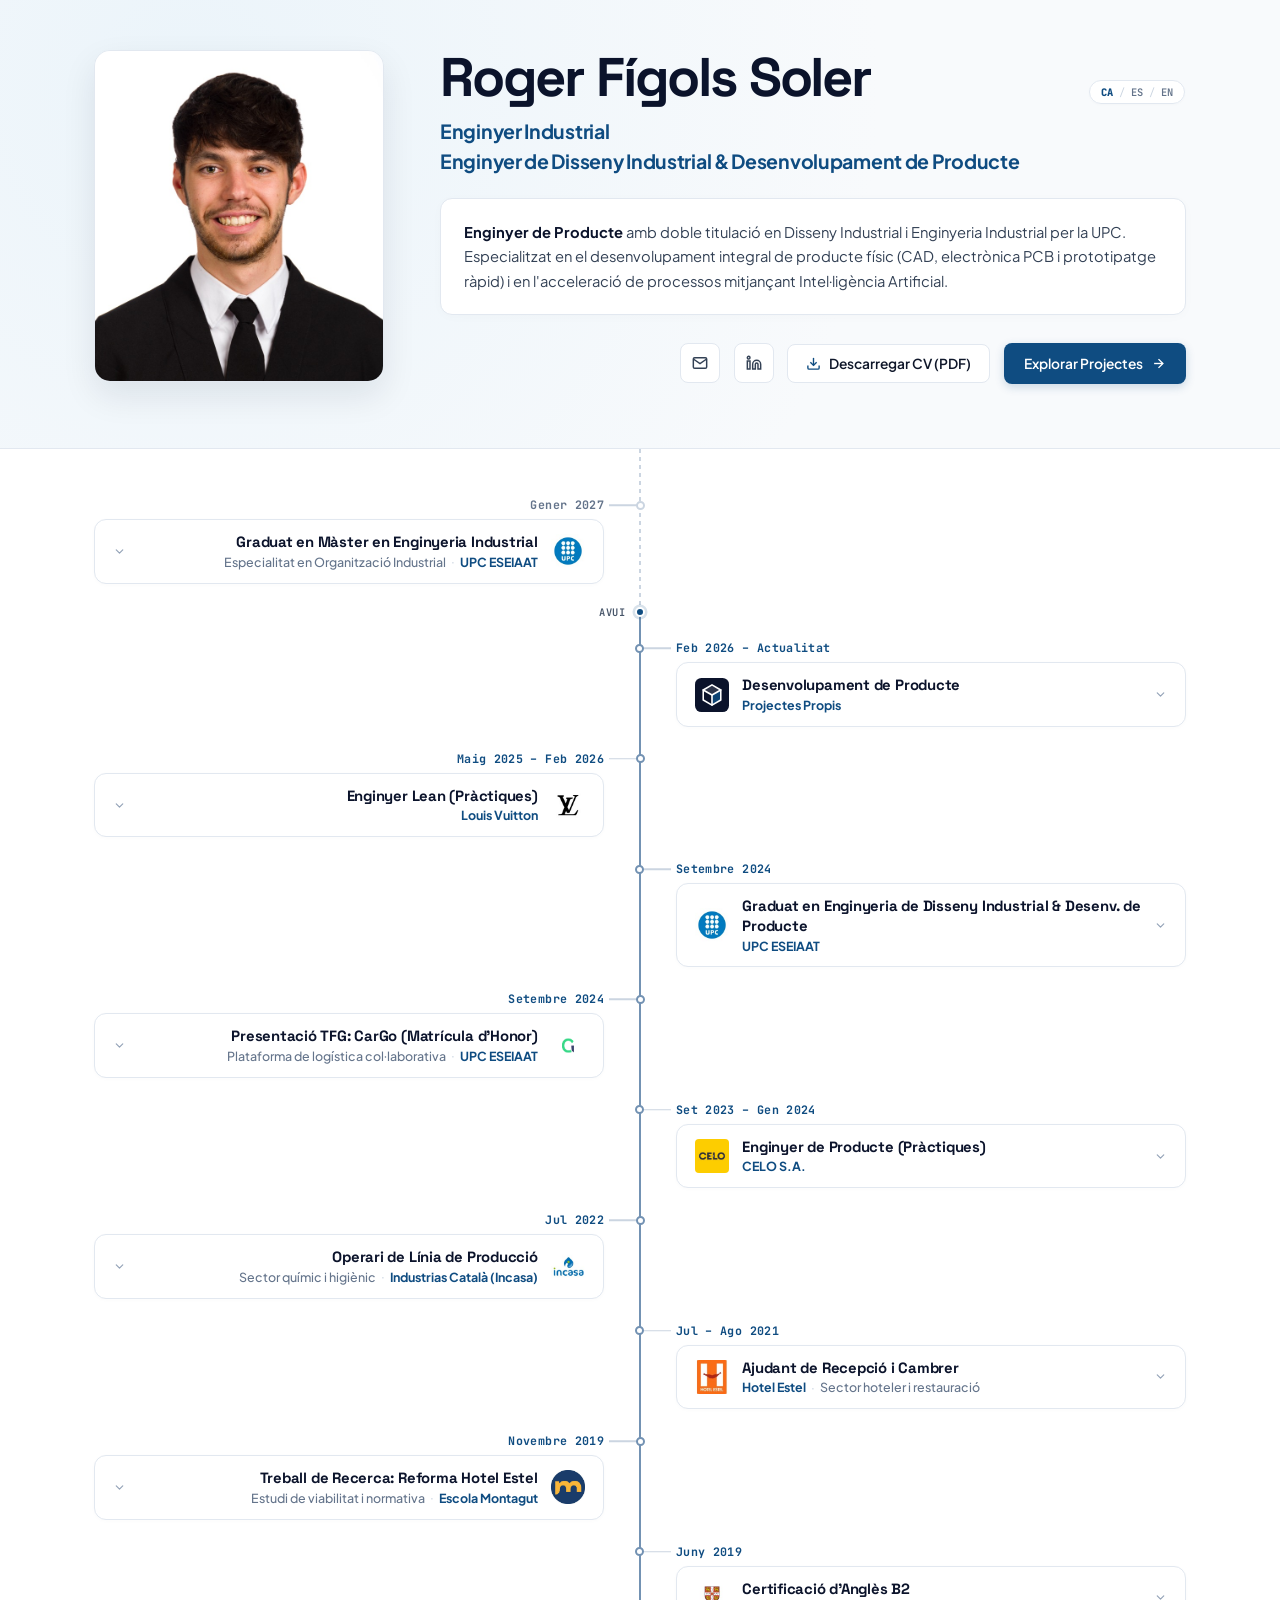
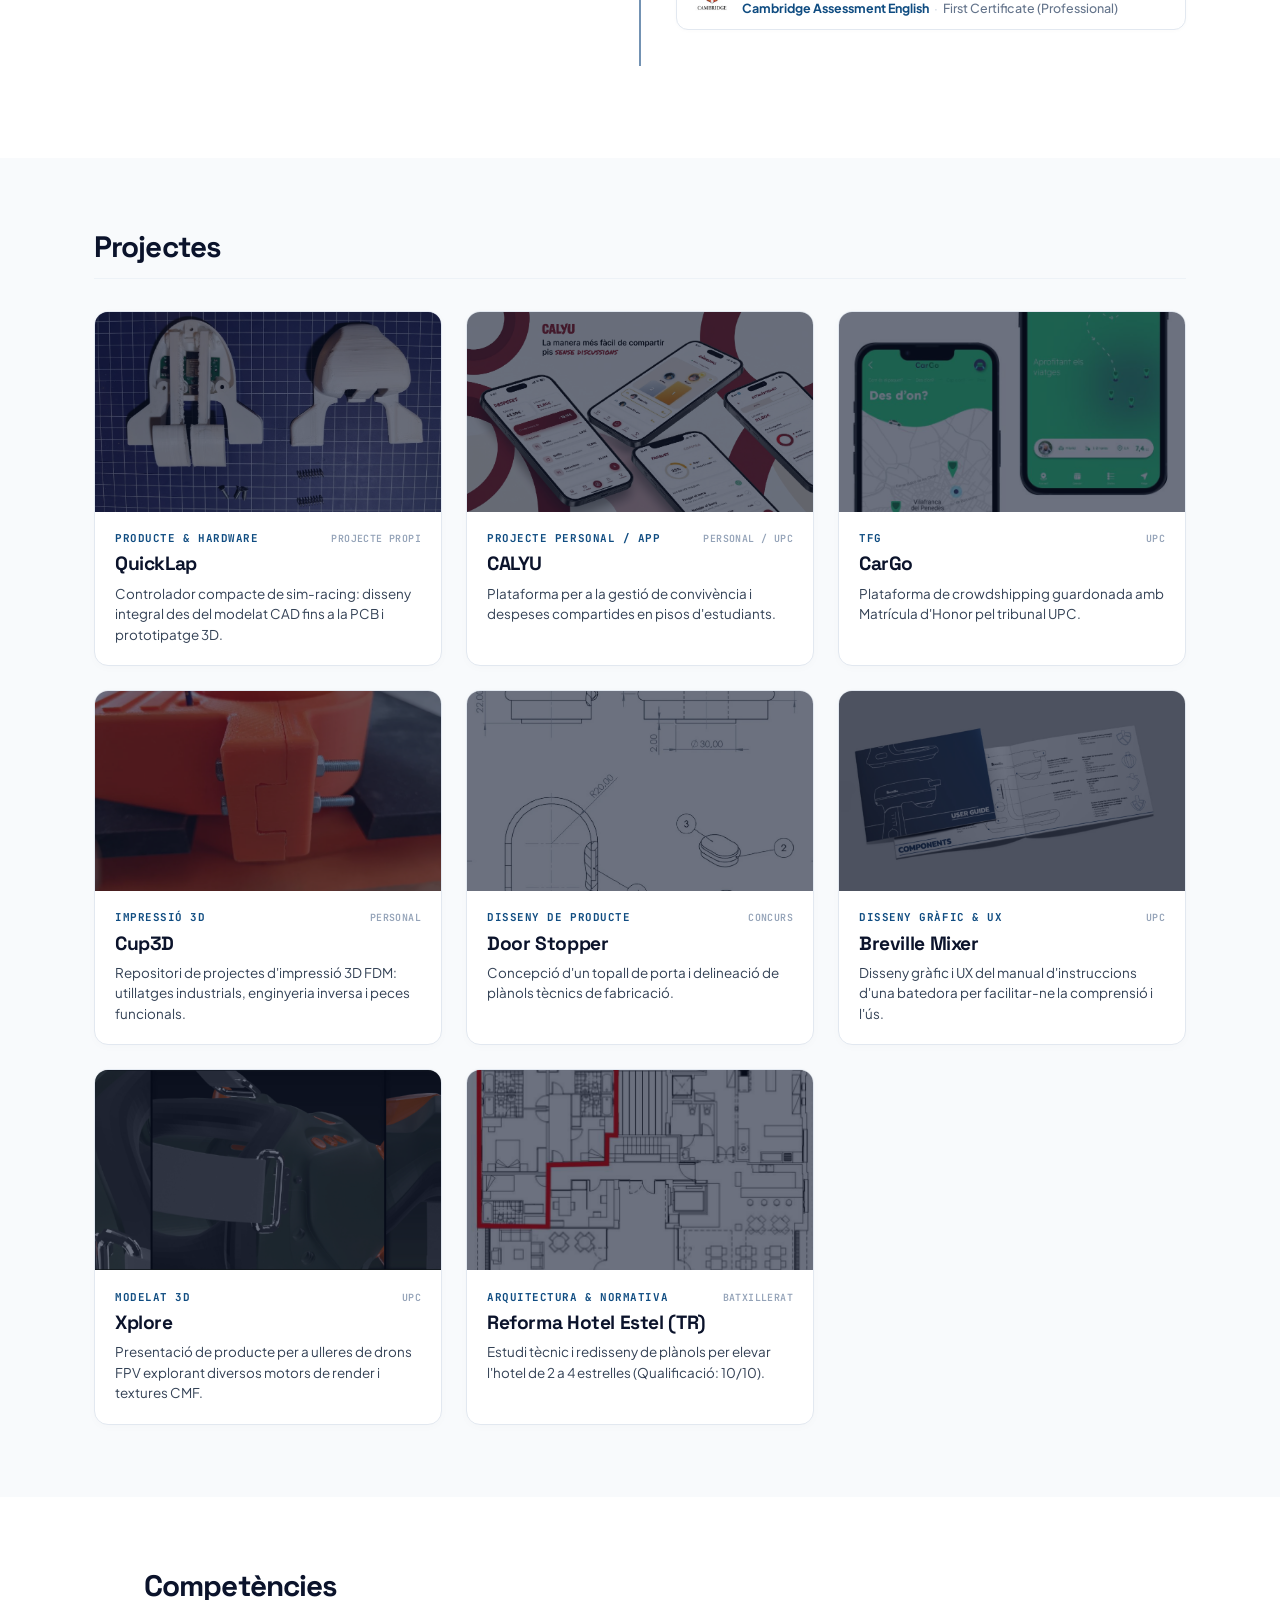
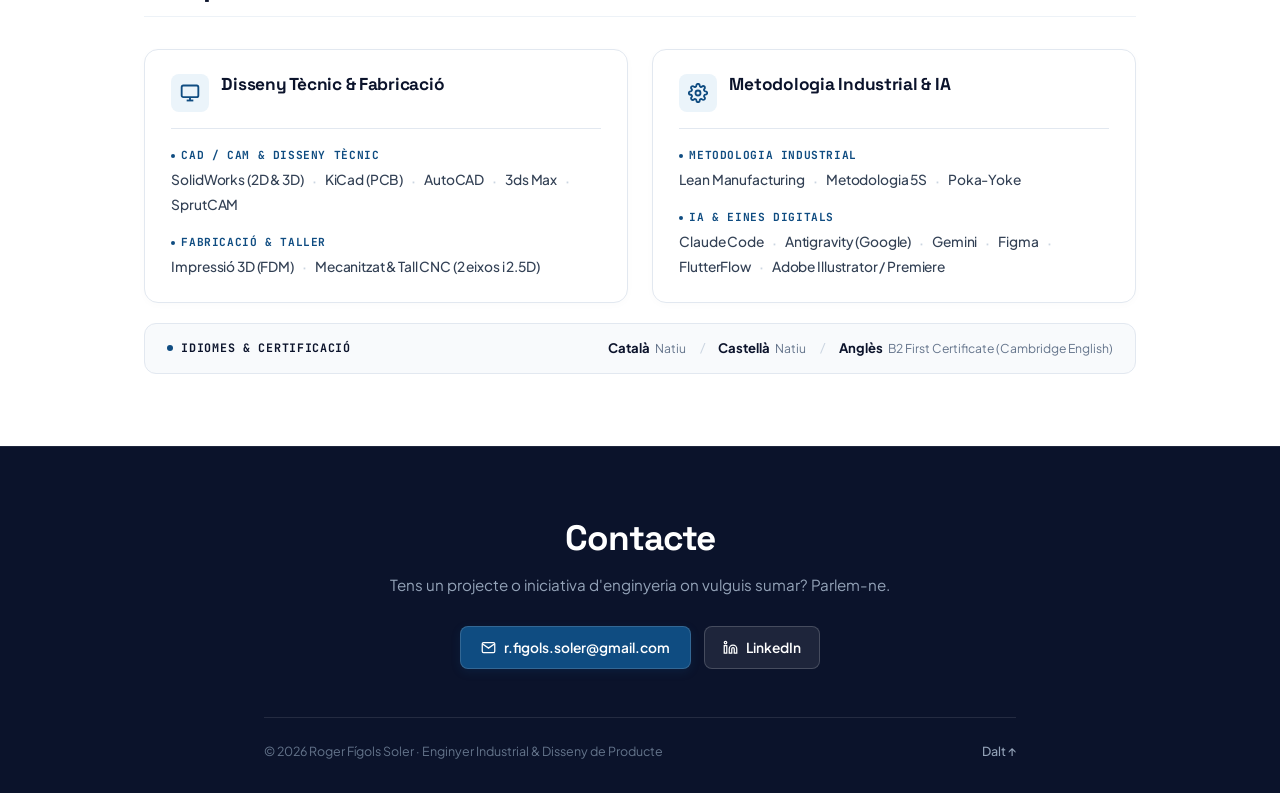
<file: index.html>
<!DOCTYPE html>
<html lang="ca">
<head>
  <meta charset="UTF-8">
  <meta name="viewport" content="width=device-width, initial-scale=1.0">
  <title>Roger Fígols Soler · Enginyer Industrial & Enginyer de Disseny Industrial</title>
  <meta name="description" content="Portfolio professional de Roger Fígols Soler. Enginyer Industrial i Enginyer de Disseny Industrial i Desenvolupament de Producte (UPC).">
  <!-- Option 1: Direct link only (Invisible to Google and search engine crawlers) -->
  <meta name="robots" content="noindex, nofollow">
  
  <!-- Fonts -->
  <link rel="preconnect" href="https://fonts.googleapis.com">
  <link rel="preconnect" href="https://fonts.gstatic.com" crossorigin>
  <link href="https://fonts.googleapis.com/css2?family=JetBrains+Mono:wght@400;500;600&family=Plus+Jakarta+Sans:wght@300;400;500;600;700;800&family=Space+Grotesk:wght@500;600;700;800&display=swap" rel="stylesheet">
  
  <!-- Styles -->
  <link rel="stylesheet" href="styles.css">
</head>
<body>

  <!-- HERO SECTION (PHOTO ON LEFT, BIO ON RIGHT) -->
  <section class="hero-section">
    <div class="hero-inner">
      
      <div class="hero-grid">
        <!-- Left / Portrait (Photo Only) -->
        <div class="hero-portrait-col">
          <div class="portrait-wrap">
            <img src="assets/photo.jpg" alt="Roger Fígols Soler" class="portrait-img">
          </div>
        </div>

        <!-- Right / Presentation & Bio -->
        <div class="hero-content">
          <div class="hero-header-row">
            <h1 class="hero-name">Roger Fígols Soler</h1>
            <div class="lang-switch" role="group" aria-label="Selector d'idioma">
              <button class="lang-btn active" data-lang="ca">CA</button>
              <span class="lang-sep">/</span>
              <button class="lang-btn" data-lang="es">ES</button>
              <span class="lang-sep">/</span>
              <button class="lang-btn" data-lang="en">EN</button>
            </div>
          </div>
          
          <div class="hero-titles">
            <div class="hero-title-line" data-i18n="hero_title_1">Enginyer Industrial</div>
            <div class="hero-title-line" data-i18n="hero_title_2">Enginyer de Disseny Industrial &amp; Desenvolupament de Producte</div>
          </div>
          
          <div class="hero-summary">
            <p data-i18n="hero_bio">
              <strong>Enginyer de Producte</strong> amb doble titulació en Disseny Industrial i Enginyeria Industrial per la UPC. Especialitzat en el desenvolupament integral de producte físic (CAD, electrònica PCB i prototipatge ràpid) i en l'acceleració de processos mitjançant Intel·ligència Artificial.
            </p>
          </div>

          <!-- CTAs & Contact: Justified to right corner, Explorar Projectes at far right -->
          <div class="hero-actions">
            <div class="hero-actions-social">
              <a href="mailto:r.figols.soler@gmail.com" class="btn-social-icon" title="Enviar correu">
                <svg viewBox="0 0 24 24" fill="none" stroke="currentColor" stroke-width="2.2"><path d="M4 4h16c1.1 0 2 .9 2 2v12c0 1.1-.9 2-2 2H4c-1.1 0-2-.9-2-2V6c0-1.1.9-2 2-2z"/><polyline points="22,6 12,13 2,6"/></svg>
              </a>
              <a href="https://www.linkedin.com/in/roger-f-8a282818b" target="_blank" rel="noreferrer" class="btn-social-icon" title="LinkedIn">
                <svg viewBox="0 0 24 24" fill="none" stroke="currentColor" stroke-width="2.2"><path d="M16 8a6 6 0 0 1 6 6v7h-4v-7a2 2 0 0 0-2-2 2 2 0 0 0-2 2v7h-4v-7a6 6 0 0 1 6-6z"/><rect x="2" y="9" width="4" height="12"/><circle cx="4" cy="4" r="2"/></svg>
              </a>
            </div>
            <div class="hero-actions-main">
              <button class="btn-secondary open-cv-modal-trigger">
                <svg viewBox="0 0 24 24" fill="none" stroke="currentColor" stroke-width="2.2"><path d="M21 15v4a2 2 0 0 1-2 2H5a2 2 0 0 1-2-2v-4"/><polyline points="7 10 12 15 17 10"/><line x1="12" y1="15" x2="12" y2="3"/></svg>
                <span data-i18n="btn_cv">Descarregar CV (PDF)</span>
              </button>
              <a href="#projectes" class="btn-primary">
                <span data-i18n="btn_projects">Explorar Projectes</span>
                <svg viewBox="0 0 24 24" fill="none" stroke="currentColor" stroke-width="2.2"><line x1="5" y1="12" x2="19" y2="12"/><polyline points="12 5 19 12 12 19"/></svg>
              </a>
            </div>
          </div>
        </div>
      </div>

    </div>
  </section>

  <!-- TRAJECTÒRIA / TIMELINE SECTION -->
  <section id="trajectoria" class="section-block bg-white">
    <div class="section-inner max-w-timeline">
      


      <!-- Symmetrical Center-Spine Timeline Structure -->
      <div class="timeline-center-wrapper">
        <div class="timeline-center-spine">
          <div class="timeline-spine-progress" aria-hidden="true"></div>
        </div>

        <!-- ITEM 1: MÀSTER ENGINYERIA INDUSTRIAL (LEFT CARD) -->
        <div class="timeline-item item-left timeline-item-future" data-category="academica">
          <div class="timeline-dot"></div>
          <div class="timeline-date-above" data-i18n="t1_date">Gener 2027</div>
          <div class="timeline-card" onclick="toggleTimeline(this)">
            <div class="timeline-card-header card-header-left">
              <svg class="timeline-caret" width="14" height="14" viewBox="0 0 24 24" fill="none" stroke="currentColor" stroke-width="2.2" stroke-linecap="round" stroke-linejoin="round"><polyline points="6 9 12 15 18 9"></polyline></svg>
              <div class="timeline-header-text">
                <h3 class="timeline-role" data-i18n="t1_role">Graduat en Màster en Enginyeria Industrial</h3>
                <div class="timeline-place"><span class="sub-desc" data-i18n="t1_sub">Especialitat en Organització Industrial</span><span class="sub-sep">·</span><span class="entity-name">UPC ESEIAAT</span></div>
              </div>
              <div class="card-logo-wrap">
                <img src="assets/logo_upc.png" alt="UPC" class="card-logo-img">
              </div>
            </div>

            <div class="timeline-drawer">
              <p class="drawer-paragraph" data-i18n="t1_drawer"><strong>Ubicació</strong>: Terrassa (UPC ESEIAAT).<br><br>Aprofundiment avançat en gestió integral de projectes industrials, càlcul estructural, optimització de plantes, sistemes energètics i integració tecnològica. Desenvolupament en curs del Treball de Fi de Màster (TFM).</p>
            </div>
          </div>
        </div>

        <!-- PRESENT MARKER (AVUI) -->
        <div class="timeline-now-marker" aria-label="Punt actual de la trajectòria">
          <span class="timeline-now-label" data-i18n="timeline_now">Avui</span>
          <span class="timeline-now-dot" aria-hidden="true"></span>
        </div>

        <!-- ITEM 2: DESENVOLUPAMENT DE PRODUCTE · PROJECTES PROPIS (RIGHT CARD) -->
        <div class="timeline-item item-right" data-category="feina">
          <div class="timeline-dot"></div>
          <div class="timeline-date-above" data-i18n="t2_date">Feb 2026 – Actualitat</div>
          <div class="timeline-card" onclick="toggleTimeline(this)">
            <div class="timeline-card-header card-header-right">
              <div class="card-logo-wrap">
                <img src="assets/logo_product_cube.svg" alt="Projectes Propis" class="card-logo-img">
              </div>
              <div class="timeline-header-text">
                <h3 class="timeline-role" data-i18n="t2_role">Desenvolupament de Producte</h3>
                <div class="timeline-place"><span class="entity-name" data-i18n="t2_company">Projectes Propis</span></div>
              </div>
              <svg class="timeline-caret" width="14" height="14" viewBox="0 0 24 24" fill="none" stroke="currentColor" stroke-width="2.2" stroke-linecap="round" stroke-linejoin="round"><polyline points="6 9 12 15 18 9"></polyline></svg>
            </div>

            <div class="timeline-drawer">
              <ul class="detail-list" data-i18n="t2_drawer">
                <li><strong>Quicklap</strong>: Desenvolupament d'un dispositiu de control per a simulació de conducció: disseny integral des del modelat CAD fins a la placa electrònica (PCB) i prototipatge 3D.</li>
                <li><strong>Automatització de processos amb IA</strong>: Desenvolupament i integració de fluxos de treball automatitzats amb IA per a empreses.</li>
                <li><strong>CALYU</strong>: Concepció i desenvolupament d'una aplicació mòbil per a la convivència en pisos compartits, impulsada amb el suport del programa Emprèn UPC.</li>
              </ul>
            </div>
          </div>
        </div>

        <!-- ITEM 3: LOUIS VUITTON (LEFT CARD) -->
        <div class="timeline-item item-left" data-category="feina">
          <div class="timeline-dot"></div>
          <div class="timeline-date-above" data-i18n="t3_date">Maig 2025 – Feb 2026</div>
          <div class="timeline-card" onclick="toggleTimeline(this)">
            <div class="timeline-card-header card-header-left">
              <svg class="timeline-caret" width="14" height="14" viewBox="0 0 24 24" fill="none" stroke="currentColor" stroke-width="2.2" stroke-linecap="round" stroke-linejoin="round"><polyline points="6 9 12 15 18 9"></polyline></svg>
              <div class="timeline-header-text">
                <h3 class="timeline-role" data-i18n="t3_role">Enginyer Lean (Pràctiques)</h3>
                <div class="timeline-place"><span class="entity-name">Louis Vuitton</span></div>
              </div>
              <div class="card-logo-wrap">
                <img src="assets/logo_lv.png" alt="Louis Vuitton" class="card-logo-img">
              </div>
            </div>

            <div class="timeline-drawer">
              <ul class="detail-list" data-i18n="t3_drawer">
                <li><strong>Metodologies Lean Manufacturing &amp; 5S</strong>: Implementació pràctica d'eines d'organització, estandardització i eficiència operativa directament a línia de producció.</li>
                <li><strong>Optimització de processos</strong>: Anàlisi de colls d'ampolla i desaprofitaments per elevar la productivitat respectant els estàndards de luxe artesanal.</li>
                <li><strong>Treball interdisciplinari</strong>: Coordinació transversal diària amb els equips de producció, manteniment, control de qualitat i operaris de línia per aplicar millores operatives duradores.</li>
                <li><strong>Automatització de processos &amp; IA (Iniciativa pròpia)</strong>: Desenvolupament en paral·lel d'una eina basada en macros i IA per generar documentació tècnica recurrent amb un sol clic, reduint el temps dedicat a la tasca en un 75%.</li>
              </ul>
            </div>
          </div>
        </div>

        <!-- ITEM 4: GRAU DISSENY INDUSTRIAL (RIGHT CARD - BEFORE CARGO) -->
        <div class="timeline-item item-right" data-category="academica">
          <div class="timeline-dot"></div>
          <div class="timeline-date-above" data-i18n="t4_date">Setembre 2024</div>
          <div class="timeline-card" onclick="toggleTimeline(this)">
            <div class="timeline-card-header card-header-right">
              <div class="card-logo-wrap">
                <img src="assets/logo_upc.png" alt="UPC" class="card-logo-img">
              </div>
              <div class="timeline-header-text">
                <h3 class="timeline-role" data-i18n="t4_role">Graduat en Enginyeria de Disseny Industrial &amp; Desenv. de Producte</h3>
                <div class="timeline-place"><span class="entity-name">UPC ESEIAAT</span></div>
              </div>
              <svg class="timeline-caret" width="14" height="14" viewBox="0 0 24 24" fill="none" stroke="currentColor" stroke-width="2.2" stroke-linecap="round" stroke-linejoin="round"><polyline points="6 9 12 15 18 9"></polyline></svg>
            </div>

            <div class="timeline-drawer">
              <p class="drawer-paragraph" data-i18n="t4_drawer"><strong>Ubicació</strong>: Terrassa (Universitat Politècnica de Catalunya).<br><br>Formació troncal completa de 4 anys (2020–2024) que fusiona enginyeria mecànica, modelat 3D CAD/CAM (SolidWorks), selecció de materials plàstics i metàl·lics, processos de manufactura, ergonomia, disseny per a fabricació (DFM) i prototipatge ràpid.</p>
            </div>
          </div>
        </div>

        <!-- ITEM 5: CARGO - TFG MATRÍCULA D'HONOR (LEFT CARD - AFTER DEGREE) -->
        <div class="timeline-item item-left" data-category="academica">
          <div class="timeline-dot"></div>
          <div class="timeline-date-above" data-i18n="t5_date">Setembre 2024</div>
          <div class="timeline-card" onclick="toggleTimeline(this)">
            <div class="timeline-card-header card-header-left">
              <svg class="timeline-caret" width="14" height="14" viewBox="0 0 24 24" fill="none" stroke="currentColor" stroke-width="2.2" stroke-linecap="round" stroke-linejoin="round"><polyline points="6 9 12 15 18 9"></polyline></svg>
              <div class="timeline-header-text">
                <h3 class="timeline-role" data-i18n="t5_role">Presentació TFG: CarGo (Matrícula d'Honor)</h3>
                <div class="timeline-place"><span class="sub-desc" data-i18n="t5_sub">Plataforma de logística col·laborativa</span><span class="sub-sep">·</span><span class="entity-name">UPC ESEIAAT</span></div>
              </div>
              <div class="card-logo-wrap">
                <img src="assets/logo_cargo.png" alt="CarGo" class="card-logo-img">
              </div>
            </div>

            <div class="timeline-drawer">
              <ul class="detail-list" data-i18n="t5_drawer">
                <li><strong>Qualificació &amp; Reconeixement</strong>: Guardonat amb <strong>Matrícula d'Honor</strong> pel tribunal d'avaluació de la UPC (Terrassa) per la seva viabilitat tècnica, impacte ambiental reduint emissions de CO₂ i optimització de costos logístics.</li>
                <li><strong>Concepció i model de negoci</strong>: Plataforma de crowdshipping que aprofita els desplaçaments habituals que les persones ja han de fer per transportar paqueteria a mitjanes distàncies a través de xarxa de punts de conveniència.</li>
              </ul>
            </div>
          </div>
        </div>

        <!-- ITEM 6: CELO (RIGHT CARD) -->
        <div class="timeline-item item-right" data-category="feina">
          <div class="timeline-dot"></div>
          <div class="timeline-date-above" data-i18n="t6_date">Set 2023 – Gen 2024</div>
          <div class="timeline-card" onclick="toggleTimeline(this)">
            <div class="timeline-card-header card-header-right">
              <div class="card-logo-wrap">
                <img src="assets/logo_celo.png" alt="CELO" class="card-logo-img">
              </div>
              <div class="timeline-header-text">
                <h3 class="timeline-role" data-i18n="t6_role">Enginyer de Producte (Pràctiques)</h3>
                <div class="timeline-place"><span class="entity-name">CELO S.A.</span></div>
              </div>
              <svg class="timeline-caret" width="14" height="14" viewBox="0 0 24 24" fill="none" stroke="currentColor" stroke-width="2.2" stroke-linecap="round" stroke-linejoin="round"><polyline points="6 9 12 15 18 9"></polyline></svg>
            </div>

            <div class="timeline-drawer">
              <ul class="detail-list" data-i18n="t6_drawer">
                <li><strong>Modelat 3D &amp; Delineació CAD</strong>: Generació, revisió i optimització de plànols tècnics de fabricació mitjançant SolidWorks.</li>
                <li><strong>Enllaç tècnic &amp; Processos</strong>: Comunicació directa amb equips de processos i oficina tècnica per adaptar els dissenys als requeriments de producció i necessitat de client.</li>
              </ul>
            </div>
          </div>
        </div>

        <!-- ITEM 7: INCASA (LEFT CARD) -->
        <div class="timeline-item item-left" data-category="feina">
          <div class="timeline-dot"></div>
          <div class="timeline-date-above" data-i18n="t7_date">Jul 2022</div>
          <div class="timeline-card" onclick="toggleTimeline(this)">
            <div class="timeline-card-header card-header-left">
              <svg class="timeline-caret" width="14" height="14" viewBox="0 0 24 24" fill="none" stroke="currentColor" stroke-width="2.2" stroke-linecap="round" stroke-linejoin="round"><polyline points="6 9 12 15 18 9"></polyline></svg>
              <div class="timeline-header-text">
                <h3 class="timeline-role" data-i18n="t7_role">Operari de Línia de Producció</h3>
                <div class="timeline-place"><span class="sub-desc" data-i18n="t7_sub">Sector químic i higiènic</span><span class="sub-sep">·</span><span class="entity-name">Industrias Català (Incasa)</span></div>
              </div>
              <div class="card-logo-wrap">
                <img src="assets/logo_incasa.png" alt="Incasa" class="card-logo-img">
              </div>
            </div>

            <div class="timeline-drawer">
              <p class="drawer-paragraph" data-i18n="t7_drawer"><strong>Ubicació</strong>: Vilafranca del Penedès.<br><br>Control de procés, envasament automatitzat, verificació de qualitat en línia i paletització en una planta industrial d'alt ritme de fabricació continu.</p>
            </div>
          </div>
        </div>

        <!-- ITEM 8: HOTEL ESTEL (RIGHT CARD) -->
        <div class="timeline-item item-right" data-category="feina">
          <div class="timeline-dot"></div>
          <div class="timeline-date-above" data-i18n="t8_date">Jul – Ago 2021</div>
          <div class="timeline-card" onclick="toggleTimeline(this)">
            <div class="timeline-card-header card-header-right">
              <div class="card-logo-wrap">
                <img src="assets/logo_estel.png" alt="Hotel Estel" class="card-logo-img">
              </div>
              <div class="timeline-header-text">
                <h3 class="timeline-role" data-i18n="t8_role">Ajudant de Recepció i Cambrer</h3>
                <div class="timeline-place"><span class="entity-name">Hotel Estel</span><span class="sub-sep">·</span><span class="sub-desc" data-i18n="t8_sub">Sector hoteler i restauració</span></div>
              </div>
              <svg class="timeline-caret" width="14" height="14" viewBox="0 0 24 24" fill="none" stroke="currentColor" stroke-width="2.2" stroke-linecap="round" stroke-linejoin="round"><polyline points="6 9 12 15 18 9"></polyline></svg>
            </div>

            <div class="timeline-drawer">
              <p class="drawer-paragraph" data-i18n="t8_drawer"><strong>Ubicació</strong>: Berga.<br><br>Atenció directa al client, gestió àgil de reserves en recepció i coordinació de servei en torns de restaurant.</p>
            </div>
          </div>
        </div>

        <!-- ITEM 9: TREBALL DE RECERCA - HOTEL ESTEL (LEFT CARD) -->
        <div class="timeline-item item-left" data-category="academica">
          <div class="timeline-dot"></div>
          <div class="timeline-date-above" data-i18n="t9_date">Novembre 2019</div>
          <div class="timeline-card" onclick="toggleTimeline(this)">
            <div class="timeline-card-header card-header-left">
              <svg class="timeline-caret" width="14" height="14" viewBox="0 0 24 24" fill="none" stroke="currentColor" stroke-width="2.2" stroke-linecap="round" stroke-linejoin="round"><polyline points="6 9 12 15 18 9"></polyline></svg>
              <div class="timeline-header-text">
                <h3 class="timeline-role" data-i18n="t9_role">Treball de Recerca: Reforma Hotel Estel</h3>
                <div class="timeline-place"><span class="sub-desc" data-i18n="t9_sub">Estudi de viabilitat i normativa</span><span class="sub-sep">·</span><span class="entity-name">Escola Montagut</span></div>
              </div>
              <div class="card-logo-wrap">
                <img src="assets/logo_montagut.png" alt="Escola Montagut" class="card-logo-img">
              </div>
            </div>

            <div class="timeline-drawer">
              <ul class="detail-list" data-i18n="t9_drawer">
                <li><strong>Qualificació &amp; Distinció</strong>: Qualificat amb un <strong>10 / 10</strong> pel tribunal d'avaluació de Batxillerat.</li>
                <li><strong>Compliment normatiu &amp; Viabilitat</strong>: Estudi tècnic de la normativa turística vigent per determinar els requisits legals d'espais, accessibilitat i serveis per elevar l'hotel de 2 a 4 estrelles.</li>
                <li><strong>Delineació i redisseny arquitectònic</strong>: Modificació completa dels plànols arquitectònics: cotes d'habitacions, redistribució de banys, ampliació de zones comunes i integració de nous ascensors.</li>
              </ul>
            </div>
          </div>
        </div>

        <!-- ITEM 10: B2 ANGLÈS (RIGHT CARD) -->
        <div class="timeline-item item-right" data-category="academica">
          <div class="timeline-dot"></div>
          <div class="timeline-date-above" data-i18n="t10_date">Juny 2019</div>
          <div class="timeline-card" onclick="toggleTimeline(this)">
            <div class="timeline-card-header card-header-right">
              <div class="card-logo-wrap">
                <img src="assets/logo_cambridge.png" alt="Cambridge English B2" class="card-logo-img">
              </div>
              <div class="timeline-header-text">
                <h3 class="timeline-role" data-i18n="t10_role">Certificació d'Anglès B2</h3>
                <div class="timeline-place"><span class="entity-name">Cambridge Assessment English</span><span class="sub-sep">·</span><span class="sub-desc" data-i18n="t10_sub">First Certificate (Professional)</span></div>
              </div>
              <svg class="timeline-caret" width="14" height="14" viewBox="0 0 24 24" fill="none" stroke="currentColor" stroke-width="2.2" stroke-linecap="round" stroke-linejoin="round"><polyline points="6 9 12 15 18 9"></polyline></svg>
            </div>

            <div class="timeline-drawer">
              <p class="drawer-paragraph" data-i18n="t10_drawer">Competència comunicativa sòlida per a entorns professionals internacionals, documentació tècnica, redacció d'informes d'enginyeria i presentacions de projecte.</p>
            </div>
          </div>
        </div>

      </div>

    </div>
  </section>

  <!-- PROJECTS SECTION (Directly after Trajectòria) -->
  <section id="projectes" class="section-block bg-slate-50">
    <div class="section-inner max-w-wide">
      
      <div class="section-header-block">
        <h2 class="section-heading" data-i18n="projects_heading">Projectes</h2>
      </div>

      <div class="projects-grid">

        <!-- P0: QUICKLAP -->
        <a href="quicklap.html" class="project-card">
          <div class="project-thumb-wrap" style="background:#0B132B;">
            <img src="assets/project_quicklap.jpg" alt="QuickLap" class="project-thumb-img">
            <div class="project-thumb-overlay"></div>
          </div>
          <div class="project-body">
            <div class="project-header-meta">
              <span class="project-category" data-i18n="p0_cat">Producte &amp; Hardware</span>
              <span class="project-origin" data-i18n="p0_origin">Projecte Propi</span>
            </div>
            <h3 class="project-title">QuickLap</h3>
            <p class="project-text" data-i18n="p0_desc">Controlador compacte de sim-racing: disseny integral des del modelat CAD fins a la PCB i prototipatge 3D.</p>
          </div>
        </a>

        <!-- P1: CALYU -->
        <a href="calyu.html" class="project-card">
          <div class="project-thumb-wrap">
            <img src="assets/project_calyu.png" alt="CALYU" class="project-thumb-img">
            <div class="project-thumb-overlay"></div>
          </div>
          <div class="project-body">
            <div class="project-header-meta">
              <span class="project-category" data-i18n="p1_cat">Projecte Personal / App</span>
              <span class="project-origin" data-i18n="p1_origin">Personal / UPC</span>
            </div>
            <h3 class="project-title">CALYU</h3>
            <p class="project-text" data-i18n="p1_desc">Plataforma per a la gestió de convivència i despeses compartides en pisos d'estudiants.</p>
          </div>
        </a>

        <!-- P3: CARGO -->
        <a href="cargo.html" class="project-card">
          <div class="project-thumb-wrap">
            <img src="assets/project_cargo.png" alt="CarGo" class="project-thumb-img">
            <div class="project-thumb-overlay"></div>
          </div>
          <div class="project-body">
            <div class="project-header-meta">
              <span class="project-category" data-i18n="p3_cat">TFG</span>
              <span class="project-origin" data-i18n="p3_origin">UPC</span>
            </div>
            <h3 class="project-title">CarGo</h3>
            <p class="project-text" data-i18n="p3_desc">Plataforma de crowdshipping guardonada amb Matrícula d'Honor pel tribunal UPC.</p>
          </div>
        </a>

        <!-- P4: CUP3D -->
        <a href="cup3d.html" class="project-card">
          <div class="project-thumb-wrap">
            <img src="assets/project_cup3d.png" alt="Cup3D" class="project-thumb-img">
            <div class="project-thumb-overlay"></div>
          </div>
          <div class="project-body">
            <div class="project-header-meta">
              <span class="project-category" data-i18n="p4_cat">Impressió 3D</span>
              <span class="project-origin" data-i18n="p4_origin">Personal</span>
            </div>
            <h3 class="project-title">Cup3D</h3>
            <p class="project-text" data-i18n="p4_desc">Repositori de projectes d'impressió 3D FDM: utillatges industrials, enginyeria inversa i peces funcionals.</p>
          </div>
        </a>

        <!-- P2: DOOR STOPPER -->
        <a href="door-stopper.html" class="project-card">
          <div class="project-thumb-wrap" style="background:#FFFFFF;">
            <img src="assets/project_doorstopper.png" alt="Door Stopper" class="project-thumb-img">
            <div class="project-thumb-overlay"></div>
          </div>
          <div class="project-body">
            <div class="project-header-meta">
              <span class="project-category" data-i18n="p2_cat">Disseny de Producte</span>
              <span class="project-origin" data-i18n="p2_origin">Concurs</span>
            </div>
            <h3 class="project-title">Door Stopper</h3>
            <p class="project-text" data-i18n="p2_desc">Concepció d'un topall de porta i delineació de plànols tècnics de fabricació.</p>
          </div>
        </a>

        <!-- P6: BREVILLE MIXER -->
        <a href="breville-mixer.html" class="project-card">
          <div class="project-thumb-wrap">
            <img src="assets/project_breville.png" alt="Breville Mixer" class="project-thumb-img">
            <div class="project-thumb-overlay"></div>
          </div>
          <div class="project-body">
            <div class="project-header-meta">
              <span class="project-category" data-i18n="p6_cat">Disseny Gràfic &amp; UX</span>
              <span class="project-origin" data-i18n="p6_origin">UPC</span>
            </div>
            <h3 class="project-title">Breville Mixer</h3>
            <p class="project-text" data-i18n="p6_desc">Disseny gràfic i UX del manual d'instruccions d'una batedora per facilitar-ne la comprensió i l'ús.</p>
          </div>
        </a>

        <!-- P5: XPLORE -->
        <a href="xplore.html" class="project-card">
          <div class="project-thumb-wrap">
            <img src="assets/project_xplore.png" alt="Xplore" class="project-thumb-img">
            <div class="project-thumb-overlay"></div>
          </div>
          <div class="project-body">
            <div class="project-header-meta">
              <span class="project-category" data-i18n="p5_cat">Modelat 3D</span>
              <span class="project-origin" data-i18n="p5_origin">UPC</span>
            </div>
            <h3 class="project-title">Xplore</h3>
            <p class="project-text" data-i18n="p5_desc">Presentació de producte per a ulleres de drons FPV explorant diversos motors de render i textures CMF.</p>
          </div>
        </a>

        <!-- P7: REFORMA HOTEL ESTEL (TR) -->
        <a href="hotel-estel.html" class="project-card">
          <div class="project-thumb-wrap" style="background:#FFFFFF;">
            <img src="assets/project_tr_hotel.png" alt="Reforma Hotel Estel" class="project-thumb-img">
            <div class="project-thumb-overlay"></div>
          </div>
          <div class="project-body">
            <div class="project-header-meta">
              <span class="project-category" data-i18n="p7_cat">Arquitectura &amp; Normativa</span>
              <span class="project-origin" data-i18n="p7_origin">Batxillerat</span>
            </div>
            <h3 class="project-title" data-i18n="p7_title">Reforma Hotel Estel (TR)</h3>
            <p class="project-text" data-i18n="p7_desc">Estudi tècnic i redisseny de plànols per elevar l'hotel de 2 a 4 estrelles (Qualificació: 10/10).</p>
          </div>
        </a>

      </div>

    </div>
  </section>

  <!-- SKILLS / COMPETÈNCIES SECTION (Following Projectes) -->
  <section id="competencies" class="section-block bg-white">
    <div class="section-inner">
      
      <div class="section-header-block">
        <h2 class="section-heading" data-i18n="skills_heading">Competències</h2>
      </div>

      <!-- Two Balanced Panels: CAD, Fabricació & Metodologia, IA -->
      <div class="skills-dual-grid">

        <!-- PANEL 1: DISSENY TÈCNIC & FABRICACIÓ -->
        <div class="skills-panel">
          <div class="skills-panel-header">
            <div class="skills-panel-icon">
              <svg viewBox="0 0 24 24" fill="none" stroke="currentColor" stroke-width="2.2"><rect x="2" y="3" width="20" height="14" rx="2"/><line x1="8" y1="21" x2="16" y2="21"/><line x1="12" y1="17" x2="12" y2="21"/></svg>
            </div>
            <div>
              <h3 class="skills-panel-title" data-i18n="sk_panel1_title">Disseny Tècnic &amp; Fabricació</h3>
            </div>
          </div>

          <div class="skills-spec-rows">
            <!-- Row 1.1: CAD / CAM & Disseny Tècnic -->
            <div class="skills-spec-row">
              <div class="spec-label" data-i18n="sk_row1_1_title">CAD / CAM &amp; Disseny Tècnic</div>
              <div class="spec-list">
                <span class="spec-item">SolidWorks (2D &amp; 3D)</span>
                <span class="spec-sep">·</span>
                <span class="spec-item">KiCad (PCB)</span>
                <span class="spec-sep">·</span>
                <span class="spec-item">AutoCAD</span>
                <span class="spec-sep">·</span>
                <span class="spec-item">3ds Max</span>
                <span class="spec-sep">·</span>
                <span class="spec-item">SprutCAM</span>
              </div>
            </div>

            <!-- Row 1.2: Fabricació & Taller -->
            <div class="skills-spec-row">
              <div class="spec-label" data-i18n="sk_row1_2_title">Fabricació &amp; Taller</div>
              <div class="spec-list">
                <span class="spec-item" data-i18n="sk_item_3dprint">Impressió 3D (FDM)</span>
                <span class="spec-sep">·</span>
                <span class="spec-item" data-i18n="sk_item_cnc">Mecanitzat &amp; Tall CNC (2 eixos i 2.5D)</span>
              </div>
            </div>
          </div>
        </div>

        <!-- PANEL 2: METODOLOGIA INDUSTRIAL & IA -->
        <div class="skills-panel">
          <div class="skills-panel-header">
            <div class="skills-panel-icon">
              <svg viewBox="0 0 24 24" fill="none" stroke="currentColor" stroke-width="2.2"><circle cx="12" cy="12" r="3"/><path d="M19.4 15a1.65 1.65 0 0 0 .33 1.82l.06.06a2 2 0 0 1 0 2.83 2 2 0 0 1-2.83 0l-.06-.06a1.65 1.65 0 0 0-1.82-.33 1.65 1.65 0 0 0-1 1.51V21a2 2 0 0 1-2 2 2 2 0 0 1-2-2v-.09A1.65 1.65 0 0 0 9 19.4a1.65 1.65 0 0 0-1.82.33l-.06.06a2 2 0 0 1-2.83 0 2 2 0 0 1 0-2.83l.06-.06a1.65 1.65 0 0 0 .33-1.82 1.65 1.65 0 0 0-1.51-1H3a2 2 0 0 1-2-2 2 2 0 0 1 2-2h.09A1.65 1.65 0 0 0 4.6 9a1.65 1.65 0 0 0-.33-1.82l-.06-.06a2 2 0 0 1 0-2.83 2 2 0 0 1 2.83 0l.06.06a1.65 1.65 0 0 0 1.82.33H9a1.65 1.65 0 0 0 1-1.51V3a2 2 0 0 1 2-2 2 2 0 0 1 2 2v.09a1.65 1.65 0 0 0 1 1.51 1.65 1.65 0 0 0 1.82-.33l.06-.06a2 2 0 0 1 2.83 0 2 2 0 0 1 0 2.83l-.06.06a1.65 1.65 0 0 0-.33 1.82V9a1.65 1.65 0 0 0 1.51 1H21a2 2 0 0 1 2 2 2 2 0 0 1-2 2h-.09a1.65 1.65 0 0 0-1.51 1z"/></svg>
            </div>
            <div>
              <h3 class="skills-panel-title" data-i18n="sk_panel2_title">Metodologia Industrial &amp; IA</h3>
            </div>
          </div>

          <div class="skills-spec-rows">
            <!-- Row 2.1: Metodologia Industrial -->
            <div class="skills-spec-row">
              <div class="spec-label" data-i18n="sk_row2_1_title">Metodologia Industrial</div>
              <div class="spec-list">
                <span class="spec-item">Lean Manufacturing</span>
                <span class="spec-sep">·</span>
                <span class="spec-item" data-i18n="sk_item_5s">Metodologia 5S</span>
                <span class="spec-sep">·</span>
                <span class="spec-item">Poka-Yoke</span>
              </div>
            </div>

            <!-- Row 2.2: IA & Eines Digitals -->
            <div class="skills-spec-row">
              <div class="spec-label" data-i18n="sk_row2_2_title">IA &amp; Eines Digitals</div>
              <div class="spec-list">
                <span class="spec-item">Claude Code</span>
                <span class="spec-sep">·</span>
                <span class="spec-item">Antigravity (Google)</span>
                <span class="spec-sep">·</span>
                <span class="spec-item">Gemini</span>
                <span class="spec-sep">·</span>
                <span class="spec-item">Figma</span>
                <span class="spec-sep">·</span>
                <span class="spec-item">FlutterFlow</span>
                <span class="spec-sep">·</span>
                <span class="spec-item">Adobe Illustrator / Premiere</span>
              </div>
            </div>
          </div>
        </div>

      </div>

      <!-- Languages & Certifications Bar -->
      <div class="skills-lang-bar">
        <div class="lang-bar-title" data-i18n="sk_lang_title">Idiomes &amp; Certificació</div>
        <div class="lang-bar-items">
          <div class="lang-bar-item">
            <span class="lang-name" data-i18n="sk_lang_name_ca">Català</span>
            <span class="lang-level" data-i18n="sk_lang_ca">Natiu</span>
          </div>
          <span class="lang-bar-sep">/</span>
          <div class="lang-bar-item">
            <span class="lang-name" data-i18n="sk_lang_name_es">Castellà</span>
            <span class="lang-level" data-i18n="sk_lang_es">Natiu</span>
          </div>
          <span class="lang-bar-sep">/</span>
          <div class="lang-bar-item">
            <span class="lang-name" data-i18n="sk_lang_name_en">Anglès</span>
            <span class="lang-level" data-i18n="sk_lang_en">B2 First Certificate (Cambridge English)</span>
          </div>
        </div>
      </div>

    </div>
  </section>

  <!-- FOOTER & CONTACT -->
  <footer id="contacte" class="site-footer">
    <div class="footer-inner">
      <h2 class="footer-title" data-i18n="contact_heading">Contacte</h2>
      <p class="footer-desc" data-i18n="contact_desc">Tens un projecte o iniciativa d'enginyeria on vulguis sumar? Parlem-ne.</p>

      <div class="footer-buttons">
        <a href="mailto:r.figols.soler@gmail.com" class="btn-primary">
          <svg viewBox="0 0 24 24" fill="none" stroke="currentColor" stroke-width="2"><path d="M4 4h16c1.1 0 2 .9 2 2v12c0 1.1-.9 2-2 2H4c-1.1 0-2-.9-2-2V6c0-1.1.9-2 2-2z"/><polyline points="22,6 12,13 2,6"/></svg>
          <span>r.figols.soler@gmail.com</span>
        </a>
        <a href="https://www.linkedin.com/in/roger-f-8a282818b" target="_blank" rel="noreferrer" class="btn-secondary">
          <svg viewBox="0 0 24 24" fill="none" stroke="currentColor" stroke-width="2"><path d="M16 8a6 6 0 0 1 6 6v7h-4v-7a2 2 0 0 0-2-2 2 2 0 0 0-2 2v7h-4v-7a6 6 0 0 1 6-6z"/><rect x="2" y="9" width="4" height="12"/><circle cx="4" cy="4" r="2"/></svg>
          <span>LinkedIn</span>
        </a>
      </div>

      <div class="footer-bottom-bar">
        <div data-i18n="footer_rights">© 2026 Roger Fígols Soler · Enginyer Industrial &amp; Disseny de Producte</div>
        <a href="#" class="back-to-top" data-i18n="back_to_top">Dalt ↑</a>
      </div>
    </div>
  </footer>

  <!-- MODAL CV DOWNLOAD -->
  <div id="cv-modal" class="modal-backdrop hidden">
    <div class="modal-card">
      <div class="modal-header">
        <div class="modal-title-row">
          <svg viewBox="0 0 24 24" fill="none" stroke="currentColor" stroke-width="2"><path d="M14 2H6a2 2 0 0 0-2 2v16a2 2 0 0 0 2 2h12a2 2 0 0 0 2-2V8z"/><polyline points="14 2 14 8 20 8"/></svg>
          <h3 class="modal-title" data-i18n="modal_title">Descarregar CV en PDF</h3>
        </div>
        <button id="close-cv-modal" class="modal-close-btn" aria-label="Tancar">&times;</button>
      </div>

      <div class="modal-lang-list">
        <a href="assets/cv_ca.pdf" target="_blank" download="CV_Roger_Figols_CA.pdf" class="modal-download-row">
          <div class="modal-download-info">
            <span class="lang-flag">CA</span>
            <span class="lang-title" data-i18n="modal_btn_ca">Currículum en Català</span>
          </div>
          <span class="download-arrow">
            <svg width="17" height="17" viewBox="0 0 24 24" fill="none" stroke="currentColor" stroke-width="2.2" stroke-linecap="round" stroke-linejoin="round"><line x1="12" y1="5" x2="12" y2="19"></line><polyline points="19 12 12 19 5 12"></polyline></svg>
          </span>
        </a>

        <a href="assets/cv_es.pdf" target="_blank" download="CV_Roger_Figols_ES.pdf" class="modal-download-row">
          <div class="modal-download-info">
            <span class="lang-flag">ES</span>
            <span class="lang-title" data-i18n="modal_btn_es">Currículum en Castellà</span>
          </div>
          <span class="download-arrow">
            <svg width="17" height="17" viewBox="0 0 24 24" fill="none" stroke="currentColor" stroke-width="2.2" stroke-linecap="round" stroke-linejoin="round"><line x1="12" y1="5" x2="12" y2="19"></line><polyline points="19 12 12 19 5 12"></polyline></svg>
          </span>
        </a>

        <a href="assets/cv_en.pdf" target="_blank" download="CV_Roger_Figols_EN.pdf" class="modal-download-row">
          <div class="modal-download-info">
            <span class="lang-flag">EN</span>
            <span class="lang-title" data-i18n="modal_btn_en">Currículum en Anglès</span>
          </div>
          <span class="download-arrow">
            <svg width="17" height="17" viewBox="0 0 24 24" fill="none" stroke="currentColor" stroke-width="2.2" stroke-linecap="round" stroke-linejoin="round"><line x1="12" y1="5" x2="12" y2="19"></line><polyline points="19 12 12 19 5 12"></polyline></svg>
          </span>
        </a>
      </div>
    </div>
  </div>

  <!-- JavaScript -->
  <script src="app.js"></script>
</body>
</html>
</file>
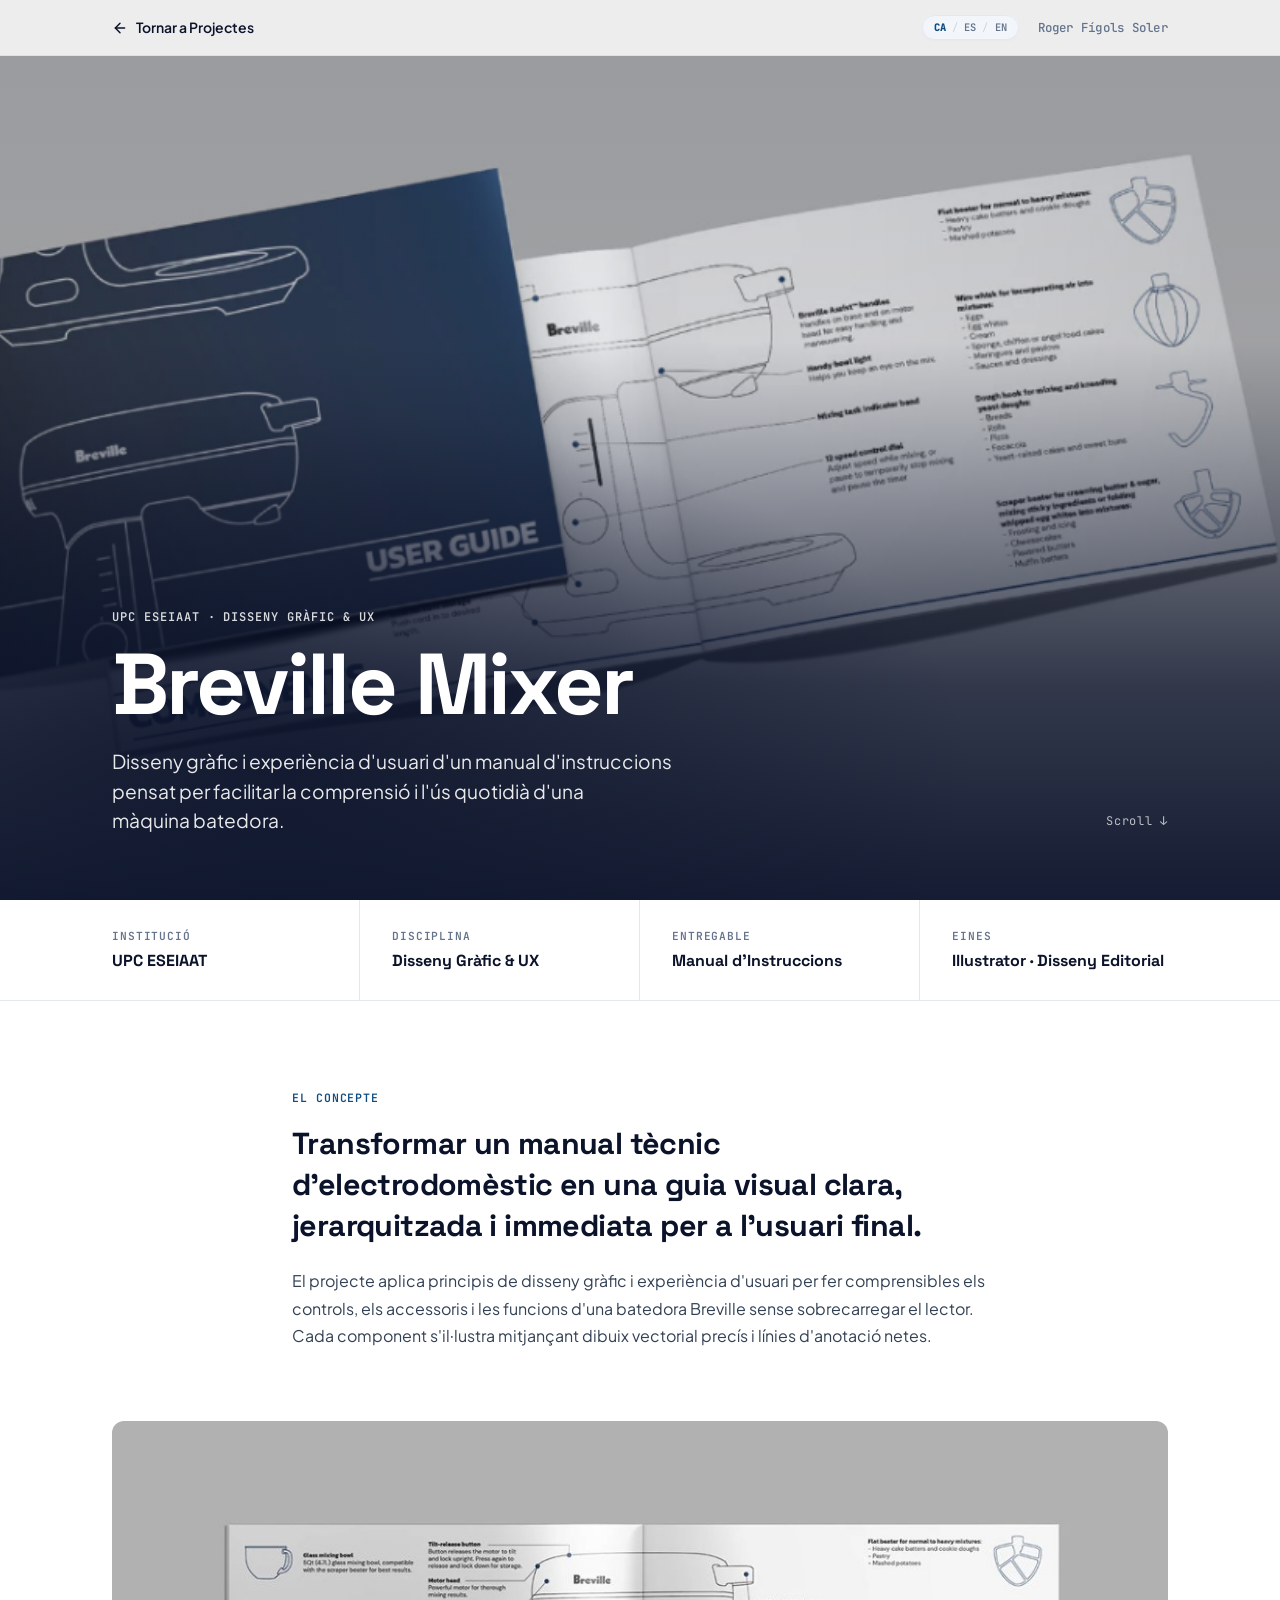
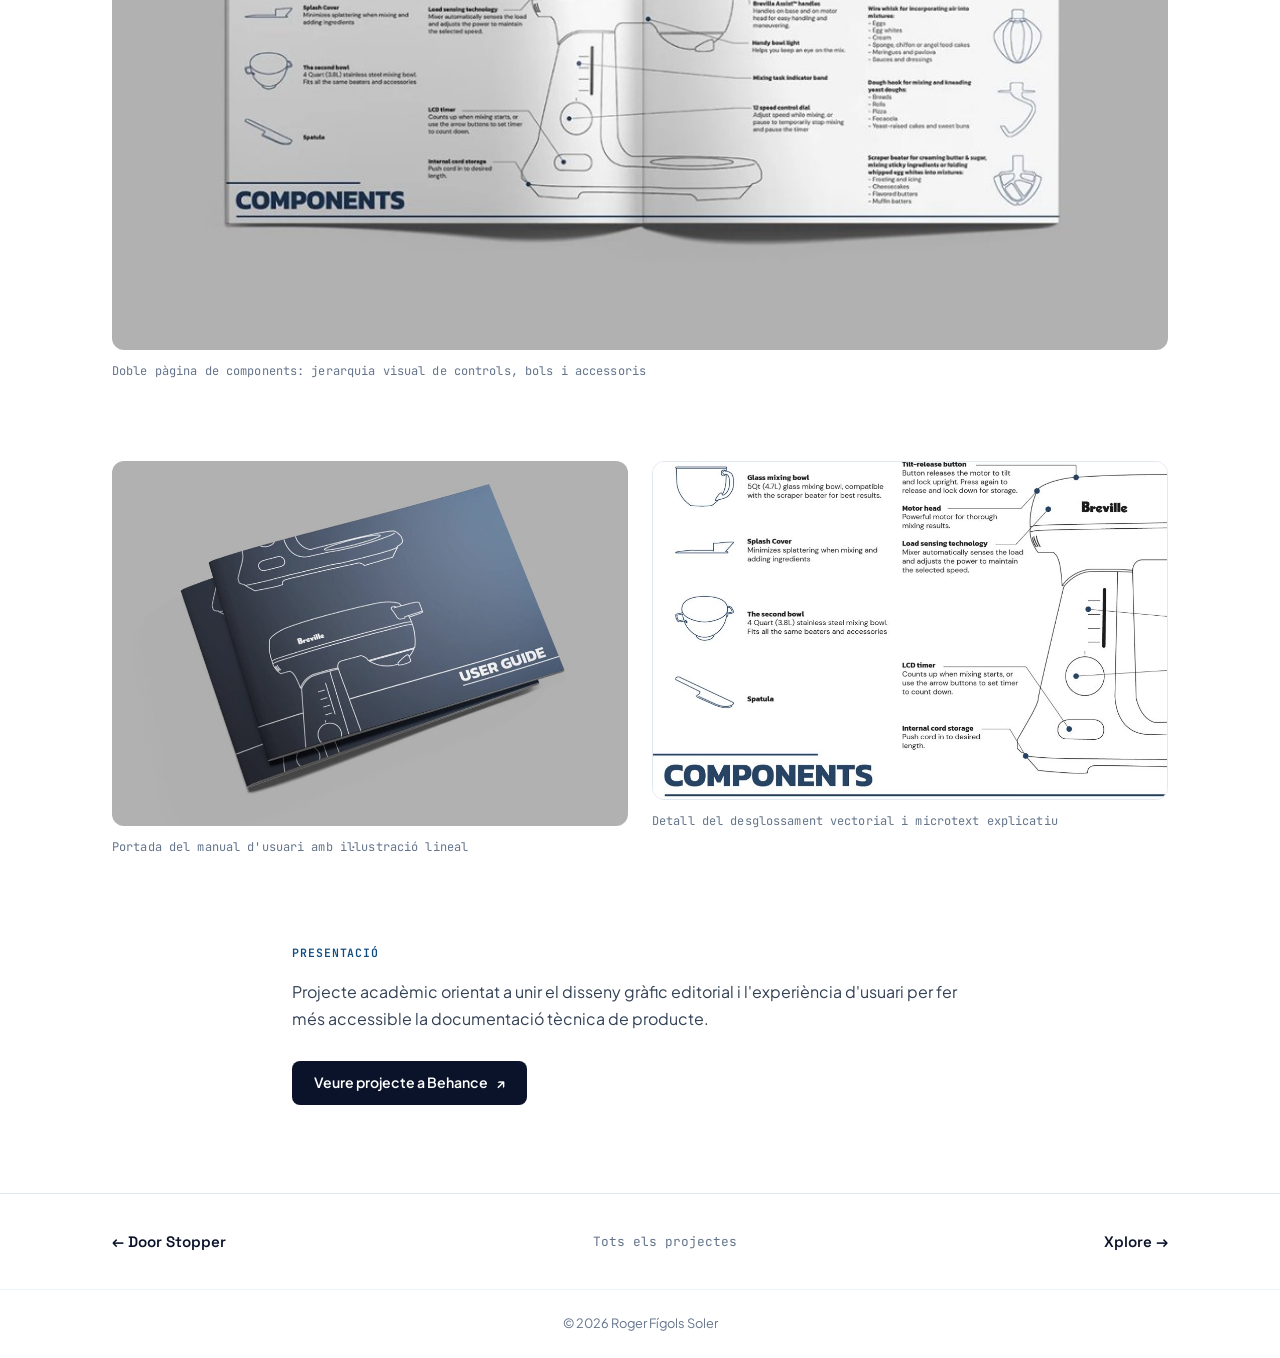
<file: breville-mixer.html>
<!DOCTYPE html>
<html lang="ca">
<head>
  <meta charset="UTF-8">
  <meta name="viewport" content="width=device-width, initial-scale=1.0">
  <title>Breville Mixer – Roger Fígols Soler</title>
  <link rel="preconnect" href="https://fonts.googleapis.com">
  <link rel="preconnect" href="https://fonts.gstatic.com" crossorigin>
  <link href="https://fonts.googleapis.com/css2?family=JetBrains+Mono:wght@400;500;600;700&family=Plus+Jakarta+Sans:wght@400;500;600;700;800&family=Space+Grotesk:wght@500;600;700;800&display=swap" rel="stylesheet">
  <link rel="stylesheet" href="styles.css">
  <link rel="stylesheet" href="project.css">
</head>
<body class="p-project-page" data-project="breville-mixer">

  <!-- 1. COMPACT FIXED TOP NAV -->
  <header class="p-top-bar">
    <div class="p-top-bar-inner">
      <a href="index.html#projectes" class="p-nav-back">
        <svg viewBox="0 0 24 24" fill="none" stroke="currentColor" stroke-width="2.2" stroke-linecap="round" stroke-linejoin="round" aria-hidden="true">
          <line x1="19" y1="12" x2="5" y2="12"></line>
          <polyline points="12 19 5 12 12 5"></polyline>
        </svg>
        <span data-i18n="nav_back">Tornar a Projectes</span>
      </a>
      <div class="p-nav-right">
        <div class="lang-switch p-lang-switch" role="group" aria-label="Selector d'idioma">
          <button type="button" class="lang-btn active" data-lang="ca" aria-pressed="true">CA</button>
          <span class="lang-sep">/</span>
          <button type="button" class="lang-btn" data-lang="es" aria-pressed="false">ES</button>
          <span class="lang-sep">/</span>
          <button type="button" class="lang-btn" data-lang="en" aria-pressed="false">EN</button>
        </div>
        <span class="p-nav-author">Roger Fígols Soler</span>
      </div>
    </div>
  </header>

  <main>
    <!-- 2. FULL-VIEWPORT HERO -->
    <section class="p-hero">
      <img
        src="assets/project_breville.png"
        alt="Breville Mixer — Redisseny formal i manual tècnic d'usuari"
        width="1024"
        height="578"
        fetchpriority="high"
        class="p-hero-bg-img"
        style="object-position: center center;"
      >
      <div class="p-hero-scrim" aria-hidden="true"></div>

      <div class="p-hero-content-wrap">
        <div class="p-hero-text">
          <div class="p-hero-eyebrow" data-i18n="hero_eyebrow">UPC ESEIAAT · DISSENY GRÀFIC &amp; UX</div>
          <h1 class="p-hero-title">Breville Mixer</h1>
          <p class="p-hero-summary" data-i18n="hero_summary">
            Disseny gràfic i experiència d'usuari d'un manual d'instruccions pensat per facilitar la comprensió i l'ús quotidià d'una màquina batedora.
          </p>
        </div>
        <span class="p-scroll-hint" aria-hidden="true">Scroll ↓</span>
      </div>
    </section>

    <!-- 3. MINIMALIST HORIZONTAL SPEC STRIP -->
    <section class="p-spec-strip" aria-label="Especificacions del projecte">
      <div class="p-spec-strip-inner">
        <div class="p-spec-cell">
          <span class="p-spec-label" data-i18n="spec1_l">Institució</span>
          <span class="p-spec-value">UPC ESEIAAT</span>
        </div>
        <div class="p-spec-cell">
          <span class="p-spec-label" data-i18n="spec2_l">Disciplina</span>
          <span class="p-spec-value" data-i18n="spec2_v">Disseny Gràfic &amp; UX</span>
        </div>
        <div class="p-spec-cell">
          <span class="p-spec-label" data-i18n="spec3_l">Entregable</span>
          <span class="p-spec-value" data-i18n="spec3_v">Manual d'Instruccions</span>
        </div>
        <div class="p-spec-cell">
          <span class="p-spec-label" data-i18n="spec4_l">Eines</span>
          <span class="p-spec-value" data-i18n="spec4_v">Illustrator · Disseny Editorial</span>
        </div>
      </div>
    </section>

    <!-- 4a. SHORT EDITORIAL STATEMENT (EL CONCEPTE) -->
    <section class="p-editorial-statement">
      <span class="p-section-eyebrow" data-i18n="sec_concept">El Concepte</span>
      <p class="p-editorial-lead" data-i18n="concept_lead">
        Transformar un manual tècnic d'electrodomèstic en una guia visual clara, jerarquitzada i immediata per a l'usuari final.
      </p>
      <p class="p-editorial-copy" data-i18n="concept_copy">
        El projecte aplica principis de disseny gràfic i experiència d'usuari per fer comprensibles els controls, els accessoris i les funcions d'una batedora Breville sense sobrecarregar el lector. Cada component s'il·lustra mitjançant dibuix vectorial precís i línies d'anotació netes.
      </p>
    </section>

    <!-- 4b. WIDE SPREAD SHOWCASE -->
    <section class="p-gallery-wide" aria-label="Doble pàgina de components">
      <div class="p-photo-frame" style="aspect-ratio: 1024 / 513;">
        <img
          src="assets/breville_spread.jpg"
          alt="Doble pàgina de components del manual d'instruccions Breville"
          width="1024"
          height="513"
          loading="lazy"
        >
      </div>
      <span class="p-gallery-caption" data-i18n="spread_caption">Doble pàgina de components: jerarquia visual de controls, bols i accessoris</span>
    </section>

    <!-- 4c. CLEAN 2-PHOTO GALLERY ROW -->
    <section class="p-gallery-pair" aria-label="Galeria del manual tècnic">
      <figure class="p-gallery-item">
        <div class="p-photo-frame" style="aspect-ratio: 1024 / 725;">
          <img
            src="assets/breville_cover.jpg"
            alt="Portada del manual d'usuari Breville"
            width="1024"
            height="725"
            loading="lazy"
          >
        </div>
        <figcaption class="p-gallery-caption" data-i18n="gal1_caption">Portada del manual d'usuari amb il·lustració lineal</figcaption>
      </figure>

      <figure class="p-gallery-item">
        <div class="p-photo-frame" style="aspect-ratio: 1024 / 673; border: 1px solid var(--border-color); background: #FFFFFF;">
          <img
            src="assets/breville_detail.jpg"
            alt="Detall del desglossament vectorial i anotacions d'ús"
            width="1024"
            height="673"
            loading="lazy"
          >
        </div>
        <figcaption class="p-gallery-caption" data-i18n="gal2_caption">Detall del desglossament vectorial i microtext explicatiu</figcaption>
      </figure>
    </section>

    <!-- 4d. COMPACT CLOSING & BEHANCE LINK -->
    <section class="p-editorial-closing">
      <span class="p-section-eyebrow" data-i18n="sec_presentation">Presentació</span>
      <p class="p-editorial-copy" data-i18n="closing_copy">
        Projecte acadèmic orientat a unir el disseny gràfic editorial i l'experiència d'usuari per fer més accessible la documentació tècnica de producte.
      </p>
      <a href="https://www.behance.net/gallery/157330047/BREVILLE-REDESIGN" target="_blank" rel="noreferrer" class="p-btn-external">
        <span data-i18n="btn_behance">Veure projecte a Behance</span>
        <span aria-hidden="true">↗</span>
      </a>
    </section>
  </main>

  <!-- 5. MINIMALIST PROJECT FOOTER NAVIGATION -->
  <footer class="p-footer-nav">
    <nav class="p-footer-nav-inner" aria-label="Navegació entre projectes">
      <a href="door-stopper.html" class="p-footer-nav-link">← Door Stopper</a>
      <a href="index.html#projectes" class="p-footer-nav-center" data-i18n="footer_all">Tots els projectes</a>
      <a href="xplore.html" class="p-footer-nav-link">Xplore →</a>
    </nav>
    <div class="p-minimal-copyright">
      © 2026 Roger Fígols Soler
    </div>
  </footer>

  <script src="project-i18n.js"></script>
</body>
</html>
</file>
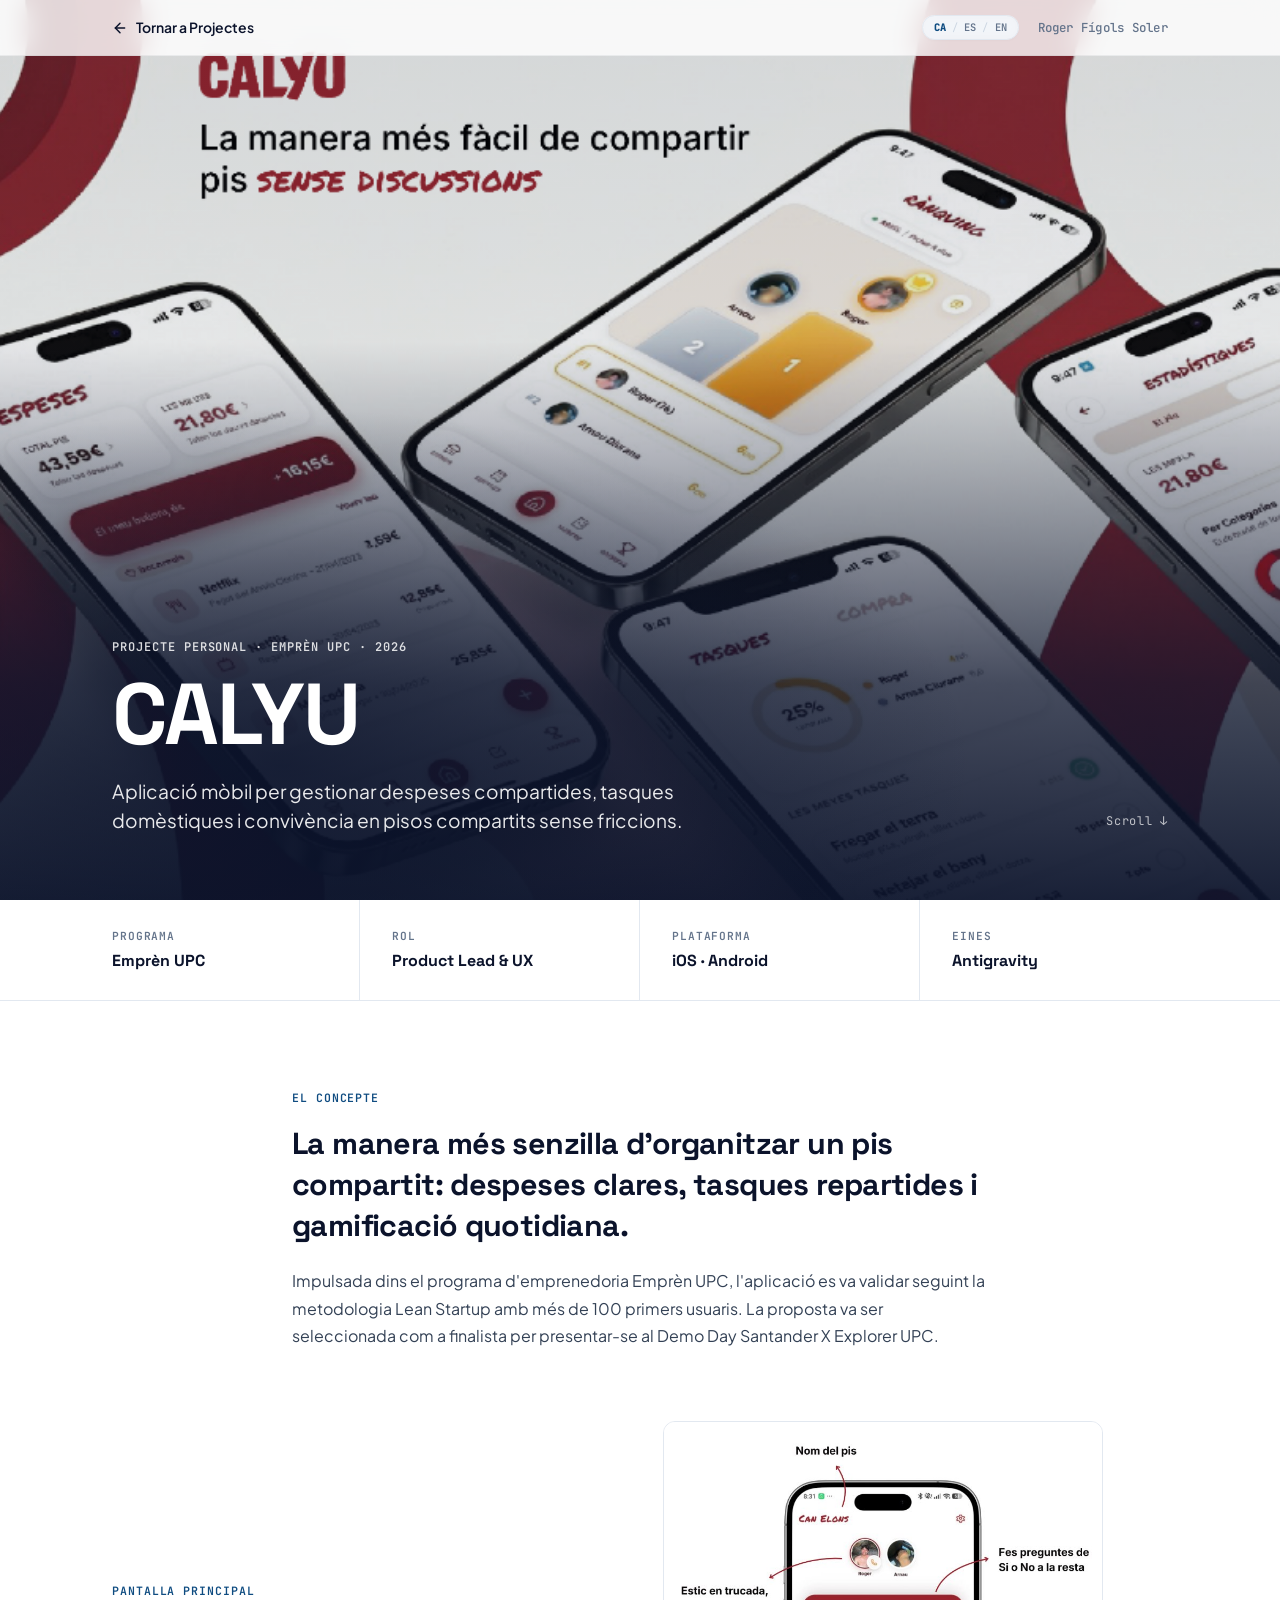
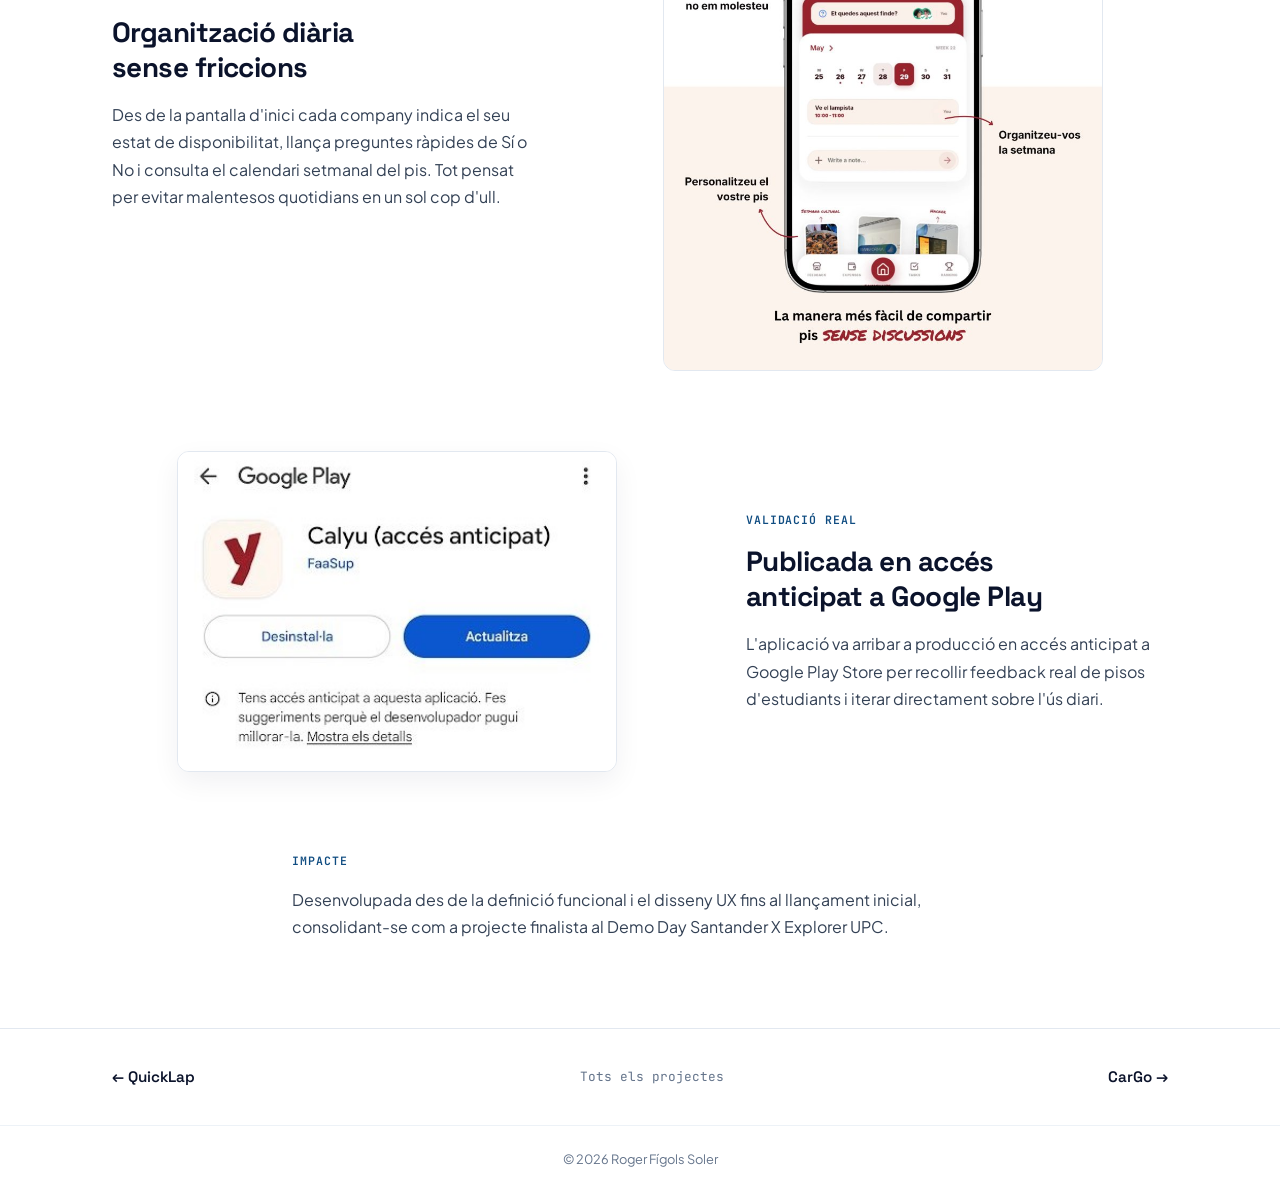
<file: calyu.html>
<!DOCTYPE html>
<html lang="ca">
<head>
  <meta charset="UTF-8">
  <meta name="viewport" content="width=device-width, initial-scale=1.0">
  <title>CALYU – Roger Fígols Soler</title>
  <link rel="preconnect" href="https://fonts.googleapis.com">
  <link rel="preconnect" href="https://fonts.gstatic.com" crossorigin>
  <link href="https://fonts.googleapis.com/css2?family=JetBrains+Mono:wght@400;500;600;700&family=Plus+Jakarta+Sans:wght@400;500;600;700;800&family=Space+Grotesk:wght@500;600;700;800&display=swap" rel="stylesheet">
  <link rel="stylesheet" href="styles.css">
  <link rel="stylesheet" href="project.css">
</head>
<body class="p-project-page" data-project="calyu">

  <!-- 1. COMPACT FIXED TOP NAV -->
  <header class="p-top-bar">
    <div class="p-top-bar-inner">
      <a href="index.html#projectes" class="p-nav-back">
        <svg viewBox="0 0 24 24" fill="none" stroke="currentColor" stroke-width="2.2" stroke-linecap="round" stroke-linejoin="round" aria-hidden="true">
          <line x1="19" y1="12" x2="5" y2="12"></line>
          <polyline points="12 19 5 12 12 5"></polyline>
        </svg>
        <span data-i18n="nav_back">Tornar a Projectes</span>
      </a>
      <div class="p-nav-right">
        <div class="lang-switch p-lang-switch" role="group" aria-label="Selector d'idioma">
          <button type="button" class="lang-btn active" data-lang="ca" aria-pressed="true">CA</button>
          <span class="lang-sep">/</span>
          <button type="button" class="lang-btn" data-lang="es" aria-pressed="false">ES</button>
          <span class="lang-sep">/</span>
          <button type="button" class="lang-btn" data-lang="en" aria-pressed="false">EN</button>
        </div>
        <span class="p-nav-author">Roger Fígols Soler</span>
      </div>
    </div>
  </header>

  <main>
    <!-- 2. FULL-VIEWPORT HERO -->
    <section class="p-hero">
      <img
        src="assets/project_calyu.png"
        alt="CALYU — Aplicació mòbil per a la convivència en pisos compartits"
        width="1024"
        height="571"
        fetchpriority="high"
        class="p-hero-bg-img"
        style="object-position: center 40%;"
      >
      <div class="p-hero-scrim" aria-hidden="true"></div>

      <div class="p-hero-content-wrap">
        <div class="p-hero-text">
          <div class="p-hero-eyebrow" data-i18n="hero_eyebrow">PROJECTE PERSONAL · EMPRÈN UPC · 2026</div>
          <h1 class="p-hero-title">CALYU</h1>
          <p class="p-hero-summary" data-i18n="hero_summary">
            Aplicació mòbil per gestionar despeses compartides, tasques domèstiques i convivència en pisos compartits sense friccions.
          </p>
        </div>
        <span class="p-scroll-hint" aria-hidden="true">Scroll ↓</span>
      </div>
    </section>

    <!-- 3. MINIMALIST HORIZONTAL SPEC STRIP -->
    <section class="p-spec-strip" aria-label="Especificacions del projecte">
      <div class="p-spec-strip-inner">
        <div class="p-spec-cell">
          <span class="p-spec-label" data-i18n="spec1_l">Programa</span>
          <span class="p-spec-value">Emprèn UPC</span>
        </div>
        <div class="p-spec-cell">
          <span class="p-spec-label" data-i18n="spec2_l">Rol</span>
          <span class="p-spec-value">Product Lead &amp; UX</span>
        </div>
        <div class="p-spec-cell">
          <span class="p-spec-label" data-i18n="spec3_l">Plataforma</span>
          <span class="p-spec-value">iOS · Android</span>
        </div>
        <div class="p-spec-cell">
          <span class="p-spec-label" data-i18n="spec4_l">Eines</span>
          <span class="p-spec-value">Antigravity</span>
        </div>
      </div>
    </section>

    <!-- 4a. SHORT EDITORIAL STATEMENT (EL CONCEPTE) -->
    <section class="p-editorial-statement">
      <span class="p-section-eyebrow" data-i18n="sec_concept">El Concepte</span>
      <p class="p-editorial-lead" data-i18n="concept_lead">
        La manera més senzilla d'organitzar un pis compartit: despeses clares, tasques repartides i gamificació quotidiana.
      </p>
      <p class="p-editorial-copy" data-i18n="concept_copy">
        Impulsada dins el programa d'emprenedoria Emprèn UPC, l'aplicació es va validar seguint la metodologia Lean Startup amb més de 100 primers usuaris. La proposta va ser seleccionada com a finalista per presentar-se al Demo Day Santander X Explorer UPC.
      </p>
    </section>

    <!-- 4b. ASYMMETRIC FEATURE 1: HOME SCREEN EXPLAINED -->
    <section class="p-asymmetric-feature">
      <div class="p-feature-text">
        <span class="p-section-eyebrow" data-i18n="feat1_eyebrow">Pantalla Principal</span>
        <h2 class="p-feature-heading" data-i18n="feat1_heading">Organització diària sense friccions</h2>
        <p class="p-editorial-copy" data-i18n="feat1_copy">
          Des de la pantalla d'inici cada company indica el seu estat de disponibilitat, llança preguntes ràpides de Sí o No i consulta el calendari setmanal del pis. Tot pensat per evitar malentesos quotidians en un sol cop d'ull.
        </p>
      </div>
      <div class="p-feature-media p-photo-frame" style="aspect-ratio: 819 / 1024; max-width: 440px; margin: 0 auto; border: 1px solid var(--border-color); background: #FFFFFF;">
        <img
          src="assets/calyu_home_explained.jpg"
          alt="Pantalla principal de CALYU explicada amb funcionalitats clau"
          width="819"
          height="1024"
          loading="lazy"
        >
      </div>
    </section>

    <!-- 4c. ASYMMETRIC FEATURE 2: GOOGLE PLAY EARLY ACCESS -->
    <section class="p-asymmetric-feature is-reversed">
      <div class="p-feature-media p-photo-frame" style="aspect-ratio: 425 / 310; max-width: 440px; margin: 0 auto; border: 1px solid var(--border-color); background: #FFFFFF; box-shadow: 0 10px 28px rgba(11, 19, 43, 0.06);">
        <img
          src="assets/calyu_playstore.jpg"
          alt="Fitxa de Calyu en accés anticipat a Google Play Store"
          width="425"
          height="310"
          loading="lazy"
        >
      </div>
      <div class="p-feature-text">
        <span class="p-section-eyebrow" data-i18n="feat2_eyebrow">Validació Real</span>
        <h2 class="p-feature-heading" data-i18n="feat2_heading">Publicada en accés anticipat a Google Play</h2>
        <p class="p-editorial-copy" data-i18n="feat2_copy">
          L'aplicació va arribar a producció en accés anticipat a Google Play Store per recollir feedback real de pisos d'estudiants i iterar directament sobre l'ús diari.
        </p>
      </div>
    </section>

    <!-- 4d. COMPACT CLOSING IMPACT -->
    <section class="p-editorial-closing">
      <span class="p-section-eyebrow" data-i18n="sec_impact">Impacte</span>
      <p class="p-editorial-copy" data-i18n="closing_copy">
        Desenvolupada des de la definició funcional i el disseny UX fins al llançament inicial, consolidant-se com a projecte finalista al Demo Day Santander X Explorer UPC.
      </p>
    </section>
  </main>

  <!-- 5. MINIMALIST PROJECT FOOTER NAVIGATION -->
  <footer class="p-footer-nav">
    <nav class="p-footer-nav-inner" aria-label="Navegació entre projectes">
      <a href="quicklap.html" class="p-footer-nav-link">← QuickLap</a>
      <a href="index.html#projectes" class="p-footer-nav-center" data-i18n="footer_all">Tots els projectes</a>
      <a href="cargo.html" class="p-footer-nav-link">CarGo →</a>
    </nav>
    <div class="p-minimal-copyright">
      © 2026 Roger Fígols Soler
    </div>
  </footer>

  <script src="project-i18n.js"></script>
</body>
</html>
</file>
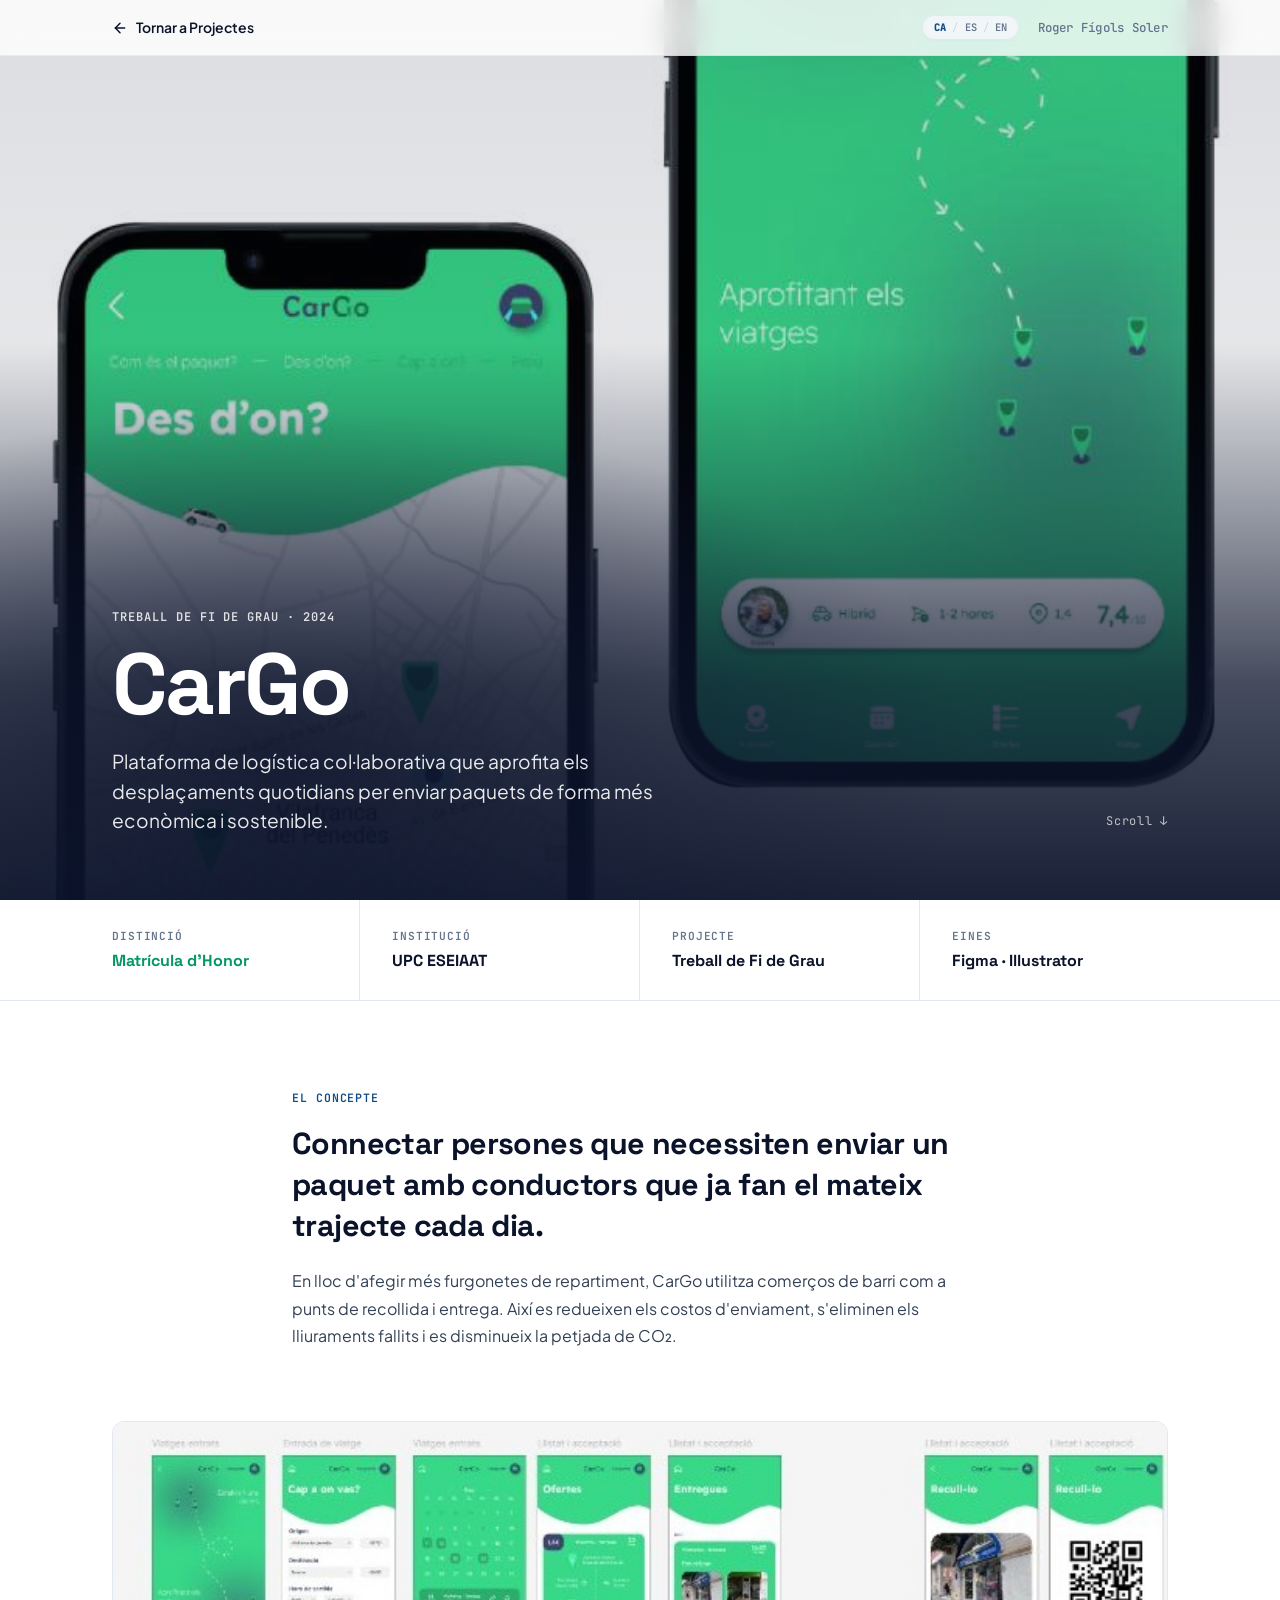
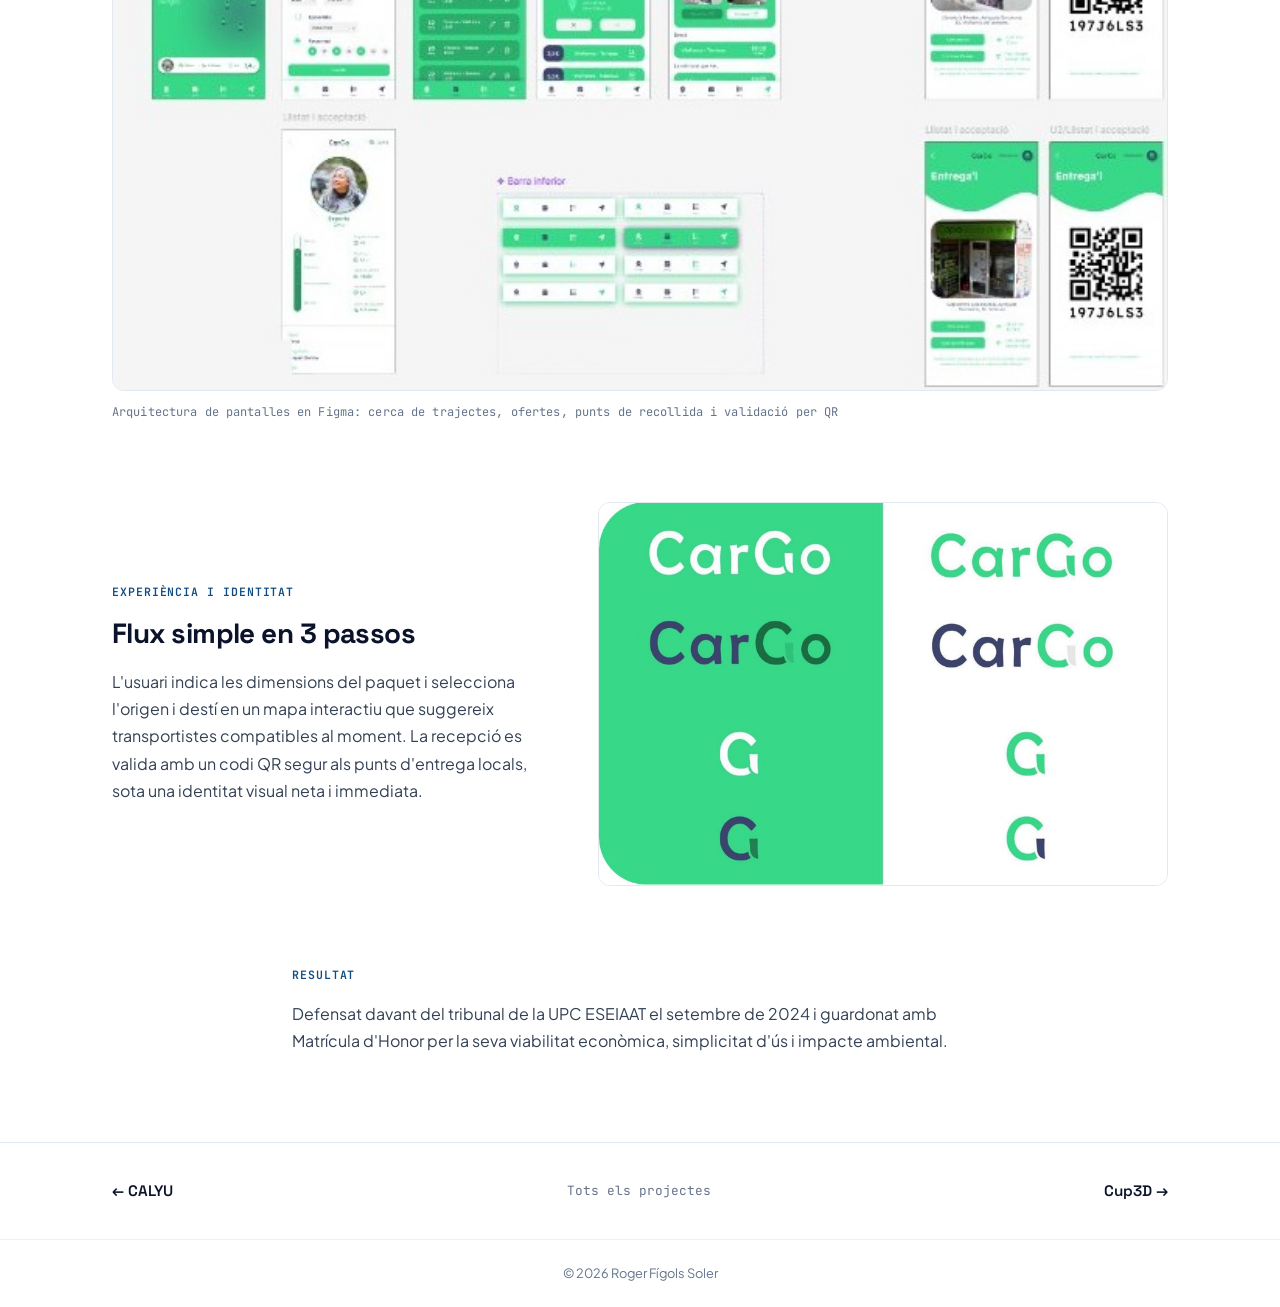
<file: cargo.html>
<!DOCTYPE html>
<html lang="ca">
<head>
  <meta charset="UTF-8">
  <meta name="viewport" content="width=device-width, initial-scale=1.0">
  <title>CarGo – Roger Fígols Soler</title>
  <link rel="preconnect" href="https://fonts.googleapis.com">
  <link rel="preconnect" href="https://fonts.gstatic.com" crossorigin>
  <link href="https://fonts.googleapis.com/css2?family=JetBrains+Mono:wght@400;500;600;700&family=Plus+Jakarta+Sans:wght@400;500;600;700;800&family=Space+Grotesk:wght@500;600;700;800&display=swap" rel="stylesheet">
  <link rel="stylesheet" href="styles.css">
  <link rel="stylesheet" href="project.css">
</head>
<body class="p-project-page" data-project="cargo">

  <!-- 1. COMPACT FIXED TOP NAV -->
  <header class="p-top-bar">
    <div class="p-top-bar-inner">
      <a href="index.html#projectes" class="p-nav-back">
        <svg viewBox="0 0 24 24" fill="none" stroke="currentColor" stroke-width="2.2" stroke-linecap="round" stroke-linejoin="round" aria-hidden="true">
          <line x1="19" y1="12" x2="5" y2="12"></line>
          <polyline points="12 19 5 12 12 5"></polyline>
        </svg>
        <span data-i18n="nav_back">Tornar a Projectes</span>
      </a>
      <div class="p-nav-right">
        <div class="lang-switch p-lang-switch" role="group" aria-label="Selector d'idioma">
          <button type="button" class="lang-btn active" data-lang="ca" aria-pressed="true">CA</button>
          <span class="lang-sep">/</span>
          <button type="button" class="lang-btn" data-lang="es" aria-pressed="false">ES</button>
          <span class="lang-sep">/</span>
          <button type="button" class="lang-btn" data-lang="en" aria-pressed="false">EN</button>
        </div>
        <span class="p-nav-author">Roger Fígols Soler</span>
      </div>
    </div>
  </header>

  <main>
    <!-- 2. FULL-VIEWPORT HERO -->
    <section class="p-hero">
      <img
        src="assets/project_cargo.png"
        alt="CarGo — Plataforma de logística col·laborativa"
        width="800"
        height="800"
        fetchpriority="high"
        class="p-hero-bg-img"
      >
      <div class="p-hero-scrim" aria-hidden="true"></div>

      <div class="p-hero-content-wrap">
        <div class="p-hero-text">
          <div class="p-hero-eyebrow" data-i18n="hero_eyebrow">TREBALL DE FI DE GRAU · 2024</div>
          <h1 class="p-hero-title">CarGo</h1>
          <p class="p-hero-summary" data-i18n="hero_summary">
            Plataforma de logística col·laborativa que aprofita els desplaçaments quotidians per enviar paquets de forma més econòmica i sostenible.
          </p>
        </div>
        <span class="p-scroll-hint" aria-hidden="true">Scroll ↓</span>
      </div>
    </section>

    <!-- 3. MINIMALIST HORIZONTAL SPEC STRIP -->
    <section class="p-spec-strip" aria-label="Especificacions del projecte">
      <div class="p-spec-strip-inner">
        <div class="p-spec-cell">
          <span class="p-spec-label" data-i18n="spec1_l">Distinció</span>
          <span class="p-spec-value is-honors" data-i18n="spec1_v">Matrícula d'Honor</span>
        </div>
        <div class="p-spec-cell">
          <span class="p-spec-label" data-i18n="spec2_l">Institució</span>
          <span class="p-spec-value">UPC ESEIAAT</span>
        </div>
        <div class="p-spec-cell">
          <span class="p-spec-label" data-i18n="spec3_l">Projecte</span>
          <span class="p-spec-value" data-i18n="spec3_v">Treball de Fi de Grau</span>
        </div>
        <div class="p-spec-cell">
          <span class="p-spec-label" data-i18n="spec4_l">Eines</span>
          <span class="p-spec-value">Figma · Illustrator</span>
        </div>
      </div>
    </section>

    <!-- 4a. SHORT EDITORIAL STATEMENT (EL CONCEPTE) -->
    <section class="p-editorial-statement">
      <span class="p-section-eyebrow" data-i18n="sec_concept">El Concepte</span>
      <p class="p-editorial-lead" data-i18n="concept_lead">
        Connectar persones que necessiten enviar un paquet amb conductors que ja fan el mateix trajecte cada dia.
      </p>
      <p class="p-editorial-copy" data-i18n="concept_copy">
        En lloc d'afegir més furgonetes de repartiment, CarGo utilitza comerços de barri com a punts de recollida i entrega. Així es redueixen els costos d'enviament, s'eliminen els lliuraments fallits i es disminueix la petjada de CO₂.
      </p>
    </section>

    <!-- 4b. WIDE FIGMA APP SCREENS SHOWCASE -->
    <section class="p-gallery-wide" aria-label="Pantalles de l'aplicació CarGo">
      <div class="p-photo-frame" style="aspect-ratio: 678 / 366; background: #F5F5F5; border: 1px solid var(--border-color);">
        <img
          src="assets/cargo_screens.jpg"
          alt="Pantalles de l'aplicació CarGo en Figma: cerca de trajectes, ofertes, punts de recollida i validació per QR"
          width="678"
          height="366"
          loading="lazy"
        >
      </div>
      <span class="p-gallery-caption" data-i18n="screens_caption">Arquitectura de pantalles en Figma: cerca de trajectes, ofertes, punts de recollida i validació per QR</span>
    </section>

    <!-- 4c. ASYMMETRIC UX & IDENTITY ROW -->
    <section class="p-asymmetric-feature">
      <div class="p-feature-text">
        <span class="p-section-eyebrow" data-i18n="feat_eyebrow">Experiència i Identitat</span>
        <h2 class="p-feature-heading" data-i18n="feat_heading">Flux simple en 3 passos</h2>
        <p class="p-editorial-copy" data-i18n="feat_copy">
          L'usuari indica les dimensions del paquet i selecciona l'origen i destí en un mapa interactiu que suggereix transportistes compatibles al moment. La recepció es valida amb un codi QR segur als punts d'entrega locals, sota una identitat visual neta i immediata.
        </p>
      </div>
      <div class="p-feature-media p-photo-frame" style="aspect-ratio: 927 / 625; border: 1px solid var(--border-color); background: #FFFFFF;">
        <img
          src="assets/cargo_logo.jpg"
          alt="Identitat visual i variants del logotip CarGo"
          width="927"
          height="625"
          loading="lazy"
        >
      </div>
    </section>

    <!-- 4d. COMPACT CLOSING RESULT -->
    <section class="p-editorial-closing">
      <span class="p-section-eyebrow" data-i18n="sec_result">Resultat</span>
      <p class="p-editorial-copy" data-i18n="closing_copy">
        Defensat davant del tribunal de la UPC ESEIAAT el setembre de 2024 i guardonat amb Matrícula d'Honor per la seva viabilitat econòmica, simplicitat d'ús i impacte ambiental.
      </p>
    </section>
  </main>

  <!-- 5. MINIMALIST PROJECT FOOTER NAVIGATION -->
  <footer class="p-footer-nav">
    <nav class="p-footer-nav-inner" aria-label="Navegació entre projectes">
      <a href="calyu.html" class="p-footer-nav-link">← CALYU</a>
      <a href="index.html#projectes" class="p-footer-nav-center" data-i18n="footer_all">Tots els projectes</a>
      <a href="cup3d.html" class="p-footer-nav-link">Cup3D →</a>
    </nav>
    <div class="p-minimal-copyright">
      © 2026 Roger Fígols Soler
    </div>
  </footer>

  <script src="project-i18n.js"></script>
</body>
</html>
</file>
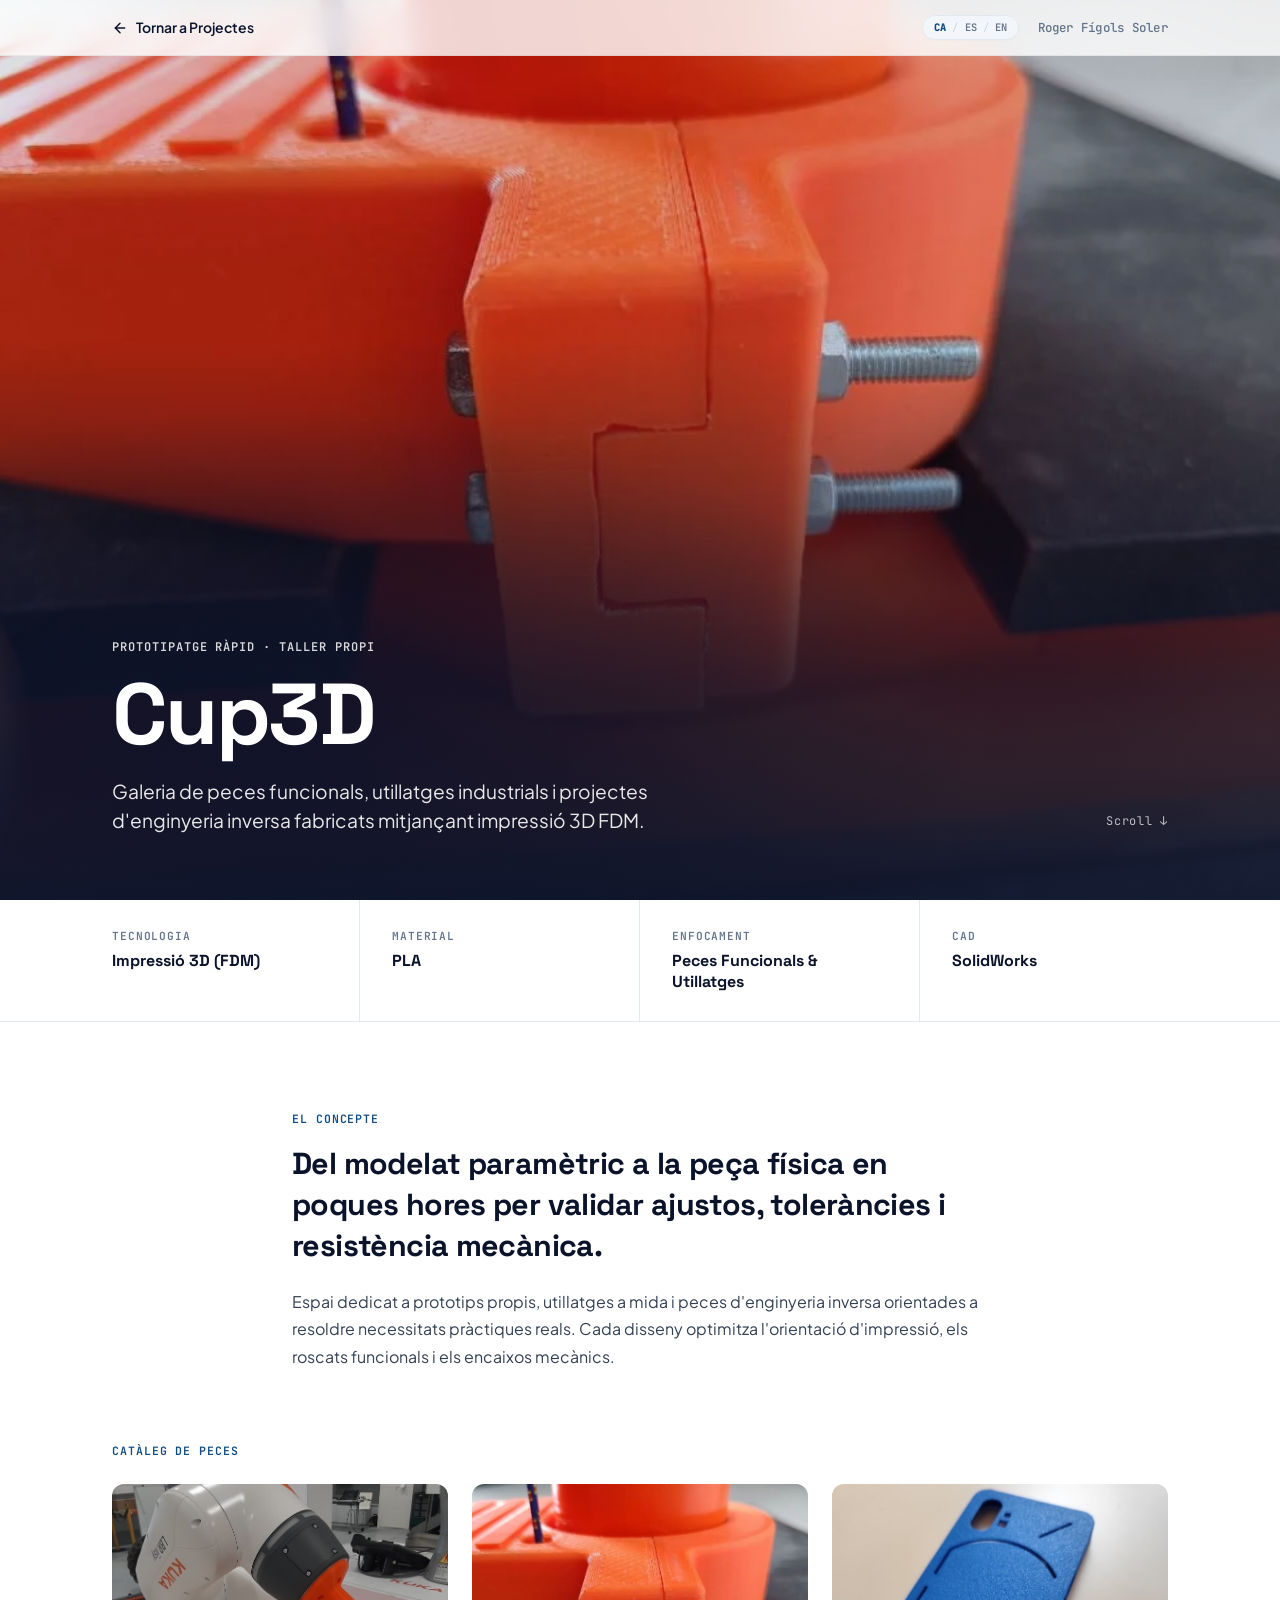
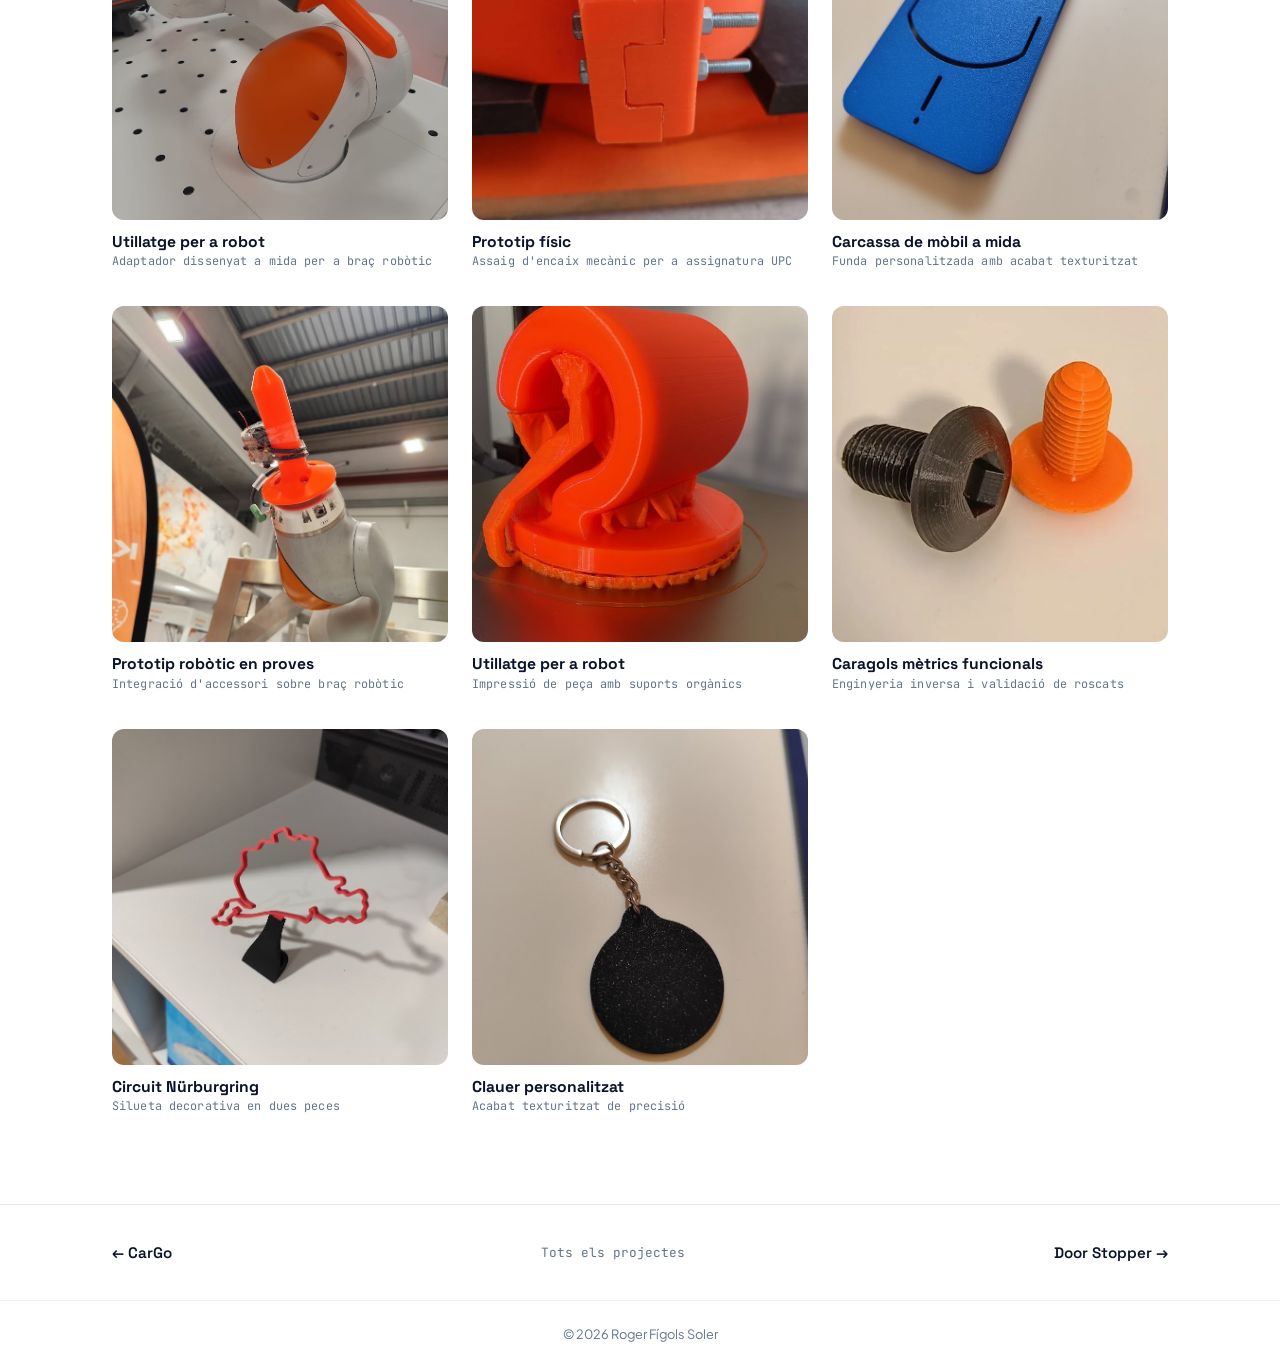
<file: cup3d.html>
<!DOCTYPE html>
<html lang="ca">
<head>
  <meta charset="UTF-8">
  <meta name="viewport" content="width=device-width, initial-scale=1.0">
  <title>Cup3D – Roger Fígols Soler</title>
  <link rel="preconnect" href="https://fonts.googleapis.com">
  <link rel="preconnect" href="https://fonts.gstatic.com" crossorigin>
  <link href="https://fonts.googleapis.com/css2?family=JetBrains+Mono:wght@400;500;600;700&family=Plus+Jakarta+Sans:wght@400;500;600;700;800&family=Space+Grotesk:wght@500;600;700;800&display=swap" rel="stylesheet">
  <link rel="stylesheet" href="styles.css">
  <link rel="stylesheet" href="project.css">
</head>
<body class="p-project-page" data-project="cup3d">

  <!-- 1. COMPACT FIXED TOP NAV -->
  <header class="p-top-bar">
    <div class="p-top-bar-inner">
      <a href="index.html#projectes" class="p-nav-back">
        <svg viewBox="0 0 24 24" fill="none" stroke="currentColor" stroke-width="2.2" stroke-linecap="round" stroke-linejoin="round" aria-hidden="true">
          <line x1="19" y1="12" x2="5" y2="12"></line>
          <polyline points="12 19 5 12 12 5"></polyline>
        </svg>
        <span data-i18n="nav_back">Tornar a Projectes</span>
      </a>
      <div class="p-nav-right">
        <div class="lang-switch p-lang-switch" role="group" aria-label="Selector d'idioma">
          <button type="button" class="lang-btn active" data-lang="ca" aria-pressed="true">CA</button>
          <span class="lang-sep">/</span>
          <button type="button" class="lang-btn" data-lang="es" aria-pressed="false">ES</button>
          <span class="lang-sep">/</span>
          <button type="button" class="lang-btn" data-lang="en" aria-pressed="false">EN</button>
        </div>
        <span class="p-nav-author">Roger Fígols Soler</span>
      </div>
    </div>
  </header>

  <main>
    <!-- 2. FULL-VIEWPORT HERO -->
    <section class="p-hero">
      <img
        src="assets/project_cup3d.png"
        alt="Cup3D — Galeria de prototipatge ràpid i impressió 3D FDM"
        width="993"
        height="749"
        fetchpriority="high"
        class="p-hero-bg-img"
        style="object-position: center 48%;"
      >
      <div class="p-hero-scrim" aria-hidden="true"></div>

      <div class="p-hero-content-wrap">
        <div class="p-hero-text">
          <div class="p-hero-eyebrow" data-i18n="hero_eyebrow">PROTOTIPATGE RÀPID · TALLER PROPI</div>
          <h1 class="p-hero-title">Cup3D</h1>
          <p class="p-hero-summary" data-i18n="hero_summary">
            Galeria de peces funcionals, utillatges industrials i projectes d'enginyeria inversa fabricats mitjançant impressió 3D FDM.
          </p>
        </div>
        <span class="p-scroll-hint" aria-hidden="true">Scroll ↓</span>
      </div>
    </section>

    <!-- 3. MINIMALIST HORIZONTAL SPEC STRIP -->
    <section class="p-spec-strip" aria-label="Especificacions del projecte">
      <div class="p-spec-strip-inner">
        <div class="p-spec-cell">
          <span class="p-spec-label" data-i18n="spec1_l">Tecnologia</span>
          <span class="p-spec-value" data-i18n="spec1_v">Impressió 3D (FDM)</span>
        </div>
        <div class="p-spec-cell">
          <span class="p-spec-label" data-i18n="spec2_l">Material</span>
          <span class="p-spec-value">PLA</span>
        </div>
        <div class="p-spec-cell">
          <span class="p-spec-label" data-i18n="spec3_l">Enfocament</span>
          <span class="p-spec-value" data-i18n="spec3_v">Peces Funcionals &amp; Utillatges</span>
        </div>
        <div class="p-spec-cell">
          <span class="p-spec-label" data-i18n="spec4_l">CAD</span>
          <span class="p-spec-value">SolidWorks</span>
        </div>
      </div>
    </section>

    <!-- 4a. SHORT EDITORIAL STATEMENT (EL CONCEPTE) -->
    <section class="p-editorial-statement">
      <span class="p-section-eyebrow" data-i18n="sec_concept">El Concepte</span>
      <p class="p-editorial-lead" data-i18n="concept_lead">
        Del modelat paramètric a la peça física en poques hores per validar ajustos, toleràncies i resistència mecànica.
      </p>
      <p class="p-editorial-copy" data-i18n="concept_copy">
        Espai dedicat a prototips propis, utillatges a mida i peces d'enginyeria inversa orientades a resoldre necessitats pràctiques reals. Cada disseny optimitza l'orientació d'impressió, els roscats funcionals i els encaixos mecànics.
      </p>
    </section>

    <!-- 4b. CATALOG GRID OF PRINTED PARTS -->
    <section class="p-catalog-section" aria-label="Catàleg de peces impreses en 3D">
      <span class="p-section-eyebrow" data-i18n="sec_catalog">Catàleg de Peces</span>

      <div class="p-catalog-grid">
        <!-- Item 1 -->
        <article class="p-catalog-item">
          <div class="p-photo-frame">
            <img
              src="assets/cup3d_kuka_cobot.jpg"
              alt="Utillatge imprès en 3D muntat en un braç robòtic"
              width="709"
              height="945"
              loading="lazy"
              style="object-position: center 45%;"
            >
          </div>
          <div>
            <h2 class="p-catalog-title" data-i18n="c1_t">Utillatge per a robot</h2>
            <p class="p-catalog-meta" data-i18n="c1_m">Adaptador dissenyat a mida per a braç robòtic</p>
          </div>
        </article>

        <!-- Item 2 -->
        <article class="p-catalog-item">
          <div class="p-photo-frame">
            <img
              src="assets/project_cup3d.png"
              alt="Prototip físic imprès en 3D amb encaix mecànic"
              width="993"
              height="749"
              loading="lazy"
              style="object-position: center center;"
            >
          </div>
          <div>
            <h2 class="p-catalog-title" data-i18n="c2_t">Prototip físic</h2>
            <p class="p-catalog-meta" data-i18n="c2_m">Assaig d'encaix mecànic per a assignatura UPC</p>
          </div>
        </article>

        <!-- Item 3 -->
        <article class="p-catalog-item">
          <div class="p-photo-frame">
            <img
              src="assets/cup3d_phone_case.jpg"
              alt="Carcassa de mòbil personalitzada impresa en 3D"
              width="709"
              height="945"
              loading="lazy"
              style="object-position: center 46%;"
            >
          </div>
          <div>
            <h2 class="p-catalog-title" data-i18n="c3_t">Carcassa de mòbil a mida</h2>
            <p class="p-catalog-meta" data-i18n="c3_m">Funda personalitzada amb acabat texturitzat</p>
          </div>
        </article>

        <!-- Item 4 -->
        <article class="p-catalog-item">
          <div class="p-photo-frame">
            <img
              src="assets/cup3d_kuka_test.jpg"
              alt="Prototip robòtic en proves integrat sobre braç robòtic"
              width="709"
              height="945"
              loading="lazy"
              style="object-position: center 35%;"
            >
          </div>
          <div>
            <h2 class="p-catalog-title" data-i18n="c4_t">Prototip robòtic en proves</h2>
            <p class="p-catalog-meta" data-i18n="c4_m">Integració d'accessori sobre braç robòtic</p>
          </div>
        </article>

        <!-- Item 5 -->
        <article class="p-catalog-item">
          <div class="p-photo-frame">
            <img
              src="assets/cup3d_tree_supports.jpg"
              alt="Utillatge per a robot imprès en 3D amb suports orgànics"
              width="532"
              height="945"
              loading="lazy"
              style="object-position: center 28%;"
            >
          </div>
          <div>
            <h2 class="p-catalog-title" data-i18n="c5_t">Utillatge per a robot</h2>
            <p class="p-catalog-meta" data-i18n="c5_m">Impressió de peça amb suports orgànics</p>
          </div>
        </article>

        <!-- Item 6 -->
        <article class="p-catalog-item">
          <div class="p-photo-frame">
            <img
              src="assets/project_3dprint.png"
              alt="Caragols mètrics funcionals impresos en 3D"
              width="770"
              height="670"
              loading="lazy"
              style="object-position: center center;"
            >
          </div>
          <div>
            <h2 class="p-catalog-title" data-i18n="c6_t">Caragols mètrics funcionals</h2>
            <p class="p-catalog-meta" data-i18n="c6_m">Enginyeria inversa i validació de roscats</p>
          </div>
        </article>

        <!-- Item 7 -->
        <article class="p-catalog-item">
          <div class="p-photo-frame">
            <img
              src="assets/cup3d_nurburgring.jpg"
              alt="Silueta decorativa del circuit Nürburgring impresa en dues peces"
              width="709"
              height="945"
              loading="lazy"
              style="object-position: center 50%;"
            >
          </div>
          <div>
            <h2 class="p-catalog-title" data-i18n="c7_t">Circuit Nürburgring</h2>
            <p class="p-catalog-meta" data-i18n="c7_m">Silueta decorativa en dues peces</p>
          </div>
        </article>

        <!-- Item 8 -->
        <article class="p-catalog-item">
          <div class="p-photo-frame">
            <img
              src="assets/cup3d_keychain.jpg"
              alt="Clauer personalitzat amb acabat texturitzat de precisió"
              width="709"
              height="945"
              loading="lazy"
              style="object-position: center 55%;"
            >
          </div>
          <div>
            <h2 class="p-catalog-title" data-i18n="c8_t">Clauer personalitzat</h2>
            <p class="p-catalog-meta" data-i18n="c8_m">Acabat texturitzat de precisió</p>
          </div>
        </article>
      </div>
    </section>
  </main>

  <!-- 5. MINIMALIST PROJECT FOOTER NAVIGATION -->
  <footer class="p-footer-nav">
    <nav class="p-footer-nav-inner" aria-label="Navegació entre projectes">
      <a href="cargo.html" class="p-footer-nav-link">← CarGo</a>
      <a href="index.html#projectes" class="p-footer-nav-center" data-i18n="footer_all">Tots els projectes</a>
      <a href="door-stopper.html" class="p-footer-nav-link">Door Stopper →</a>
    </nav>
    <div class="p-minimal-copyright">
      © 2026 Roger Fígols Soler
    </div>
  </footer>

  <script src="project-i18n.js"></script>
</body>
</html>
</file>
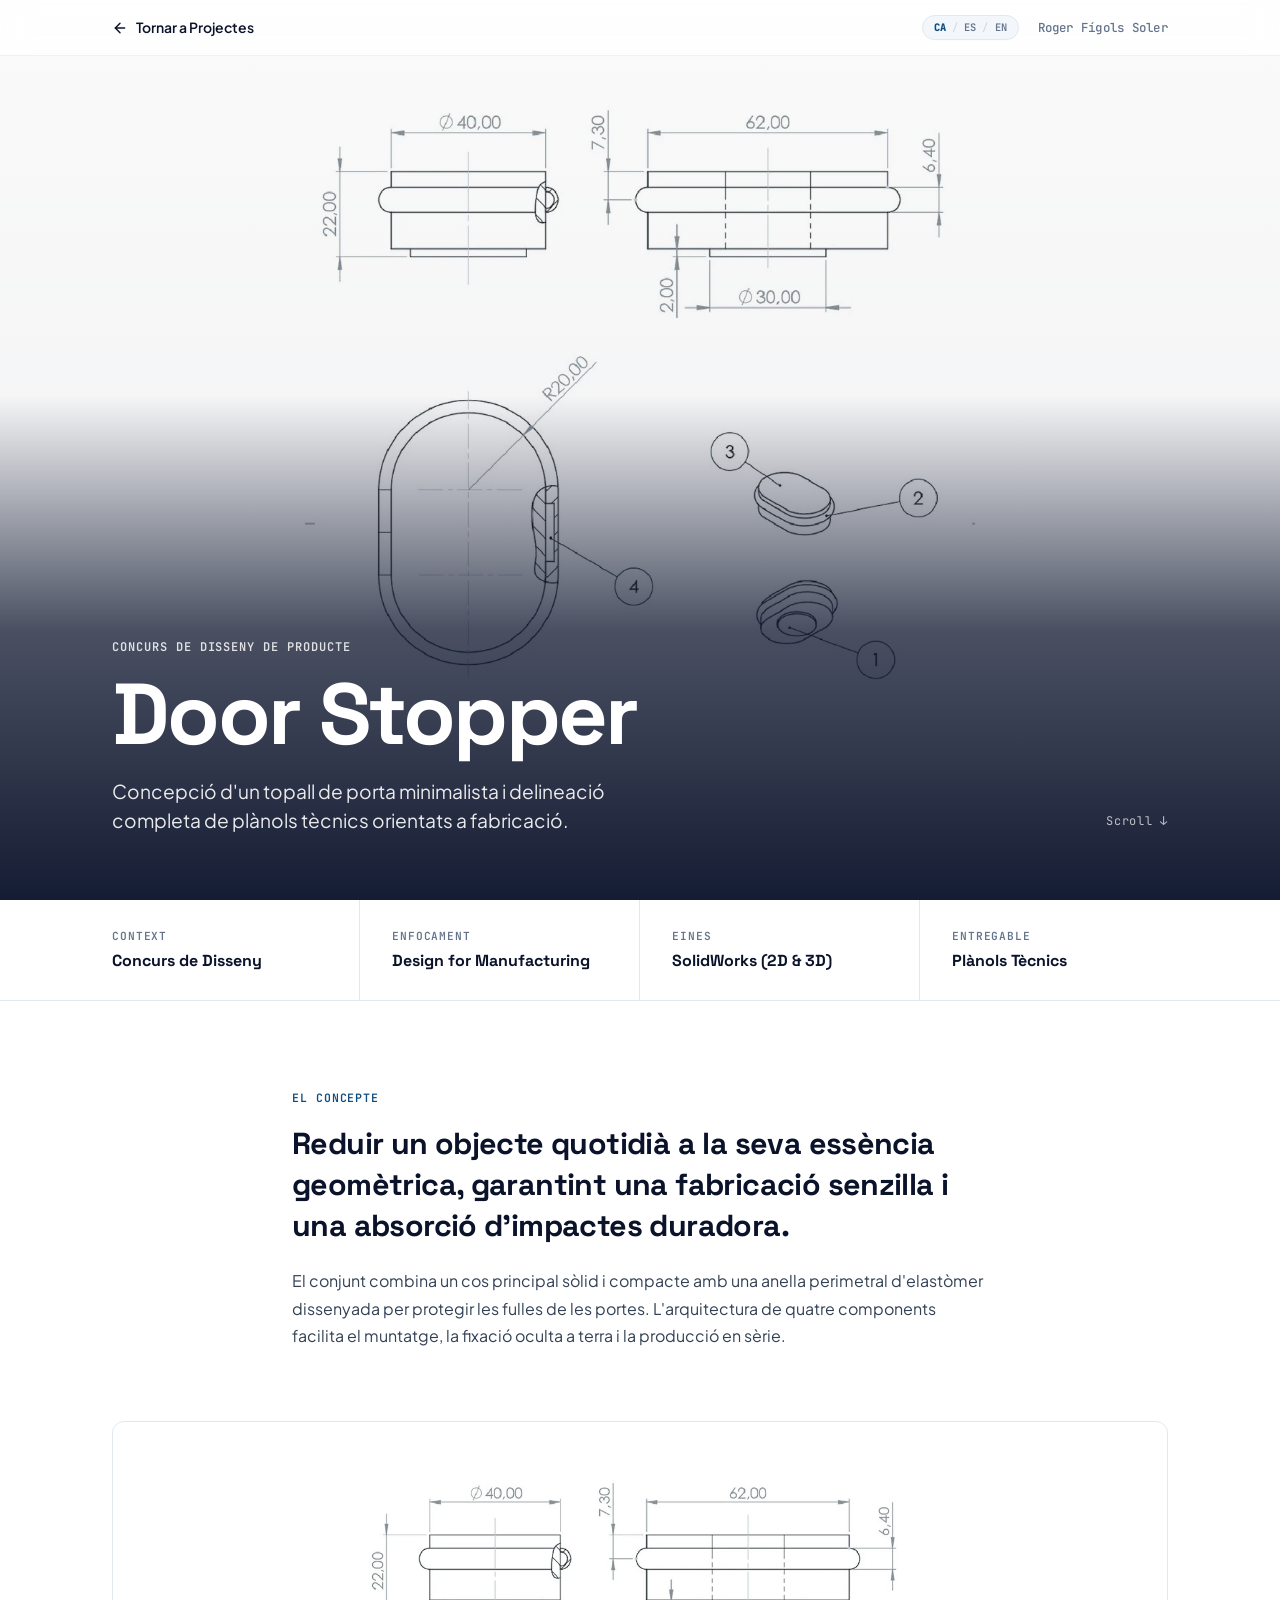
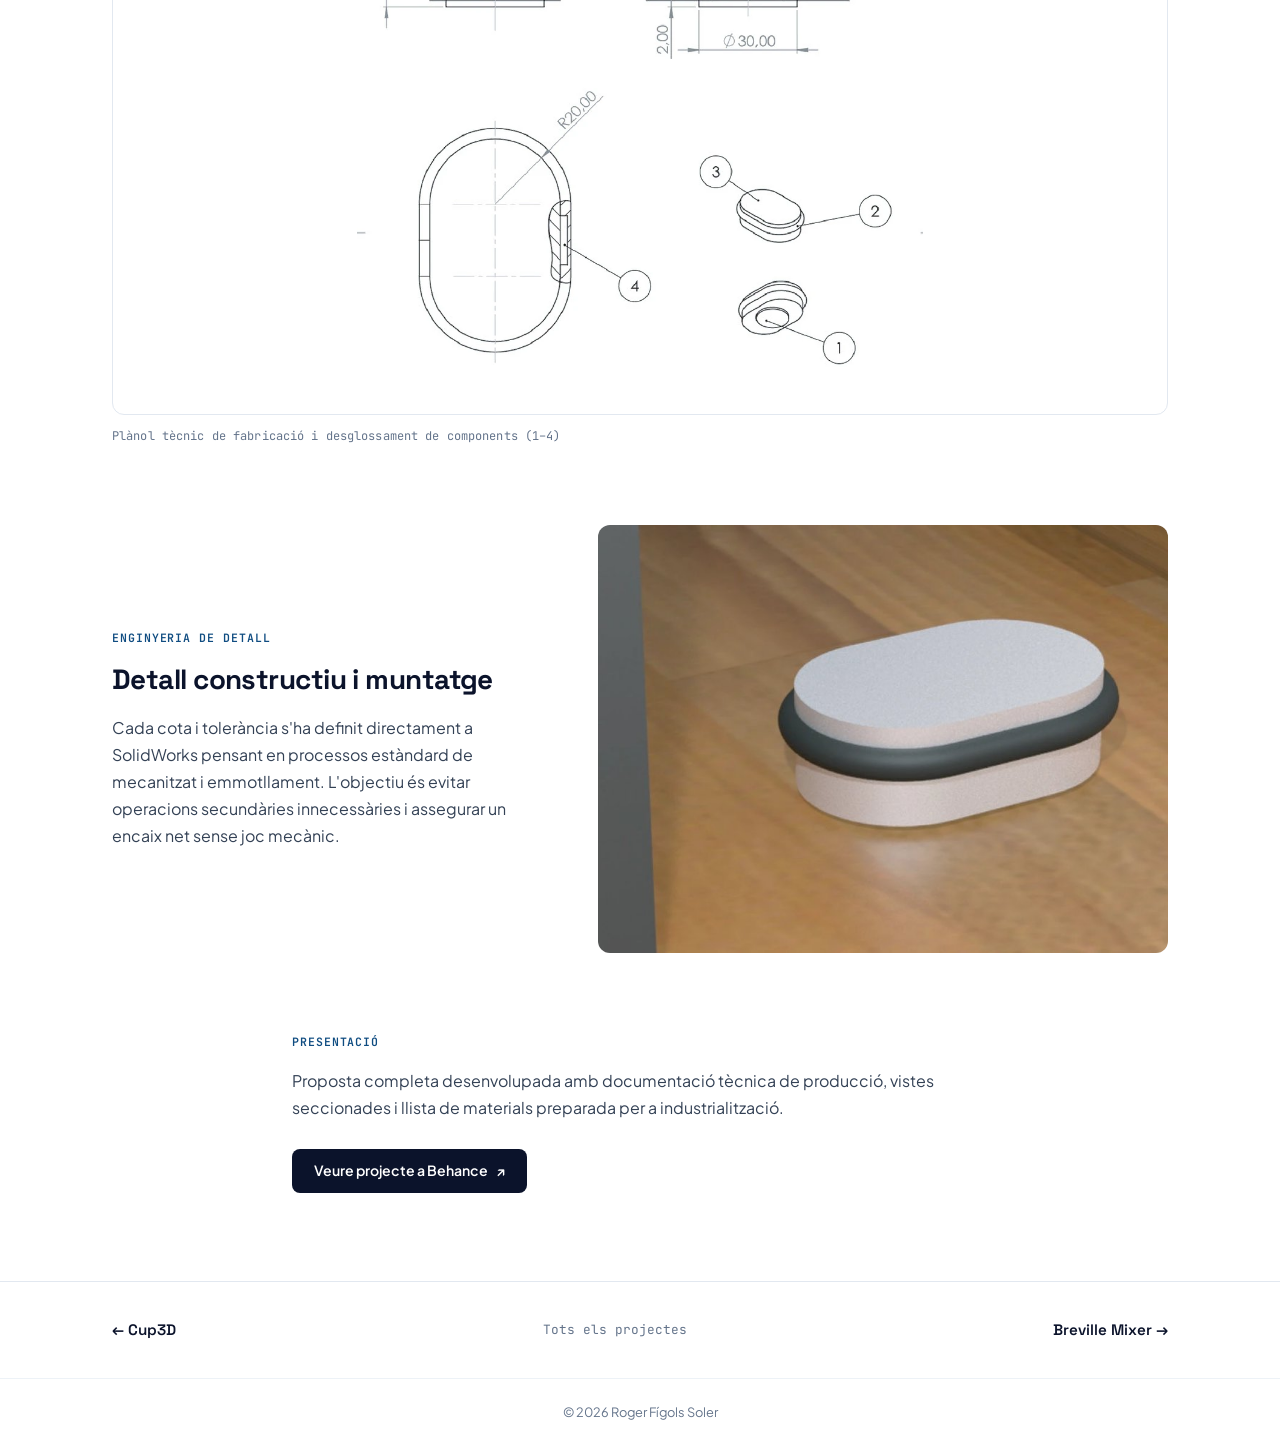
<file: door-stopper.html>
<!DOCTYPE html>
<html lang="ca">
<head>
  <meta charset="UTF-8">
  <meta name="viewport" content="width=device-width, initial-scale=1.0">
  <title>Door Stopper – Roger Fígols Soler</title>
  <link rel="preconnect" href="https://fonts.googleapis.com">
  <link rel="preconnect" href="https://fonts.gstatic.com" crossorigin>
  <link href="https://fonts.googleapis.com/css2?family=JetBrains+Mono:wght@400;500;600;700&family=Plus+Jakarta+Sans:wght@400;500;600;700;800&family=Space+Grotesk:wght@500;600;700;800&display=swap" rel="stylesheet">
  <link rel="stylesheet" href="styles.css">
  <link rel="stylesheet" href="project.css">
</head>
<body class="p-project-page" data-project="door-stopper">

  <!-- 1. COMPACT FIXED TOP NAV -->
  <header class="p-top-bar">
    <div class="p-top-bar-inner">
      <a href="index.html#projectes" class="p-nav-back">
        <svg viewBox="0 0 24 24" fill="none" stroke="currentColor" stroke-width="2.2" stroke-linecap="round" stroke-linejoin="round" aria-hidden="true">
          <line x1="19" y1="12" x2="5" y2="12"></line>
          <polyline points="12 19 5 12 12 5"></polyline>
        </svg>
        <span data-i18n="nav_back">Tornar a Projectes</span>
      </a>
      <div class="p-nav-right">
        <div class="lang-switch p-lang-switch" role="group" aria-label="Selector d'idioma">
          <button type="button" class="lang-btn active" data-lang="ca" aria-pressed="true">CA</button>
          <span class="lang-sep">/</span>
          <button type="button" class="lang-btn" data-lang="es" aria-pressed="false">ES</button>
          <span class="lang-sep">/</span>
          <button type="button" class="lang-btn" data-lang="en" aria-pressed="false">EN</button>
        </div>
        <span class="p-nav-author">Roger Fígols Soler</span>
      </div>
    </div>
  </header>

  <main>
    <!-- 2. FULL-VIEWPORT HERO -->
    <section class="p-hero is-blueprint-hero">
      <img
        src="assets/project_doorstopper.png"
        alt="Door Stopper — Delineació i plànol tècnic de fabricació"
        width="935"
        height="871"
        fetchpriority="high"
        class="p-hero-bg-img is-blueprint"
      >
      <div class="p-hero-scrim" aria-hidden="true"></div>

      <div class="p-hero-content-wrap">
        <div class="p-hero-text">
          <div class="p-hero-eyebrow" data-i18n="hero_eyebrow">CONCURS DE DISSENY DE PRODUCTE</div>
          <h1 class="p-hero-title">Door Stopper</h1>
          <p class="p-hero-summary" data-i18n="hero_summary">
            Concepció d'un topall de porta minimalista i delineació completa de plànols tècnics orientats a fabricació.
          </p>
        </div>
        <span class="p-scroll-hint" aria-hidden="true">Scroll ↓</span>
      </div>
    </section>

    <!-- 3. MINIMALIST HORIZONTAL SPEC STRIP -->
    <section class="p-spec-strip" aria-label="Especificacions del projecte">
      <div class="p-spec-strip-inner">
        <div class="p-spec-cell">
          <span class="p-spec-label" data-i18n="spec1_l">Context</span>
          <span class="p-spec-value" data-i18n="spec1_v">Concurs de Disseny</span>
        </div>
        <div class="p-spec-cell">
          <span class="p-spec-label" data-i18n="spec2_l">Enfocament</span>
          <span class="p-spec-value">Design for Manufacturing</span>
        </div>
        <div class="p-spec-cell">
          <span class="p-spec-label" data-i18n="spec3_l">Eines</span>
          <span class="p-spec-value">SolidWorks (2D &amp; 3D)</span>
        </div>
        <div class="p-spec-cell">
          <span class="p-spec-label" data-i18n="spec4_l">Entregable</span>
          <span class="p-spec-value" data-i18n="spec4_v">Plànols Tècnics</span>
        </div>
      </div>
    </section>

    <!-- 4a. SHORT EDITORIAL STATEMENT (EL CONCEPTE) -->
    <section class="p-editorial-statement">
      <span class="p-section-eyebrow" data-i18n="sec_concept">El Concepte</span>
      <p class="p-editorial-lead" data-i18n="concept_lead">
        Reduir un objecte quotidià a la seva essència geomètrica, garantint una fabricació senzilla i una absorció d'impactes duradora.
      </p>
      <p class="p-editorial-copy" data-i18n="concept_copy">
        El conjunt combina un cos principal sòlid i compacte amb una anella perimetral d'elastòmer dissenyada per protegir les fulles de les portes. L'arquitectura de quatre components facilita el muntatge, la fixació oculta a terra i la producció en sèrie.
      </p>
    </section>

    <!-- 4b. WIDE UNCROPPED BLUEPRINT -->
    <section class="p-gallery-wide" aria-label="Plànol tècnic de fabricació">
      <div class="p-photo-frame is-wide-16x9 is-contain">
        <img
          src="assets/project_doorstopper.png"
          alt="Plànol tècnic de fabricació del topall de porta amb vistes acotades i llista de peces"
          width="935"
          height="871"
          loading="lazy"
        >
      </div>
      <span class="p-gallery-caption" data-i18n="blueprint_caption">Plànol tècnic de fabricació i desglossament de components (1–4)</span>
    </section>

    <!-- 4c. ASYMMETRIC DETAIL ROW -->
    <section class="p-asymmetric-feature">
      <div class="p-feature-text">
        <span class="p-section-eyebrow" data-i18n="feat_eyebrow">Enginyeria de Detall</span>
        <h2 class="p-feature-heading" data-i18n="feat_heading">Detall constructiu i muntatge</h2>
        <p class="p-editorial-copy" data-i18n="feat_copy">
          Cada cota i tolerància s'ha definit directament a SolidWorks pensant en processos estàndard de mecanitzat i emmotllament. L'objectiu és evitar operacions secundàries innecessàries i assegurar un encaix net sense joc mecànic.
        </p>
      </div>
      <div class="p-feature-media p-photo-frame">
        <img
          src="assets/doorstopper_render.jpg"
          alt="Render 3D del topall de porta amb anella d'elastòmer sobre parquet"
          width="1024"
          height="596"
          loading="lazy"
        >
      </div>
    </section>

    <!-- 4d. COMPACT CLOSING & BEHANCE LINK -->
    <section class="p-editorial-closing">
      <span class="p-section-eyebrow" data-i18n="sec_presentation">Presentació</span>
      <p class="p-editorial-copy" data-i18n="closing_copy">
        Proposta completa desenvolupada amb documentació tècnica de producció, vistes seccionades i llista de materials preparada per a industrialització.
      </p>
      <a href="https://www.behance.net/gallery/217853839/Door-Stopper" target="_blank" rel="noreferrer" class="p-btn-external">
        <span data-i18n="btn_behance">Veure projecte a Behance</span>
        <span aria-hidden="true">↗</span>
      </a>
    </section>
  </main>

  <!-- 5. MINIMALIST PROJECT FOOTER NAVIGATION -->
  <footer class="p-footer-nav">
    <nav class="p-footer-nav-inner" aria-label="Navegació entre projectes">
      <a href="cup3d.html" class="p-footer-nav-link">← Cup3D</a>
      <a href="index.html#projectes" class="p-footer-nav-center" data-i18n="footer_all">Tots els projectes</a>
      <a href="breville-mixer.html" class="p-footer-nav-link">Breville Mixer →</a>
    </nav>
    <div class="p-minimal-copyright">
      © 2026 Roger Fígols Soler
    </div>
  </footer>

  <script src="project-i18n.js"></script>
</body>
</html>
</file>
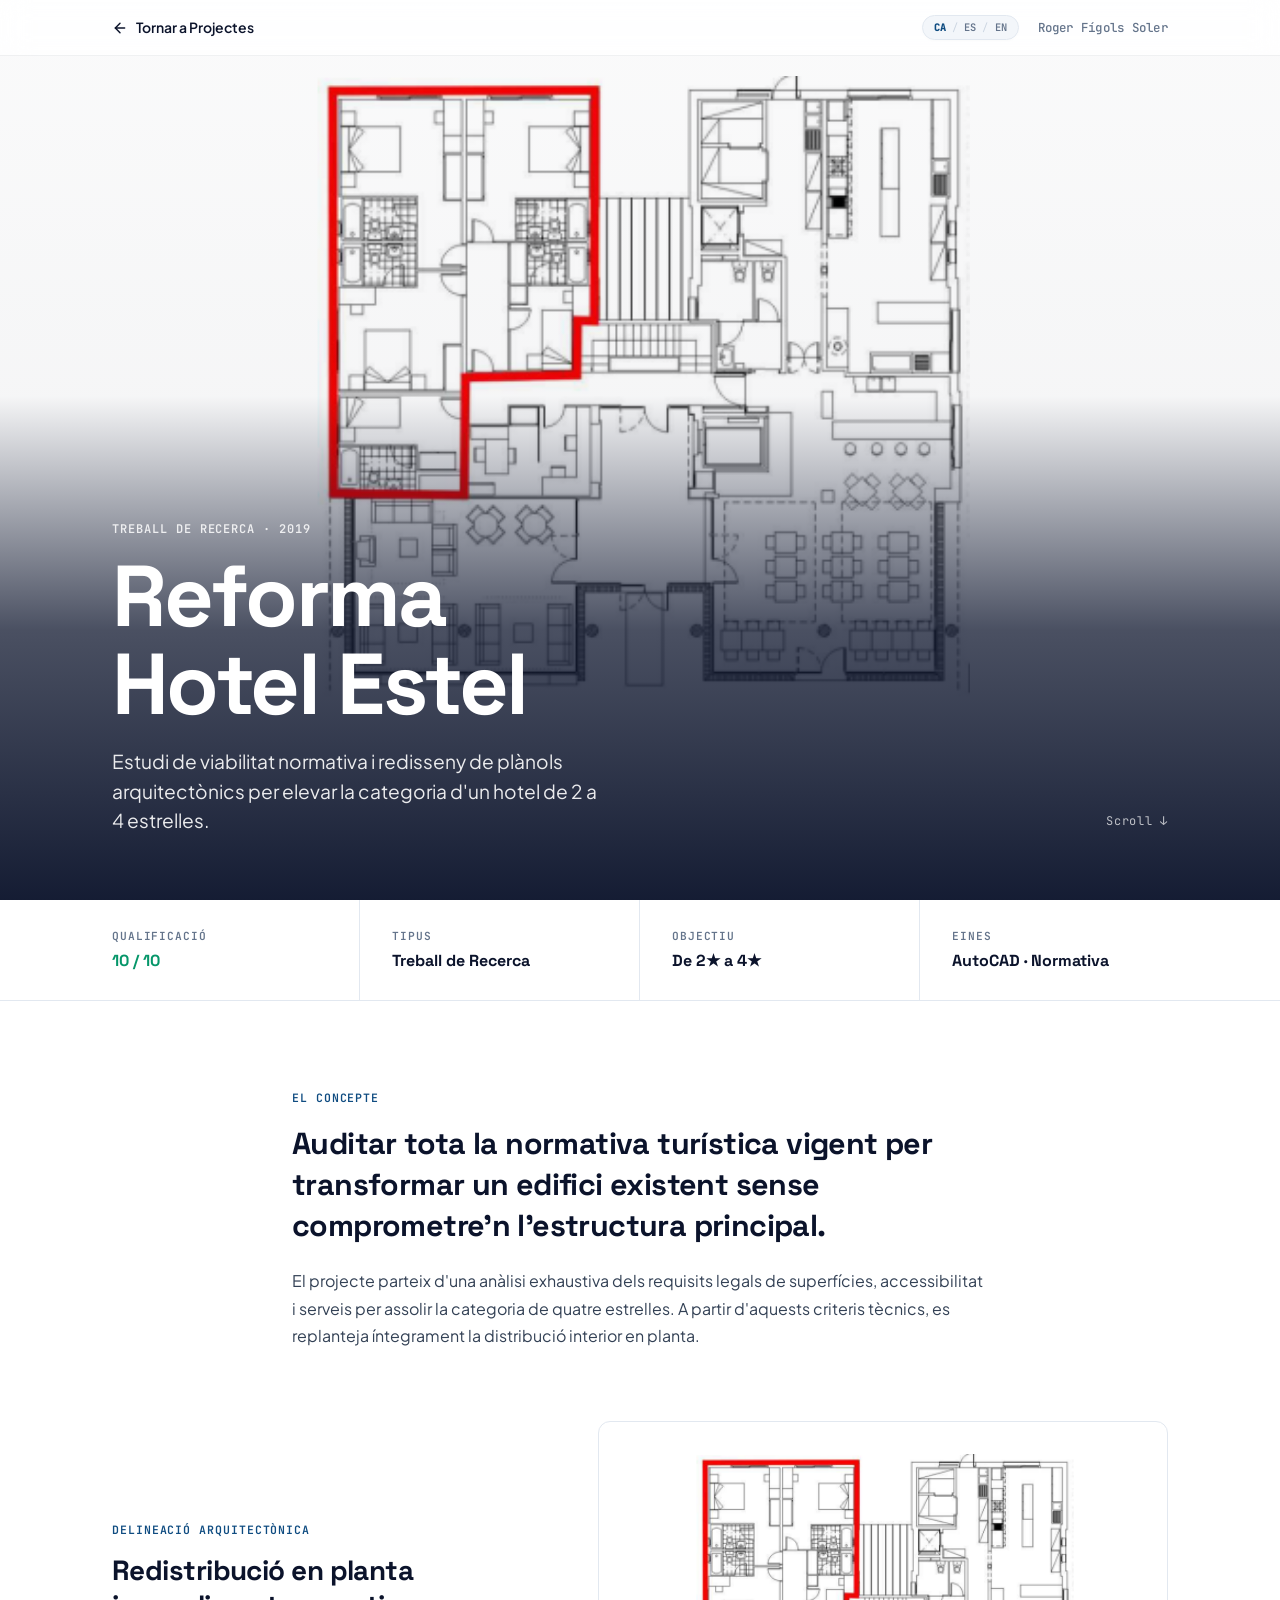
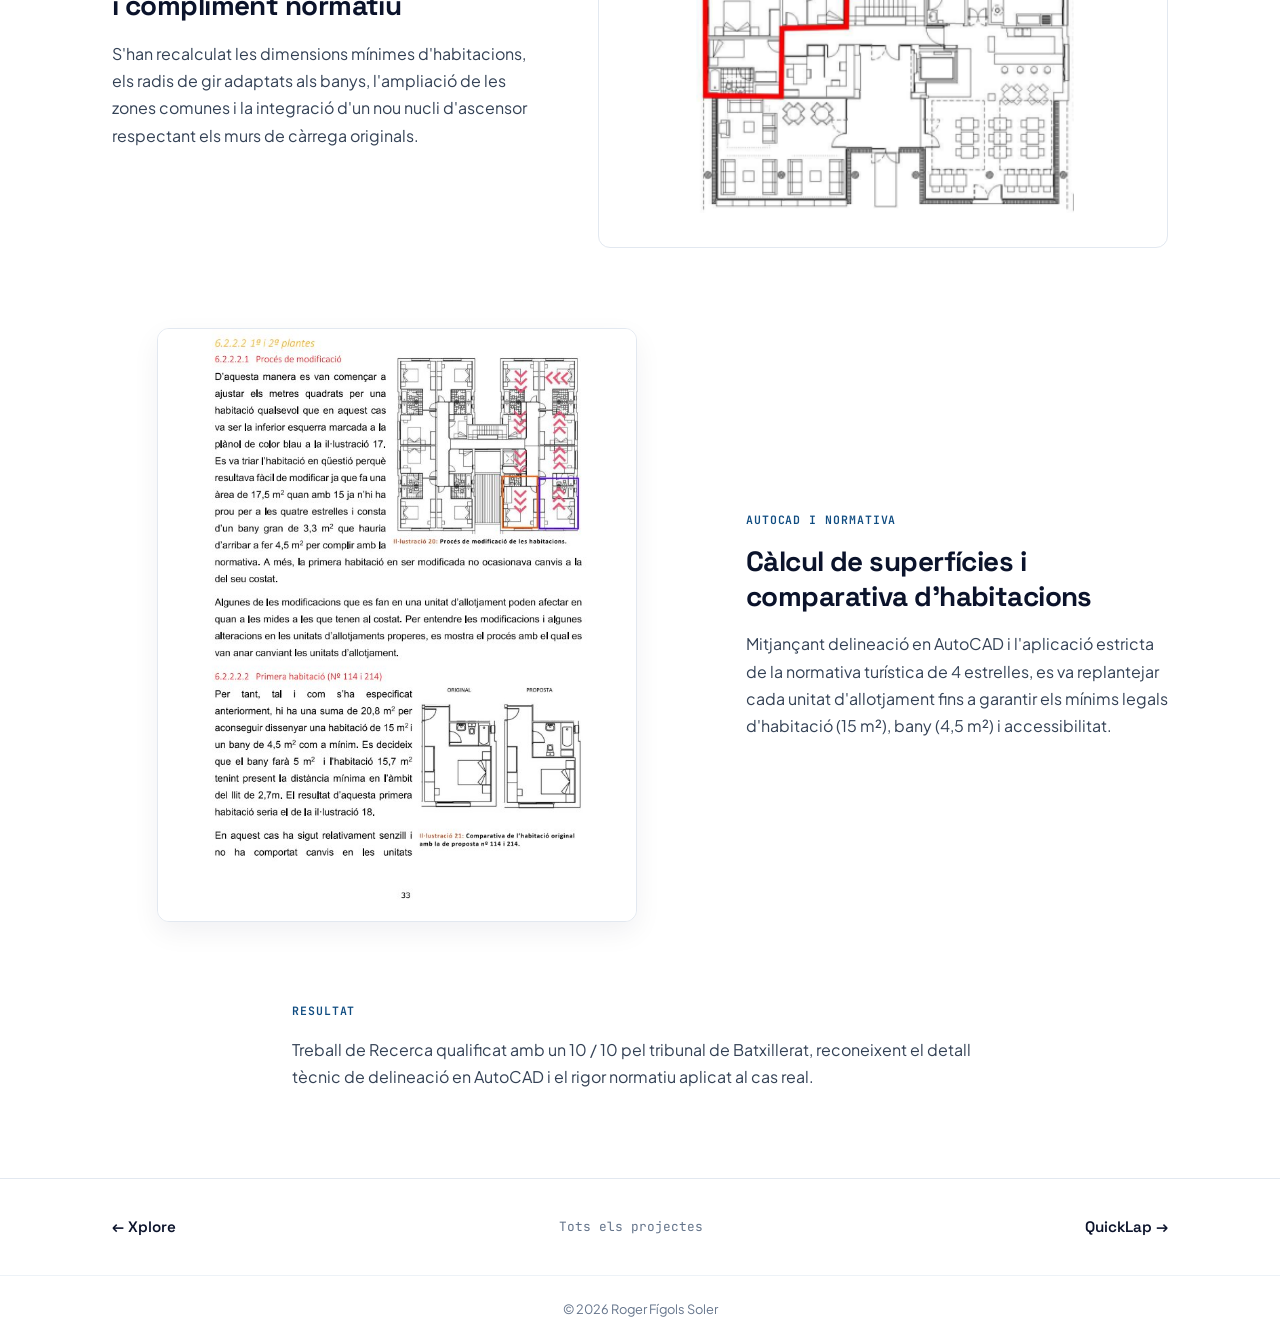
<file: hotel-estel.html>
<!DOCTYPE html>
<html lang="ca">
<head>
  <meta charset="UTF-8">
  <meta name="viewport" content="width=device-width, initial-scale=1.0">
  <title>Reforma Hotel Estel – Roger Fígols Soler</title>
  <link rel="preconnect" href="https://fonts.googleapis.com">
  <link rel="preconnect" href="https://fonts.gstatic.com" crossorigin>
  <link href="https://fonts.googleapis.com/css2?family=JetBrains+Mono:wght@400;500;600;700&family=Plus+Jakarta+Sans:wght@400;500;600;700;800&family=Space+Grotesk:wght@500;600;700;800&display=swap" rel="stylesheet">
  <link rel="stylesheet" href="styles.css">
  <link rel="stylesheet" href="project.css">
</head>
<body class="p-project-page" data-project="hotel-estel">

  <!-- 1. COMPACT FIXED TOP NAV -->
  <header class="p-top-bar">
    <div class="p-top-bar-inner">
      <a href="index.html#projectes" class="p-nav-back">
        <svg viewBox="0 0 24 24" fill="none" stroke="currentColor" stroke-width="2.2" stroke-linecap="round" stroke-linejoin="round" aria-hidden="true">
          <line x1="19" y1="12" x2="5" y2="12"></line>
          <polyline points="12 19 5 12 12 5"></polyline>
        </svg>
        <span data-i18n="nav_back">Tornar a Projectes</span>
      </a>
      <div class="p-nav-right">
        <div class="lang-switch p-lang-switch" role="group" aria-label="Selector d'idioma">
          <button type="button" class="lang-btn active" data-lang="ca" aria-pressed="true">CA</button>
          <span class="lang-sep">/</span>
          <button type="button" class="lang-btn" data-lang="es" aria-pressed="false">ES</button>
          <span class="lang-sep">/</span>
          <button type="button" class="lang-btn" data-lang="en" aria-pressed="false">EN</button>
        </div>
        <span class="p-nav-author">Roger Fígols Soler</span>
      </div>
    </div>
  </header>

  <main>
    <!-- 2. FULL-VIEWPORT HERO -->
    <section class="p-hero is-blueprint-hero">
      <img
        src="assets/project_tr_hotel.png"
        alt="Reforma Hotel Estel — Plànol arquitectònic de redistribució"
        width="348"
        height="329"
        fetchpriority="high"
        class="p-hero-bg-img is-blueprint"
      >
      <div class="p-hero-scrim" aria-hidden="true"></div>

      <div class="p-hero-content-wrap">
        <div class="p-hero-text">
          <div class="p-hero-eyebrow" data-i18n="hero_eyebrow">TREBALL DE RECERCA · 2019</div>
          <h1 class="p-hero-title" data-i18n="hero_title">Reforma Hotel Estel</h1>
          <p class="p-hero-summary" data-i18n="hero_summary">
            Estudi de viabilitat normativa i redisseny de plànols arquitectònics per elevar la categoria d'un hotel de 2 a 4 estrelles.
          </p>
        </div>
        <span class="p-scroll-hint" aria-hidden="true">Scroll ↓</span>
      </div>
    </section>

    <!-- 3. MINIMALIST HORIZONTAL SPEC STRIP -->
    <section class="p-spec-strip" aria-label="Especificacions del projecte">
      <div class="p-spec-strip-inner">
        <div class="p-spec-cell">
          <span class="p-spec-label" data-i18n="spec1_l">Qualificació</span>
          <span class="p-spec-value is-honors">10 / 10</span>
        </div>
        <div class="p-spec-cell">
          <span class="p-spec-label" data-i18n="spec2_l">Tipus</span>
          <span class="p-spec-value" data-i18n="spec2_v">Treball de Recerca</span>
        </div>
        <div class="p-spec-cell">
          <span class="p-spec-label" data-i18n="spec3_l">Objectiu</span>
          <span class="p-spec-value" data-i18n="spec3_v">De 2★ a 4★</span>
        </div>
        <div class="p-spec-cell">
          <span class="p-spec-label" data-i18n="spec4_l">Eines</span>
          <span class="p-spec-value" data-i18n="spec4_v">AutoCAD · Normativa</span>
        </div>
      </div>
    </section>

    <!-- 4a. SHORT EDITORIAL STATEMENT (EL CONCEPTE) -->
    <section class="p-editorial-statement">
      <span class="p-section-eyebrow" data-i18n="sec_concept">El Concepte</span>
      <p class="p-editorial-lead" data-i18n="concept_lead">
        Auditar tota la normativa turística vigent per transformar un edifici existent sense comprometre'n l'estructura principal.
      </p>
      <p class="p-editorial-copy" data-i18n="concept_copy">
        El projecte parteix d'una anàlisi exhaustiva dels requisits legals de superfícies, accessibilitat i serveis per assolir la categoria de quatre estrelles. A partir d'aquests criteris tècnics, es replanteja íntegrament la distribució interior en planta.
      </p>
    </section>

    <!-- 4b. ASYMMETRIC TEXT + PLAN ROW -->
    <section class="p-asymmetric-feature">
      <div class="p-feature-text">
        <span class="p-section-eyebrow" data-i18n="feat1_eyebrow">Delineació Arquitectònica</span>
        <h2 class="p-feature-heading" data-i18n="feat1_heading">Redistribució en planta i compliment normatiu</h2>
        <p class="p-editorial-copy" data-i18n="feat1_copy">
          S'han recalculat les dimensions mínimes d'habitacions, els radis de gir adaptats als banys, l'ampliació de les zones comunes i la integració d'un nou nucli d'ascensor respectant els murs de càrrega originals.
        </p>
      </div>
      <div class="p-feature-media p-photo-frame is-contain">
        <img
          src="assets/project_tr_hotel.png"
          alt="Plànol en planta de la reforma i ampliació de l'Hotel Estel"
          width="348"
          height="329"
          loading="lazy"
        >
      </div>
    </section>

    <!-- 4c. AUTOCAD & NORMATIVA REDESIGN PAGE -->
    <section class="p-asymmetric-feature is-reversed">
      <div class="p-feature-media p-photo-frame" style="aspect-ratio: 705 / 872; max-width: 480px; margin: 0 auto; border: 1px solid var(--border-color); background: #FFFFFF; box-shadow: 0 10px 28px rgba(11, 19, 43, 0.06);">
        <img
          src="assets/hotel_estel_pagina.jpg"
          alt="Pàgina del Treball de Recerca amb procés de modificació en AutoCAD i comparativa d'habitacions"
          width="705"
          height="872"
          loading="lazy"
        >
      </div>
      <div class="p-feature-text">
        <span class="p-section-eyebrow" data-i18n="feat2_eyebrow">AutoCAD i Normativa</span>
        <h2 class="p-feature-heading" data-i18n="feat2_heading">Càlcul de superfícies i comparativa d'habitacions</h2>
        <p class="p-editorial-copy" data-i18n="feat2_copy">
          Mitjançant delineació en AutoCAD i l'aplicació estricta de la normativa turística de 4 estrelles, es va replantejar cada unitat d'allotjament fins a garantir els mínims legals d'habitació (15 m²), bany (4,5 m²) i accessibilitat.
        </p>
      </div>
    </section>

    <!-- 4d. COMPACT CLOSING RESULT -->
    <section class="p-editorial-closing">
      <span class="p-section-eyebrow" data-i18n="sec_result">Resultat</span>
      <p class="p-editorial-copy" data-i18n="closing_copy">
        Treball de Recerca qualificat amb un 10 / 10 pel tribunal de Batxillerat, reconeixent el detall tècnic de delineació en AutoCAD i el rigor normatiu aplicat al cas real.
      </p>
    </section>
  </main>

  <!-- 5. MINIMALIST PROJECT FOOTER NAVIGATION -->
  <footer class="p-footer-nav">
    <nav class="p-footer-nav-inner" aria-label="Navegació entre projectes">
      <a href="xplore.html" class="p-footer-nav-link">← Xplore</a>
      <a href="index.html#projectes" class="p-footer-nav-center" data-i18n="footer_all">Tots els projectes</a>
      <a href="quicklap.html" class="p-footer-nav-link">QuickLap →</a>
    </nav>
    <div class="p-minimal-copyright">
      © 2026 Roger Fígols Soler
    </div>
  </footer>

  <script src="project-i18n.js"></script>
</body>
</html>
</file>
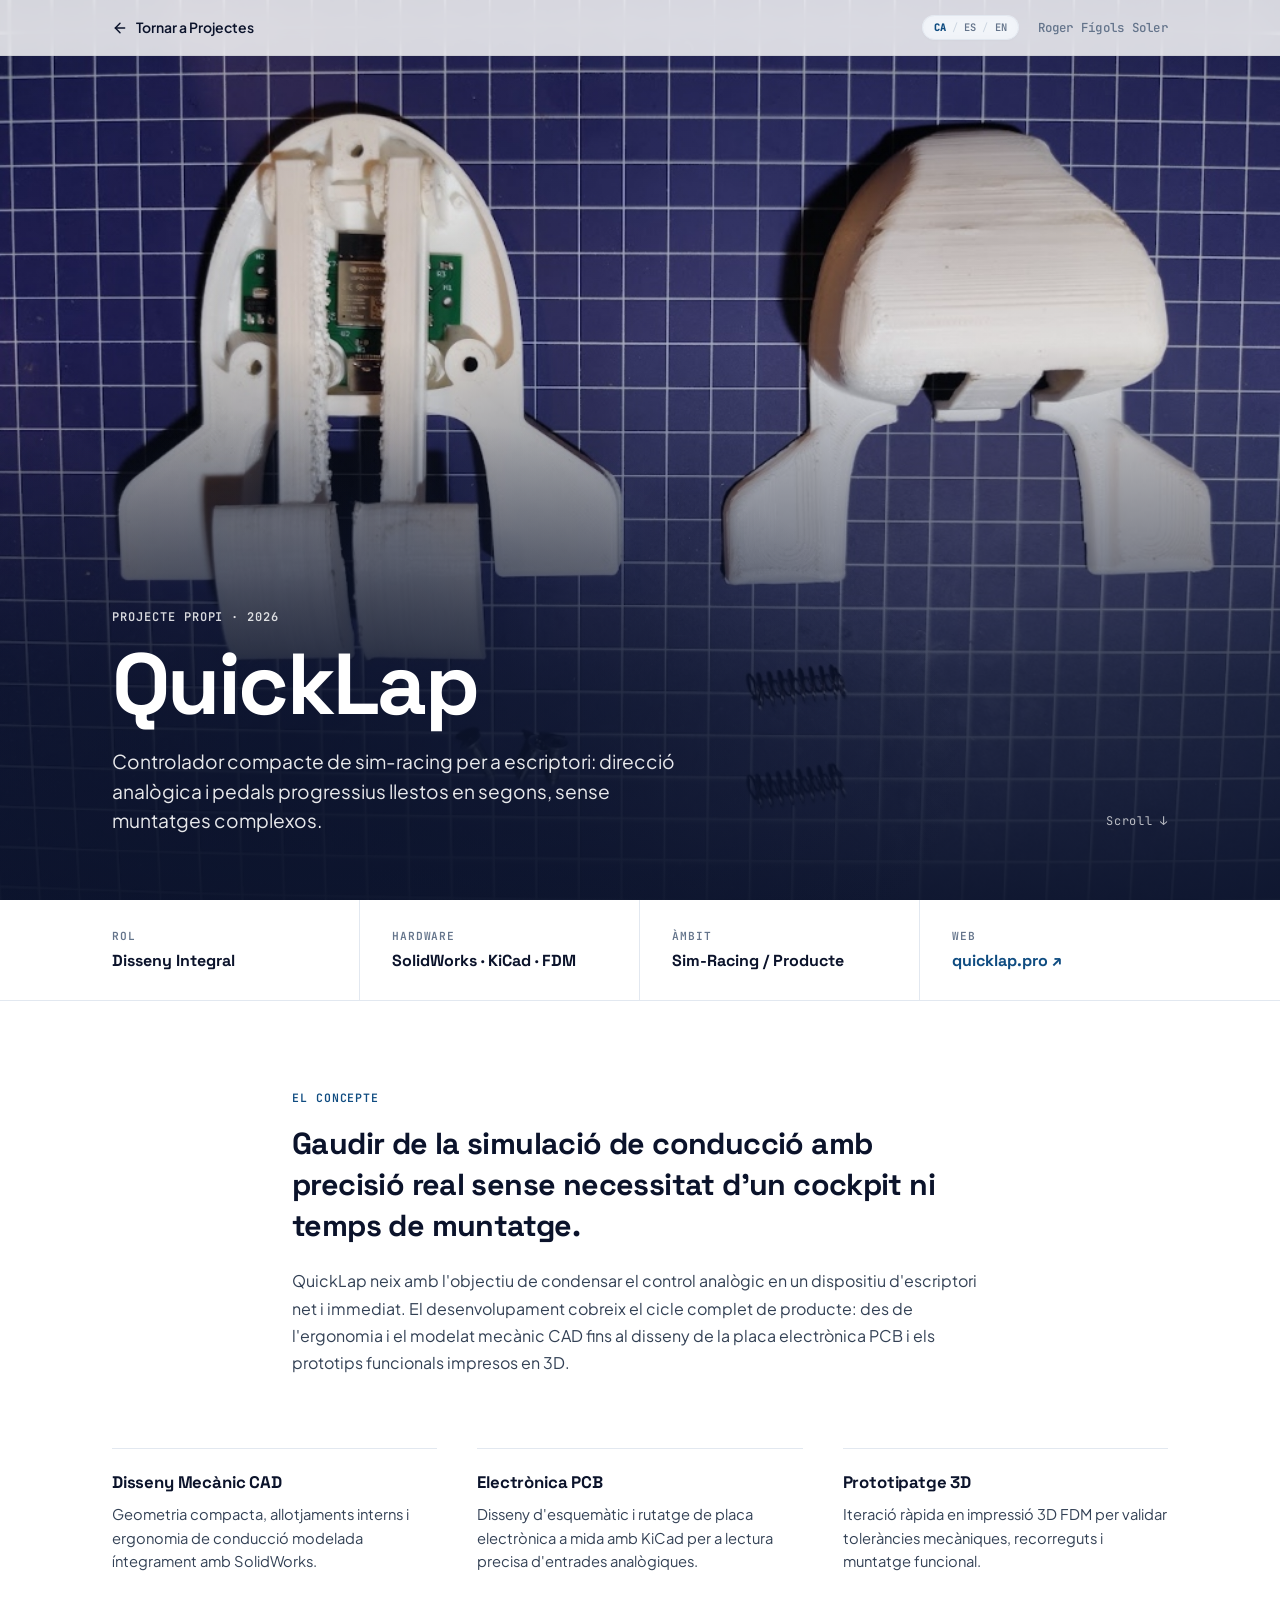
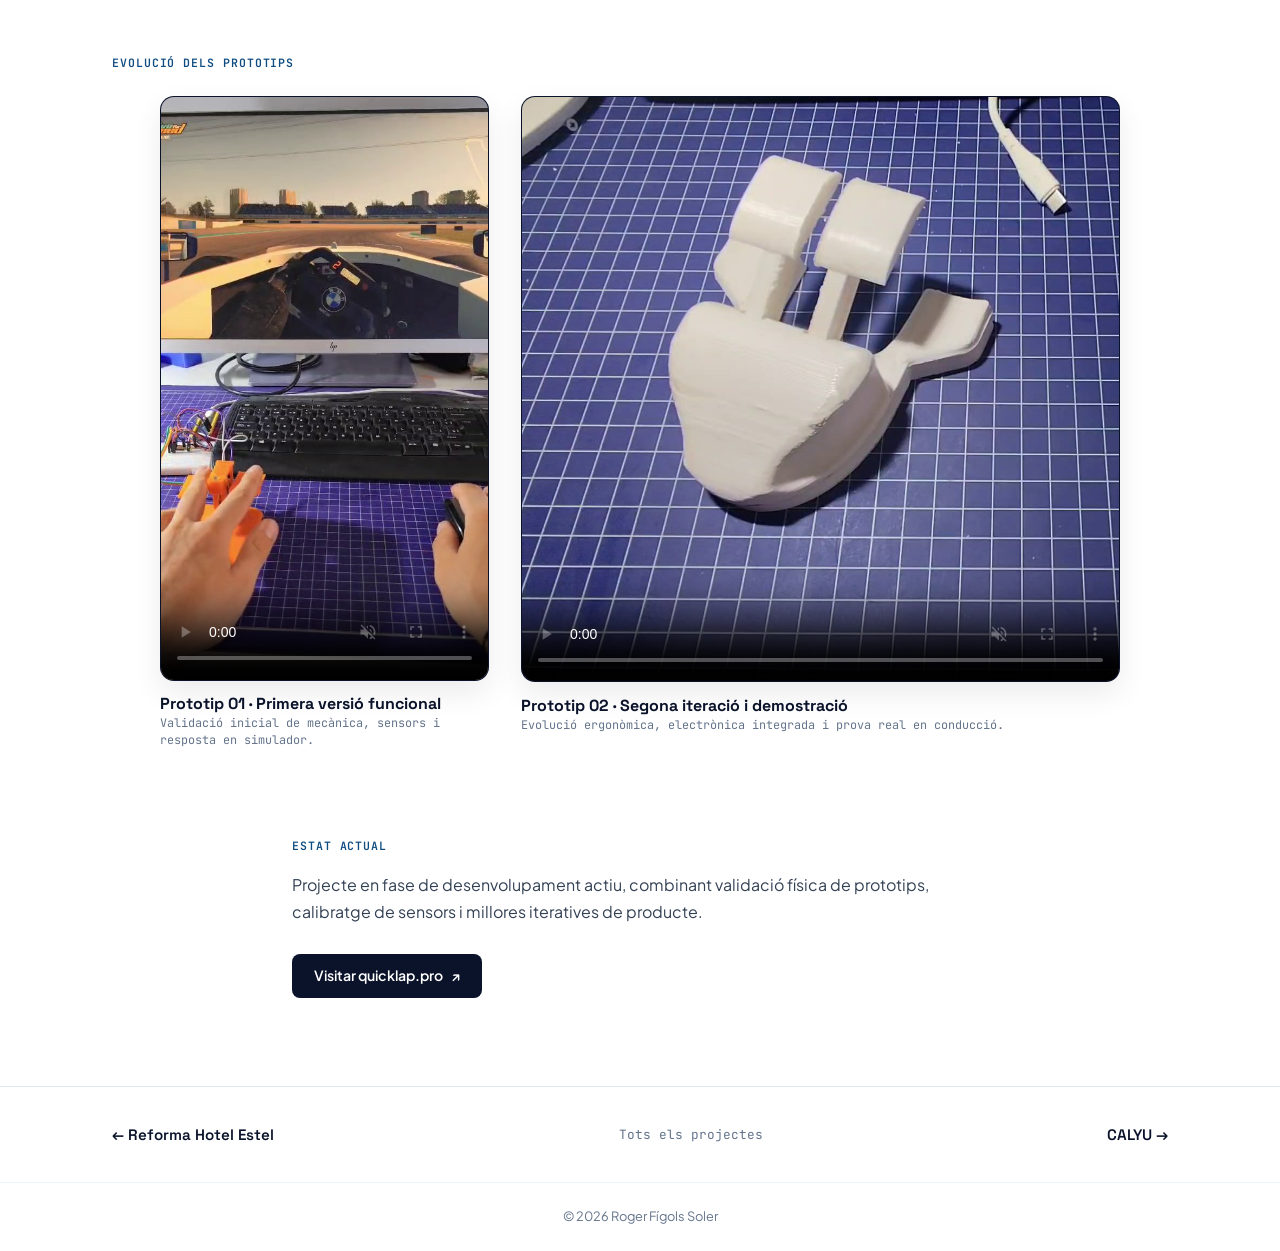
<file: quicklap.html>
<!DOCTYPE html>
<html lang="ca">
<head>
  <meta charset="UTF-8">
  <meta name="viewport" content="width=device-width, initial-scale=1.0">
  <title>QuickLap – Roger Fígols Soler</title>
  <link rel="preconnect" href="https://fonts.googleapis.com">
  <link rel="preconnect" href="https://fonts.gstatic.com" crossorigin>
  <link href="https://fonts.googleapis.com/css2?family=JetBrains+Mono:wght@400;500;600;700&family=Plus+Jakarta+Sans:wght@400;500;600;700;800&family=Space+Grotesk:wght@500;600;700;800&display=swap" rel="stylesheet">
  <link rel="stylesheet" href="styles.css">
  <link rel="stylesheet" href="project.css">
</head>
<body class="p-project-page" data-project="quicklap">

  <!-- 1. COMPACT FIXED TOP NAV -->
  <header class="p-top-bar">
    <div class="p-top-bar-inner">
      <a href="index.html#projectes" class="p-nav-back">
        <svg viewBox="0 0 24 24" fill="none" stroke="currentColor" stroke-width="2.2" stroke-linecap="round" stroke-linejoin="round" aria-hidden="true">
          <line x1="19" y1="12" x2="5" y2="12"></line>
          <polyline points="12 19 5 12 12 5"></polyline>
        </svg>
        <span data-i18n="nav_back">Tornar a Projectes</span>
      </a>
      <div class="p-nav-right">
        <div class="lang-switch p-lang-switch" role="group" aria-label="Selector d'idioma">
          <button type="button" class="lang-btn active" data-lang="ca" aria-pressed="true">CA</button>
          <span class="lang-sep">/</span>
          <button type="button" class="lang-btn" data-lang="es" aria-pressed="false">ES</button>
          <span class="lang-sep">/</span>
          <button type="button" class="lang-btn" data-lang="en" aria-pressed="false">EN</button>
        </div>
        <span class="p-nav-author">Roger Fígols Soler</span>
      </div>
    </div>
  </header>

  <main>
    <!-- 2. FULL-VIEWPORT HERO -->
    <section class="p-hero">
      <img
        src="assets/project_quicklap.jpg"
        alt="QuickLap — Desglossament mecànic, carcassa impresa en 3D i placa PCB"
        width="1024"
        height="768"
        fetchpriority="high"
        class="p-hero-bg-img"
        style="object-position: center 42%;"
      >
      <div class="p-hero-scrim" aria-hidden="true"></div>

      <div class="p-hero-content-wrap">
        <div class="p-hero-text">
          <div class="p-hero-eyebrow" data-i18n="hero_eyebrow">PROJECTE PROPI · 2026</div>
          <h1 class="p-hero-title">QuickLap</h1>
          <p class="p-hero-summary" data-i18n="hero_summary">
            Controlador compacte de sim-racing per a escriptori: direcció analògica i pedals progressius llestos en segons, sense muntatges complexos.
          </p>
        </div>
        <span class="p-scroll-hint" aria-hidden="true">Scroll ↓</span>
      </div>
    </section>

    <!-- 3. MINIMALIST HORIZONTAL SPEC STRIP -->
    <section class="p-spec-strip" aria-label="Especificacions del projecte">
      <div class="p-spec-strip-inner">
        <div class="p-spec-cell">
          <span class="p-spec-label" data-i18n="spec1_l">Rol</span>
          <span class="p-spec-value" data-i18n="spec1_v">Disseny Integral</span>
        </div>
        <div class="p-spec-cell">
          <span class="p-spec-label" data-i18n="spec2_l">Hardware</span>
          <span class="p-spec-value">SolidWorks · KiCad · FDM</span>
        </div>
        <div class="p-spec-cell">
          <span class="p-spec-label" data-i18n="spec3_l">Àmbit</span>
          <span class="p-spec-value" data-i18n="spec3_v">Sim-Racing / Producte</span>
        </div>
        <div class="p-spec-cell">
          <span class="p-spec-label" data-i18n="spec4_l">Web</span>
          <span class="p-spec-value">
            <a href="https://quicklap.pro" target="_blank" rel="noreferrer" class="p-spec-link">quicklap.pro ↗</a>
          </span>
        </div>
      </div>
    </section>

    <!-- 4a. SHORT EDITORIAL STATEMENT (EL CONCEPTE) -->
    <section class="p-editorial-statement">
      <span class="p-section-eyebrow" data-i18n="sec_concept">El Concepte</span>
      <p class="p-editorial-lead" data-i18n="concept_lead">
        Gaudir de la simulació de conducció amb precisió real sense necessitat d'un cockpit ni temps de muntatge.
      </p>
      <p class="p-editorial-copy" data-i18n="concept_copy">
        QuickLap neix amb l'objectiu de condensar el control analògic en un dispositiu d'escriptori net i immediat. El desenvolupament cobreix el cicle complet de producte: des de l'ergonomia i el modelat mecànic CAD fins al disseny de la placa electrònica PCB i els prototips funcionals impresos en 3D.
      </p>
    </section>

    <!-- 4b. MINIMAL 3-COLUMN ENGINEERING TRIAD -->
    <section class="p-triad" aria-label="Fases de desenvolupament">
      <div class="p-triad-item">
        <h2 class="p-triad-title" data-i18n="triad_1_t">Disseny Mecànic CAD</h2>
        <p class="p-triad-text" data-i18n="triad_1_c">Geometria compacta, allotjaments interns i ergonomia de conducció modelada íntegrament amb SolidWorks.</p>
      </div>
      <div class="p-triad-item">
        <h2 class="p-triad-title" data-i18n="triad_2_t">Electrònica PCB</h2>
        <p class="p-triad-text" data-i18n="triad_2_c">Disseny d'esquemàtic i rutatge de placa electrònica a mida amb KiCad per a lectura precisa d'entrades analògiques.</p>
      </div>
      <div class="p-triad-item">
        <h2 class="p-triad-title" data-i18n="triad_3_t">Prototipatge 3D</h2>
        <p class="p-triad-text" data-i18n="triad_3_c">Iteració ràpida en impressió 3D FDM per validar toleràncies mecàniques, recorreguts i muntatge funcional.</p>
      </div>
    </section>

    <!-- 4c. PROTOTYPE EVOLUTION VIDEO SHOWCASE -->
    <section class="p-video-showcase" aria-label="Evolució dels prototips funcionals">
      <span class="p-section-eyebrow" data-i18n="sec_videos">Evolució dels Prototips</span>
      <div class="p-video-pair">
        <figure class="p-video-card">
          <div class="p-video-frame">
            <video
              controls
              muted
              loop
              playsinline
              loading="lazy"
              preload="metadata"
              width="476"
              height="848"
              poster="assets/quicklap_proto1_poster.jpg"
            >
              <source src="assets/quicklap_proto1.mp4" type="video/mp4">
            </video>
          </div>
          <figcaption>
            <div class="p-video-title" data-i18n="vid1_t">Prototip 01 · Primera versió funcional</div>
            <div class="p-video-caption" data-i18n="vid1_c">Validació inicial de mecànica, sensors i resposta en simulador.</div>
          </figcaption>
        </figure>

        <figure class="p-video-card">
          <div class="p-video-frame">
            <video
              controls
              muted
              loop
              playsinline
              loading="lazy"
              preload="metadata"
              width="1102"
              height="1080"
              poster="assets/quicklap_proto2_poster.jpg"
            >
              <source src="assets/quicklap_proto2.mp4" type="video/mp4">
            </video>
          </div>
          <figcaption>
            <div class="p-video-title" data-i18n="vid2_t">Prototip 02 · Segona iteració i demostració</div>
            <div class="p-video-caption" data-i18n="vid2_c">Evolució ergonòmica, electrònica integrada i prova real en conducció.</div>
          </figcaption>
        </figure>
      </div>
    </section>

    <!-- 4e. COMPACT CLOSING STATUS + EXTERNAL LINK -->
    <section class="p-editorial-closing">
      <span class="p-section-eyebrow" data-i18n="sec_status">Estat Actual</span>
      <p class="p-editorial-copy" data-i18n="closing_copy">
        Projecte en fase de desenvolupament actiu, combinant validació física de prototips, calibratge de sensors i millores iteratives de producte.
      </p>
      <a href="https://quicklap.pro" target="_blank" rel="noreferrer" class="p-btn-external">
        <span data-i18n="btn_visit">Visitar quicklap.pro</span>
        <span aria-hidden="true">↗</span>
      </a>
    </section>
  </main>

  <!-- 5. MINIMALIST PROJECT FOOTER NAVIGATION -->
  <footer class="p-footer-nav">
    <nav class="p-footer-nav-inner" aria-label="Navegació entre projectes">
      <a href="hotel-estel.html" class="p-footer-nav-link" data-i18n="nav_hotel_prev">← Reforma Hotel Estel</a>
      <a href="index.html#projectes" class="p-footer-nav-center" data-i18n="footer_all">Tots els projectes</a>
      <a href="calyu.html" class="p-footer-nav-link">CALYU →</a>
    </nav>
    <div class="p-minimal-copyright">
      © 2026 Roger Fígols Soler
    </div>
  </footer>

  <script src="project-i18n.js"></script>
</body>
</html>
</file>
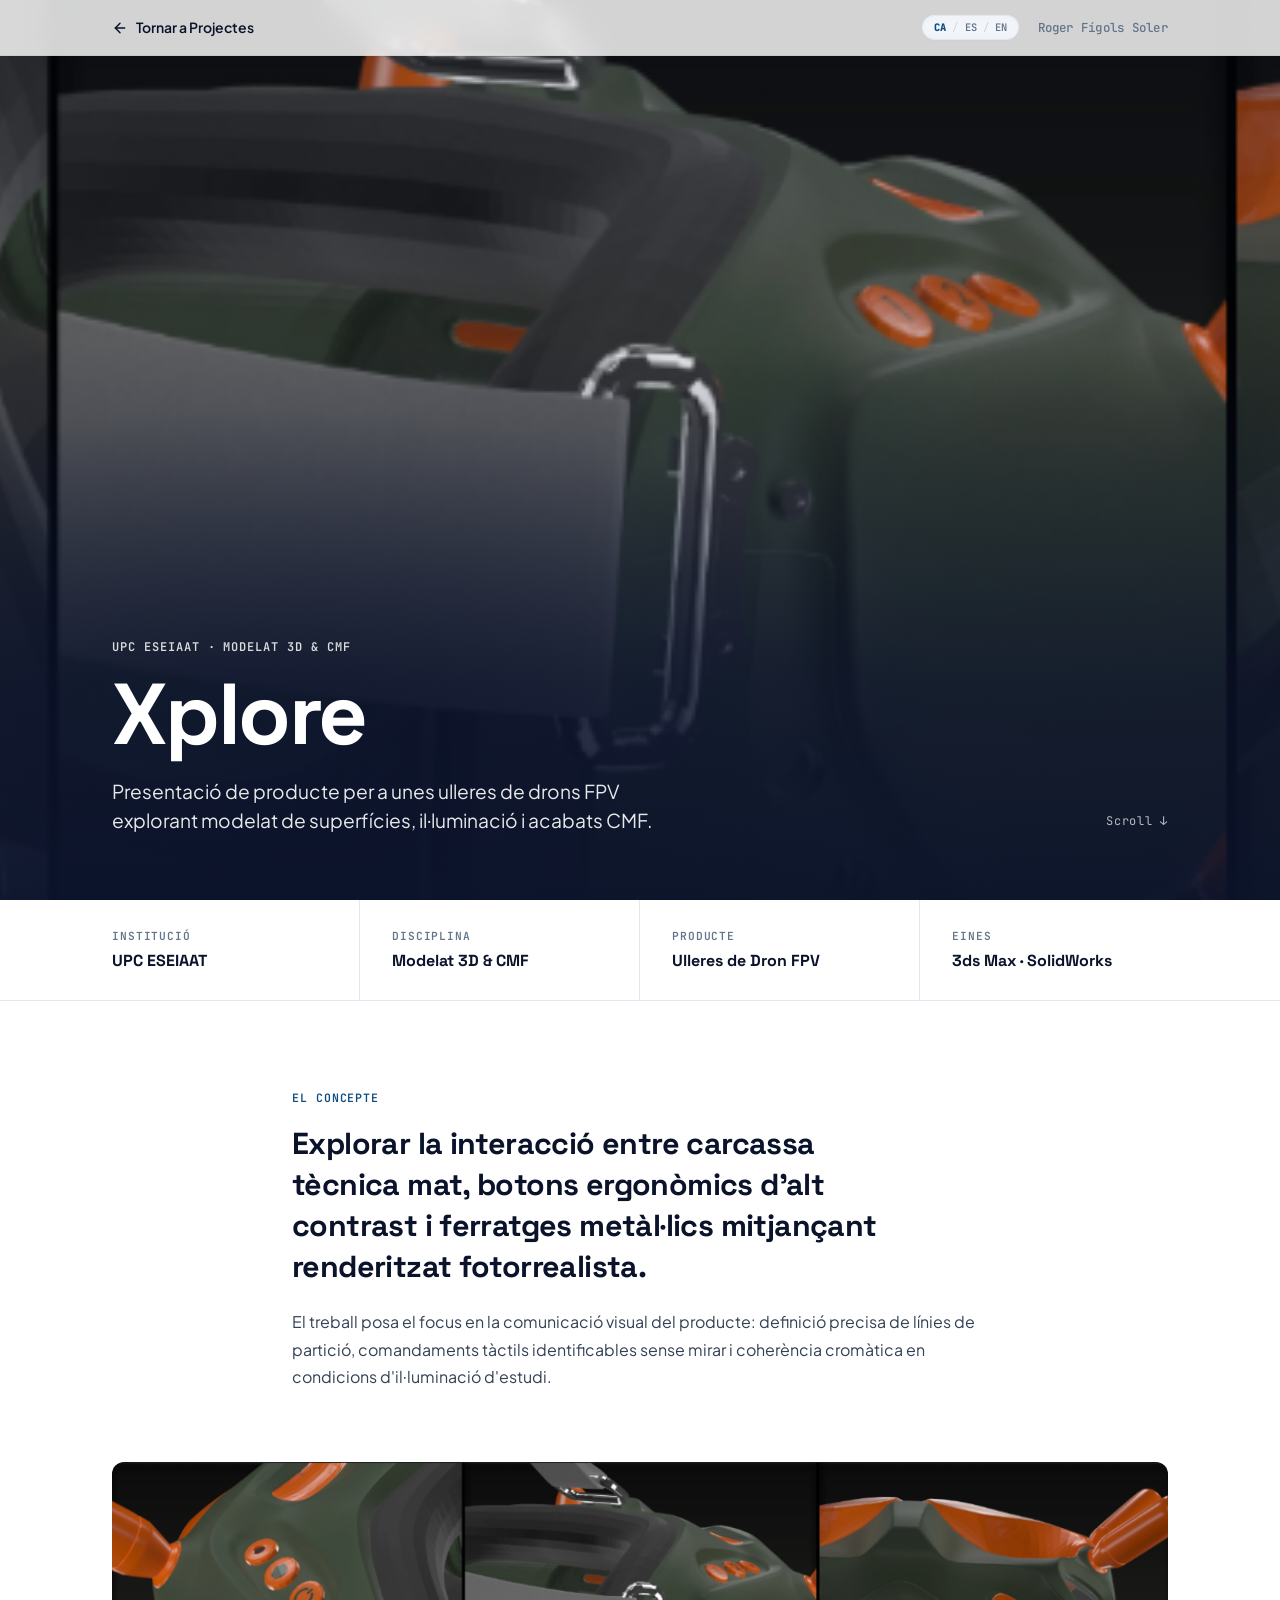
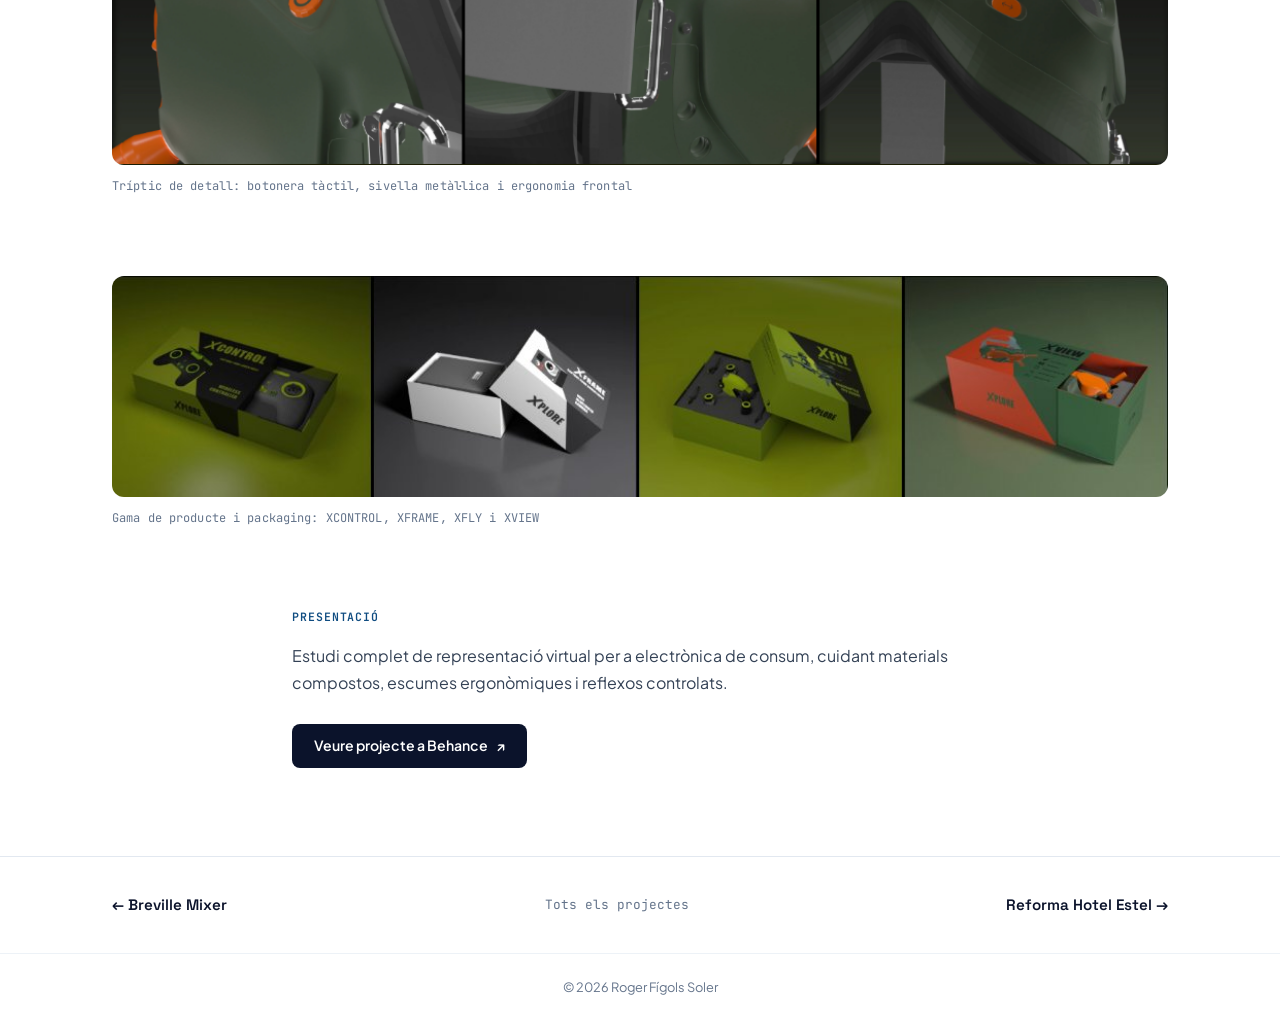
<file: xplore.html>
<!DOCTYPE html>
<html lang="ca">
<head>
  <meta charset="UTF-8">
  <meta name="viewport" content="width=device-width, initial-scale=1.0">
  <title>Xplore – Roger Fígols Soler</title>
  <link rel="preconnect" href="https://fonts.googleapis.com">
  <link rel="preconnect" href="https://fonts.gstatic.com" crossorigin>
  <link href="https://fonts.googleapis.com/css2?family=JetBrains+Mono:wght@400;500;600;700&family=Plus+Jakarta+Sans:wght@400;500;600;700;800&family=Space+Grotesk:wght@500;600;700;800&display=swap" rel="stylesheet">
  <link rel="stylesheet" href="styles.css">
  <link rel="stylesheet" href="project.css">
</head>
<body class="p-project-page" data-project="xplore">

  <!-- 1. COMPACT FIXED TOP NAV -->
  <header class="p-top-bar">
    <div class="p-top-bar-inner">
      <a href="index.html#projectes" class="p-nav-back">
        <svg viewBox="0 0 24 24" fill="none" stroke="currentColor" stroke-width="2.2" stroke-linecap="round" stroke-linejoin="round" aria-hidden="true">
          <line x1="19" y1="12" x2="5" y2="12"></line>
          <polyline points="12 19 5 12 12 5"></polyline>
        </svg>
        <span data-i18n="nav_back">Tornar a Projectes</span>
      </a>
      <div class="p-nav-right">
        <div class="lang-switch p-lang-switch" role="group" aria-label="Selector d'idioma">
          <button type="button" class="lang-btn active" data-lang="ca" aria-pressed="true">CA</button>
          <span class="lang-sep">/</span>
          <button type="button" class="lang-btn" data-lang="es" aria-pressed="false">ES</button>
          <span class="lang-sep">/</span>
          <button type="button" class="lang-btn" data-lang="en" aria-pressed="false">EN</button>
        </div>
        <span class="p-nav-author">Roger Fígols Soler</span>
      </div>
    </div>
  </header>

  <main>
    <!-- 2. FULL-VIEWPORT HERO -->
    <section class="p-hero">
      <img
        src="assets/project_xplore.png"
        alt="Xplore — Ulleres de dron FPV modelades en 3D"
        width="1024"
        height="294"
        fetchpriority="high"
        class="p-hero-bg-img"
        style="object-position: center center; transform: scale(1.12);"
      >
      <div class="p-hero-scrim" aria-hidden="true"></div>

      <div class="p-hero-content-wrap">
        <div class="p-hero-text">
          <div class="p-hero-eyebrow" data-i18n="hero_eyebrow">UPC ESEIAAT · MODELAT 3D &amp; CMF</div>
          <h1 class="p-hero-title">Xplore</h1>
          <p class="p-hero-summary" data-i18n="hero_summary">
            Presentació de producte per a unes ulleres de drons FPV explorant modelat de superfícies, il·luminació i acabats CMF.
          </p>
        </div>
        <span class="p-scroll-hint" aria-hidden="true">Scroll ↓</span>
      </div>
    </section>

    <!-- 3. MINIMALIST HORIZONTAL SPEC STRIP -->
    <section class="p-spec-strip" aria-label="Especificacions del projecte">
      <div class="p-spec-strip-inner">
        <div class="p-spec-cell">
          <span class="p-spec-label" data-i18n="spec1_l">Institució</span>
          <span class="p-spec-value">UPC ESEIAAT</span>
        </div>
        <div class="p-spec-cell">
          <span class="p-spec-label" data-i18n="spec2_l">Disciplina</span>
          <span class="p-spec-value" data-i18n="spec2_v">Modelat 3D &amp; CMF</span>
        </div>
        <div class="p-spec-cell">
          <span class="p-spec-label" data-i18n="spec3_l">Producte</span>
          <span class="p-spec-value" data-i18n="spec3_v">Ulleres de Dron FPV</span>
        </div>
        <div class="p-spec-cell">
          <span class="p-spec-label" data-i18n="spec4_l">Eines</span>
          <span class="p-spec-value">3ds Max · SolidWorks</span>
        </div>
      </div>
    </section>

    <!-- 4a. SHORT EDITORIAL STATEMENT (EL CONCEPTE) -->
    <section class="p-editorial-statement">
      <span class="p-section-eyebrow" data-i18n="sec_concept">El Concepte</span>
      <p class="p-editorial-lead" data-i18n="concept_lead">
        Explorar la interacció entre carcassa tècnica mat, botons ergonòmics d'alt contrast i ferratges metàl·lics mitjançant renderitzat fotorrealista.
      </p>
      <p class="p-editorial-copy" data-i18n="concept_copy">
        El treball posa el focus en la comunicació visual del producte: definició precisa de línies de partició, comandaments tàctils identificables sense mirar i coherència cromàtica en condicions d'il·luminació d'estudi.
      </p>
    </section>

    <!-- 4b. PANORAMIC TRIPTYCH -->
    <section class="p-gallery-wide" aria-label="Tríptic de detall de producte">
      <div class="p-photo-frame is-panoramic">
        <img
          src="assets/project_xplore.png"
          alt="Tríptic de detall de les ulleres FPV Xplore"
          width="1024"
          height="294"
          loading="lazy"
        >
      </div>
      <span class="p-gallery-caption" data-i18n="gal1_caption">Tríptic de detall: botonera tàctil, sivella metàl·lica i ergonomia frontal</span>
    </section>

    <!-- 4c. PACKAGING & PRODUCT RANGE PANORAMIC -->
    <section class="p-gallery-wide" aria-label="Gama de producte i packaging Xplore">
      <div class="p-photo-frame is-panoramic-4up">
        <img
          src="assets/xplore_packaging.jpg"
          alt="Gama de producte i packaging Xplore: XCONTROL, XFRAME, XFLY i XVIEW"
          width="1024"
          height="215"
          loading="lazy"
        >
      </div>
      <span class="p-gallery-caption" data-i18n="gal2_caption">Gama de producte i packaging: XCONTROL, XFRAME, XFLY i XVIEW</span>
    </section>

    <!-- 4d. COMPACT CLOSING & BEHANCE LINK -->
    <section class="p-editorial-closing">
      <span class="p-section-eyebrow" data-i18n="sec_presentation">Presentació</span>
      <p class="p-editorial-copy" data-i18n="closing_copy">
        Estudi complet de representació virtual per a electrònica de consum, cuidant materials compostos, escumes ergonòmiques i reflexos controlats.
      </p>
      <a href="https://www.behance.net/gallery/167980509/XPLORE-Capture-your-adventures" target="_blank" rel="noreferrer" class="p-btn-external">
        <span data-i18n="btn_behance">Veure projecte a Behance</span>
        <span aria-hidden="true">↗</span>
      </a>
    </section>
  </main>

  <!-- 5. MINIMALIST PROJECT FOOTER NAVIGATION -->
  <footer class="p-footer-nav">
    <nav class="p-footer-nav-inner" aria-label="Navegació entre projectes">
      <a href="breville-mixer.html" class="p-footer-nav-link">← Breville Mixer</a>
      <a href="index.html#projectes" class="p-footer-nav-center" data-i18n="footer_all">Tots els projectes</a>
      <a href="hotel-estel.html" class="p-footer-nav-link" data-i18n="nav_hotel_next">Reforma Hotel Estel →</a>
    </nav>
    <div class="p-minimal-copyright">
      © 2026 Roger Fígols Soler
    </div>
  </footer>

  <script src="project-i18n.js"></script>
</body>
</html>
</file>
<file: styles.css>
/* ==========================================================================
   ROGER FÍGOLS SOLER — PORTFOLIO & CV INTERACTIU
   Design Style: Swiss Industrial / Minimal Technical (Direction 1)
   Symmetrical Center-Spine Timeline, Vertically Centered Borderless Logos,
   Compact Card Height, Integrated Dates, Horizontal Stretched Text
   ========================================================================== */

:root {
  --primary: #0B132B;
  --primary-light: #1C2541;
  --accent: #0F4C81;
  --accent-light: #EBF4FA;
  --accent-hover: #0A365C;
  --bg-page: #F8FAFC;
  --bg-card: #FFFFFF;
  --border-color: #E2E8F0;
  --border-hairline: #EDF2F7;
  --text-main: #0F172A;
  --text-muted: #334155;
  --text-light: #64748B;
  --font-display: 'Space Grotesk', -apple-system, BlinkMacSystemFont, 'Segoe UI', Roboto, sans-serif;
  --font-sans: 'Plus Jakarta Sans', -apple-system, BlinkMacSystemFont, 'Segoe UI', Roboto, sans-serif;
  --font-mono: 'JetBrains Mono', monospace;
}

/* 1. RESET & BASE */
*, *::before, *::after {
  margin: 0;
  padding: 0;
  box-sizing: border-box;
}

html {
  scroll-behavior: smooth;
  -webkit-text-size-adjust: 100%;
}

body {
  font-family: var(--font-sans);
  background-color: var(--bg-page);
  color: var(--text-main);
  line-height: 1.55;
  overflow-x: hidden;
  -webkit-font-smoothing: antialiased;
  -moz-osx-font-smoothing: grayscale;
}

svg {
  display: inline-block;
  vertical-align: middle;
  flex-shrink: 0;
}

/* Animations */
@keyframes pulseBlue {
  0% { transform: scale(0.95); box-shadow: 0 0 0 0 rgba(37, 99, 235, 0.7); }
  70% { transform: scale(1); box-shadow: 0 0 0 6px rgba(37, 99, 235, 0); }
  100% { transform: scale(0.95); box-shadow: 0 0 0 0 rgba(37, 99, 235, 0); }
}

@keyframes modalFadeIn {
  from { opacity: 0; transform: scale(0.97) translateY(8px); }
  to { opacity: 1; transform: scale(1) translateY(0); }
}

/* Language Switcher */
.lang-switch {
  display: inline-flex;
  align-items: center;
  gap: 3px;
  font-family: var(--font-mono);
  font-size: 0.65rem;
  letter-spacing: 0.04em;
  padding: 3px 8px;
  background: rgba(255, 255, 255, 0.9);
  backdrop-filter: blur(6px);
  -webkit-backdrop-filter: blur(6px);
  border: 1px solid var(--border-color);
  border-radius: 14px;
  box-shadow: 0 1px 3px rgba(11, 19, 43, 0.02);
  flex-shrink: 0;
}

.lang-btn {
  background: transparent;
  border: none;
  font-family: inherit;
  font-size: 0.65rem;
  font-weight: 600;
  color: var(--text-light);
  cursor: pointer;
  padding: 1px 3px;
  transition: all 0.15s ease;
  line-height: 1;
}

.lang-btn:hover {
  color: var(--primary);
}

.lang-btn.active {
  color: var(--accent);
  font-weight: 800;
}

.lang-sep {
  color: #CBD5E1;
  font-size: 0.65rem;
  user-select: none;
}

/* 2. HERO SECTION (PHOTO LEFT, BIO RIGHT) */
.hero-section {
  background: radial-gradient(circle at 15% 20%, #EBF4FA 0%, #F8FAFC 60%);
  border-bottom: 1px solid var(--border-color);
  padding: 3rem 0 4rem;
}

.hero-inner {
  max-width: 1140px;
  margin: 0 auto;
  padding: 0 1.5rem;
}

.hero-grid {
  display: grid;
  grid-template-columns: 290px 1fr;
  gap: 3.5rem;
  align-items: center;
}

/* Photo Wrap */
.hero-portrait-col {
  display: flex;
  justify-content: flex-start;
  align-items: center;
}

.portrait-wrap {
  width: 100%;
  max-width: 290px;
  border-radius: 16px;
  overflow: hidden;
  border: 1px solid var(--border-color);
  box-shadow: 0 14px 34px rgba(11, 19, 43, 0.09);
  transition: transform 0.25s ease;
}

.portrait-wrap:hover {
  transform: translateY(-3px);
}

.portrait-img {
  width: 100%;
  height: 330px;
  object-fit: cover;
  object-position: center 10%;
  display: block;
}

/* Content */
.hero-content {
  display: flex;
  flex-direction: column;
}

/* Header Row: Name on Left, Language Switcher on Right */
.hero-header-row {
  display: flex;
  align-items: baseline;
  justify-content: space-between;
  gap: 1.25rem;
  margin-bottom: 0.75rem;
}

.hero-name {
  font-family: var(--font-display);
  font-size: clamp(2.4rem, 4.5vw, 3.4rem);
  font-weight: 800;
  color: var(--primary);
  letter-spacing: -0.04em;
  line-height: 1.08;
  margin-bottom: 0;
}

/* Stacked Titles: Both start with 'Enginyer' from left */
.hero-titles {
  display: flex;
  flex-direction: column;
  align-items: flex-start;
  gap: 0.35rem;
  margin-bottom: 1.5rem;
}

.hero-title-line {
  font-family: var(--font-sans);
  font-size: clamp(1.05rem, 2.1vw, 1.22rem);
  font-weight: 700;
  color: var(--accent);
  letter-spacing: -0.015em;
  line-height: 1.28;
  text-align: left;
}

.hero-summary {
  background: #FFFFFF;
  border: 1px solid var(--border-color);
  border-radius: 12px;
  padding: 1.3rem 1.45rem;
  font-size: 0.92rem;
  color: var(--text-muted);
  line-height: 1.65;
  box-shadow: 0 2px 12px rgba(11, 19, 43, 0.02);
  margin-bottom: 1.75rem;
}

.hero-summary strong {
  color: var(--primary);
  font-weight: 700;
}

.hero-actions {
  display: flex;
  align-items: center;
  justify-content: flex-end;
  flex-wrap: wrap;
  gap: 0.85rem;
}

.hero-actions-social,
.hero-actions-main {
  display: flex;
  align-items: center;
  gap: 0.85rem;
}

/* Primary Button */
.btn-primary {
  display: inline-flex;
  align-items: center;
  gap: 8px;
  background: var(--accent);
  color: #FFFFFF !important;
  font-family: var(--font-sans);
  font-weight: 600;
  font-size: 0.86rem;
  padding: 10px 20px;
  border-radius: 8px;
  text-decoration: none;
  border: none;
  box-shadow: 0 3px 10px rgba(15, 76, 129, 0.2);
  cursor: pointer;
  transition: all 0.18s ease;
}

.btn-primary svg {
  width: 15px;
  height: 15px;
}

.btn-primary:hover {
  background: var(--accent-hover);
  transform: translateY(-1px);
  box-shadow: 0 5px 14px rgba(15, 76, 129, 0.26);
}

/* Secondary Button */
.btn-secondary {
  display: inline-flex;
  align-items: center;
  gap: 8px;
  background: #FFFFFF;
  color: var(--text-main);
  font-family: var(--font-sans);
  font-weight: 600;
  font-size: 0.86rem;
  padding: 10px 18px;
  border-radius: 8px;
  border: 1px solid var(--border-color);
  cursor: pointer;
  text-decoration: none;
  transition: all 0.18s ease;
}

.btn-secondary svg {
  width: 15px;
  height: 15px;
  color: var(--accent);
}

.btn-secondary:hover {
  border-color: var(--accent);
  color: var(--accent);
  background: var(--accent-light);
  transform: translateY(-1px);
}

/* Social Icon Buttons */
.btn-social-icon {
  width: 40px;
  height: 40px;
  display: inline-flex;
  align-items: center;
  justify-content: center;
  background: #FFFFFF;
  border: 1px solid var(--border-color);
  border-radius: 8px;
  color: var(--text-muted);
  text-decoration: none;
  transition: all 0.18s ease;
}

.btn-social-icon svg {
  width: 16px !important;
  height: 16px !important;
}

.btn-social-icon:hover {
  border-color: var(--accent);
  color: var(--accent);
  background: var(--accent-light);
  transform: translateY(-1px);
}

/* 3. SECTION GENERIC STYLES */
.section-block {
  padding: 4.5rem 0;
}

.bg-white {
  background: #FFFFFF;
}

.bg-slate-50 {
  background: #F8FAFC;
}

.section-inner {
  max-width: 1040px;
  margin: 0 auto;
  padding: 0 1.5rem;
}

.max-w-wide {
  max-width: 1140px;
}

.max-w-timeline {
  max-width: 1140px;
}

.section-header-row {
  display: flex;
  justify-content: space-between;
  align-items: center;
  flex-wrap: wrap;
  gap: 1rem;
  margin-bottom: 2.5rem;
  padding-bottom: 0.75rem;
  border-bottom: 1px solid var(--border-hairline);
}

.section-header-block {
  margin-bottom: 2rem;
  padding-bottom: 0.75rem;
  border-bottom: 1px solid var(--border-hairline);
}

.section-heading {
  font-family: var(--font-display);
  font-size: clamp(1.4rem, 2.8vw, 1.85rem);
  font-weight: 800;
  color: var(--primary);
  letter-spacing: -0.03em;
  line-height: 1.2;
}

/* Filter Group */
.filter-group {
  display: inline-flex;
  padding: 3px;
  background: #F1F5F9;
  border-radius: 8px;
  border: 1px solid var(--border-color);
}

.filter-btn {
  border: none;
  background: transparent;
  padding: 6px 14px;
  border-radius: 6px;
  font-family: var(--font-sans);
  font-size: 0.8rem;
  font-weight: 600;
  color: var(--text-light);
  cursor: pointer;
  transition: all 0.15s ease;
}

.filter-btn.active {
  background: #FFFFFF;
  color: var(--primary);
  box-shadow: 0 1px 4px rgba(0, 0, 0, 0.06);
}

#trajectoria.section-block {
  padding-top: 0;
}

/* 4. TIMELINE COMPONENT (CENTER-SPINE SYMMETRICAL & COMPACT) */
.timeline-center-wrapper {
  position: relative;
  width: 100%;
  margin-top: 0;
  padding: 3rem 0 2rem;
}

/* Central spine - future segment subtle dashed, completed segment solidly painted below the 'Avui' dot */
.timeline-center-spine {
  position: absolute;
  left: 50%;
  top: 0;
  bottom: 20px;
  width: 2px;
  background: repeating-linear-gradient(
    to bottom,
    #CBD5E1 0 4px,
    transparent 4px 8px
  );
  transform: translateX(-50%);
  z-index: 1;
}

.timeline-spine-progress {
  position: absolute;
  left: 0;
  right: 0;
  top: 155px; /* synced dynamically by app.js to the center of .timeline-now-dot */
  bottom: 0;
  background: #7291AF;
  background: color-mix(in oklab, var(--accent) 48%, #CBD5E1);
}

.timeline-item {
  position: relative;
  width: 50%;
  margin-bottom: 1.5rem;
  transition: opacity 0.25s ease;
}

.timeline-item.hidden-item {
  display: none !important;
}

/* Left Item */
.timeline-item.item-left {
  left: 0;
  padding-right: 36px;
}

/* Right Item */
.timeline-item.item-right {
  left: 50%;
  padding-left: 36px;
}

/* Precision Dots on Central Spine - 100% Uniform Minimal Technical */
.timeline-dot {
  position: absolute;
  top: 3.5px;
  width: 9px;
  height: 9px;
  border-radius: 50%;
  background: #FFFFFF;
  border: 2px solid #94A3B8;
  z-index: 4;
  transition: all 0.2s ease;
}

.timeline-item.item-left .timeline-dot {
  right: -5px;
}

.timeline-item.item-right .timeline-dot {
  left: -5px;
}

.timeline-item:hover .timeline-dot,
.timeline-item:has(.active-card) .timeline-dot {
  background: var(--accent);
  border-color: var(--accent);
  box-shadow: 0 0 0 4px rgba(15, 76, 129, 0.16);
  transform: scale(1.25);
}

/* Subtle distinction: upcoming milestone vs completed trajectory */
.timeline-item-future .timeline-dot {
  border-color: #CBD5E1;
}

.timeline-item-future .timeline-date-above {
  color: #64748B;
}

.timeline-item:not(.timeline-item-future) .timeline-dot {
  border-color: #7291AF;
  border-color: color-mix(in oklab, var(--accent) 48%, #CBD5E1);
}

/* Subtle "Avui" / Present marker between Gener 2027 and Feb 2026 – Actualitat */
.timeline-now-marker {
  position: relative;
  width: 100%;
  height: 20px;
  margin: -0.35rem 0 1.15rem;
  z-index: 5;
  pointer-events: none;
}

.timeline-now-dot {
  position: absolute;
  left: 50%;
  top: 50%;
  width: 10px;
  height: 10px;
  border-radius: 50%;
  background: var(--accent);
  border: 2px solid #FFFFFF;
  box-shadow: 0 0 0 2.5px rgba(15, 76, 129, 0.16);
  transform: translate(-50%, -50%);
}

.timeline-now-label {
  position: absolute;
  right: calc(50% + 14px);
  top: 50%;
  transform: translateY(-50%);
  font-family: var(--font-mono);
  font-size: 0.65rem;
  font-weight: 600;
  letter-spacing: 0.08em;
  text-transform: uppercase;
  color: #475569;
  line-height: 1;
  white-space: nowrap;
}

@media (forced-colors: active) {
  .timeline-center-spine {
    background: none;
    border-left: 2px dashed GrayText;
    width: 0;
  }

  .timeline-spine-progress {
    background: none;
    border-left: 2px solid CanvasText;
    width: 0;
  }

  .timeline-now-dot {
    background: Highlight;
    border-color: Canvas;
    box-shadow: none;
    outline: 2px solid Highlight;
  }
}

/* Date Display Above Card - Aligned with Card, Line bridges gap to spine */
.timeline-date-above {
  font-family: var(--font-mono);
  font-size: 0.73rem;
  font-weight: 700;
  color: var(--accent);
  letter-spacing: 0.03em;
  margin-bottom: 6px;
  height: 16px;
  line-height: 16px;
}

.timeline-item.item-left .timeline-date-above {
  position: relative;
  text-align: right;
  padding-right: 0;
}

.timeline-item.item-left .timeline-date-above::after {
  content: '';
  position: absolute;
  right: -36px;
  top: 8px;
  transform: translateY(-50%);
  width: 31px;
  height: 1.5px;
  background: #CBD5E1;
  transition: background 0.2s ease;
}

.timeline-item.item-right .timeline-date-above {
  position: relative;
  text-align: left;
  padding-left: 0;
}

.timeline-item.item-right .timeline-date-above::before {
  content: '';
  position: absolute;
  left: -36px;
  top: 8px;
  transform: translateY(-50%);
  width: 31px;
  height: 1.5px;
  background: #CBD5E1;
  transition: background 0.2s ease;
}

.timeline-item:hover .timeline-date-above::after,
.timeline-item:hover .timeline-date-above::before,
.timeline-item:has(.active-card) .timeline-date-above::after,
.timeline-item:has(.active-card) .timeline-date-above::before {
  background: var(--accent);
}

/* Timeline Card: Sleek, compact height when closed */
.timeline-card {
  background: #FFFFFF;
  border: 1px solid var(--border-color);
  border-radius: 12px;
  padding: 0.75rem 1.1rem;
  cursor: pointer;
  transition: all 0.18s ease;
  box-shadow: 0 1px 4px rgba(11, 19, 43, 0.02);
}

.timeline-card:hover {
  border-color: var(--accent);
  transform: translateY(-2px);
  box-shadow: 0 6px 18px rgba(15, 76, 129, 0.07);
}

.timeline-card.active-card {
  border-color: var(--accent);
  box-shadow: 0 6px 20px rgba(15, 76, 129, 0.09);
}

/* Logo: Borderless, cleanly integrated, vertically centered */
.card-logo-wrap {
  width: 34px;
  height: 34px;
  display: flex;
  align-items: center;
  justify-content: center;
  flex-shrink: 0;
  background: transparent;
  border: none;
  box-shadow: none;
  padding: 0;
}

.card-logo-img {
  width: 100%;
  height: 100%;
  object-fit: contain;
  display: block;
  border-radius: 4px;
}

/* Caret: SVG Chevron */
.timeline-caret {
  width: 13px;
  height: 13px;
  color: #94A3B8;
  transition: transform 0.25s ease, color 0.2s ease;
  flex-shrink: 0;
}

.timeline-card:hover .timeline-caret {
  color: var(--accent);
}

.active-card .timeline-caret {
  transform: rotate(180deg);
  color: var(--accent);
}

/* Left Card Header Layout: [Caret] [Text right-aligned] [Logo near spine] */
.card-header-left {
  display: flex;
  align-items: center;
  justify-content: space-between;
  gap: 0.85rem;
  width: 100%;
}

.card-header-left .timeline-caret {
  order: 0;
}

.card-header-left .timeline-header-text {
  flex: 1;
  text-align: right;
  min-width: 0;
  order: 1;
}

.card-header-left .card-logo-wrap {
  order: 2;
}

/* Right Card Header Layout: [Logo near spine] [Text left-aligned] [Caret] */
.card-header-right {
  display: flex;
  align-items: center;
  justify-content: space-between;
  gap: 0.85rem;
  width: 100%;
}

.card-header-right .card-logo-wrap {
  order: 0;
}

.card-header-right .timeline-header-text {
  flex: 1;
  text-align: left;
  min-width: 0;
  order: 1;
}

.card-header-right .timeline-caret {
  order: 2;
}

/* Role Title */
.timeline-role {
  font-family: var(--font-display);
  font-size: 0.93rem;
  font-weight: 700;
  color: var(--primary);
  letter-spacing: -0.015em;
  line-height: 1.32;
  margin: 0;
}

.text-accent {
  color: var(--accent);
}

.timeline-place {
  display: flex;
  align-items: center;
  flex-wrap: wrap;
  row-gap: 2px;
  column-gap: 5px;
  font-size: 0.78rem;
  color: var(--text-light);
  font-weight: 500;
  line-height: 1.35;
  margin-top: 2px;
}

.card-header-left .timeline-place {
  justify-content: flex-end;
}

.card-header-right .timeline-place {
  justify-content: flex-start;
}

.timeline-place .entity-name {
  color: var(--accent);
  font-weight: 700;
}

.timeline-place .sub-sep {
  color: #CBD5E1;
  font-size: 0.75rem;
  user-select: none;
}

.timeline-place .sub-desc {
  color: var(--text-light);
}

/* Accordion Drawer */
.timeline-drawer {
  max-height: 0;
  overflow: hidden;
  opacity: 0;
  transition: max-height 0.3s ease, opacity 0.25s ease, margin-top 0.2s ease;
}

.active-card .timeline-drawer {
  max-height: 600px;
  opacity: 1;
  margin-top: 0.85rem;
  padding-top: 0.85rem;
  border-top: 1px solid var(--border-hairline);
}

.detail-list {
  list-style: none;
  padding: 0;
  margin: 0;
  display: flex;
  flex-direction: column;
  gap: 0.6rem;
  text-align: left !important;
}

.detail-list li {
  position: relative;
  padding-left: 1.2rem;
  font-size: 0.86rem;
  color: var(--text-muted);
  line-height: 1.58;
}

.detail-list li::before {
  content: '—';
  position: absolute;
  left: 0;
  color: var(--accent);
  font-weight: 700;
}

.detail-list li strong {
  color: var(--primary);
}

.drawer-paragraph {
  font-size: 0.86rem;
  color: var(--text-muted);
  line-height: 1.58;
  text-align: left !important;
}

.timeline-actions {
  margin-top: 0.85rem;
  text-align: left !important;
}

.link-btn-text {
  display: inline-flex;
  align-items: center;
  font-size: 0.82rem;
  font-weight: 700;
  color: var(--accent);
  text-decoration: none;
  border-bottom: 1.5px solid transparent;
  transition: all 0.15s;
}

.link-btn-text:hover {
  border-bottom-color: var(--accent);
  color: var(--accent-hover);
}

/* 5. COMPETÈNCIES / SKILLS SECTION (OPTION 3: DUAL PANEL MATRIX) */
.skills-dual-grid {
  display: grid;
  grid-template-columns: 1fr 1fr;
  gap: 1.5rem;
  margin-bottom: 1.25rem;
}

.skills-panel {
  background: #FFFFFF;
  border: 1px solid var(--border-color);
  border-radius: 14px;
  padding: 1.5rem 1.65rem;
  transition: all 0.2s ease;
  box-shadow: 0 2px 8px rgba(11, 19, 43, 0.02);
  display: flex;
  flex-direction: column;
}

.skills-panel:hover {
  border-color: var(--accent);
  box-shadow: 0 8px 24px rgba(15, 76, 129, 0.06);
}

.skills-panel-header {
  display: flex;
  align-items: flex-start;
  gap: 12px;
  padding-bottom: 1rem;
  border-bottom: 1.5px solid var(--border-color);
  margin-bottom: 1.15rem;
}

.skills-panel-icon {
  width: 38px;
  height: 38px;
  border-radius: 8px;
  background: var(--accent-light);
  color: var(--accent);
  display: flex;
  align-items: center;
  justify-content: center;
  flex-shrink: 0;
}

.skills-panel-icon svg {
  width: 20px;
  height: 20px;
}

.skills-panel-title {
  font-family: var(--font-display);
  font-size: 1.08rem;
  font-weight: 800;
  color: var(--primary);
  letter-spacing: -0.015em;
  line-height: 1.25;
}

.skills-panel-sub {
  font-size: 0.76rem;
  color: var(--text-light);
  margin-top: 3px;
  line-height: 1.4;
}

.skills-spec-rows {
  display: flex;
  flex-direction: column;
  gap: 1.15rem;
  flex: 1;
}

.skills-spec-row {
  display: flex;
  flex-direction: column;
  gap: 0.35rem;
}

.spec-label {
  font-family: var(--font-mono);
  font-size: 0.70rem;
  font-weight: 700;
  text-transform: uppercase;
  letter-spacing: 0.055em;
  color: var(--accent);
  display: flex;
  align-items: center;
  gap: 6px;
}

.spec-label::before {
  content: '';
  width: 4px;
  height: 4px;
  border-radius: 50%;
  background: var(--accent);
}

.spec-list {
  display: flex;
  flex-wrap: wrap;
  align-items: center;
  gap: 4px 8px;
  line-height: 1.5;
}

.spec-item {
  font-size: 0.86rem;
  font-weight: 500;
  color: #334155;
  letter-spacing: -0.01em;
  transition: color 0.15s ease;
}

.spec-item:hover {
  color: var(--accent);
}

.spec-sep {
  color: #CBD5E1;
  font-weight: 700;
  font-size: 0.82rem;
  user-select: none;
  display: inline-block;
}

.skills-spec-split {
  display: grid;
  grid-template-columns: 1fr 1fr;
  gap: 1.25rem;
}

/* Bottom Languages & Certifications Bar */
.skills-lang-bar {
  background: #F8FAFC;
  border: 1px solid var(--border-color);
  border-radius: 12px;
  padding: 0.9rem 1.4rem;
  display: flex;
  align-items: center;
  justify-content: space-between;
  flex-wrap: wrap;
  gap: 0.85rem;
}

.lang-bar-title {
  font-family: var(--font-mono);
  font-size: 0.73rem;
  font-weight: 700;
  text-transform: uppercase;
  letter-spacing: 0.06em;
  color: var(--primary);
  display: flex;
  align-items: center;
  gap: 8px;
}

.lang-bar-title::before {
  content: '';
  width: 6px;
  height: 6px;
  border-radius: 50%;
  background: var(--accent);
}

.lang-bar-items {
  display: flex;
  align-items: center;
  flex-wrap: wrap;
  gap: 0.85rem;
}

.lang-bar-item {
  display: inline-flex;
  align-items: baseline;
  gap: 5px;
  font-size: 0.82rem;
}

.lang-bar-item .lang-name {
  font-weight: 700;
  color: var(--primary);
}

.lang-bar-item .lang-level {
  color: var(--text-light);
  font-size: 0.76rem;
}

.lang-bar-sep {
  color: #CBD5E1;
  font-size: 0.8rem;
}

/* 6. PROJECTS SECTION (MINIMALIST WITH REAL HIGH-RES ASSETS) */
.projects-grid {
  display: grid;
  grid-template-columns: repeat(auto-fill, minmax(320px, 1fr));
  gap: 1.5rem;
}

.project-card {
  background: #FFFFFF;
  border: 1px solid var(--border-color);
  border-radius: 14px;
  overflow: hidden;
  display: flex;
  flex-direction: column;
  text-decoration: none;
  color: inherit;
  cursor: pointer;
  transition: all 0.22s ease;
  box-shadow: 0 2px 10px rgba(11, 19, 43, 0.02);
}

.project-card:hover {
  transform: translateY(-3px);
  border-color: var(--accent);
  box-shadow: 0 12px 28px rgba(15, 76, 129, 0.09);
}

.project-thumb-wrap {
  width: 100%;
  height: 200px;
  background: #0F172A;
  position: relative;
  overflow: hidden;
}

.project-thumb-img {
  width: 100%;
  height: 100%;
  object-fit: cover;
  object-position: center;
  display: block;
  transition: transform 0.35s ease;
}

.project-thumb-overlay {
  position: absolute;
  inset: 0;
  background: rgba(11, 19, 43, 0.60);
  transition: background 0.28s ease;
  pointer-events: none;
  z-index: 2;
}

.project-card:hover .project-thumb-overlay {
  background: rgba(11, 19, 43, 0.06);
}

.project-card:hover .project-thumb-img {
  transform: scale(1.03);
}

.project-card-static {
  cursor: default !important;
}

.project-card-static:hover {
  transform: none !important;
  border-color: var(--border-color) !important;
  box-shadow: 0 2px 10px rgba(11, 19, 43, 0.02) !important;
}

.project-card-static:hover .project-title {
  color: var(--primary) !important;
}

.project-card-static:hover .project-thumb-img {
  transform: none !important;
}

.project-card-static:hover .project-thumb-overlay {
  background: rgba(11, 19, 43, 0.60) !important;
}

.project-body {
  padding: 1.15rem 1.25rem 1.25rem;
  display: flex;
  flex-direction: column;
  flex: 1;
}

.project-header-meta {
  display: flex;
  justify-content: space-between;
  align-items: baseline;
  gap: 8px;
  margin-bottom: 0.35rem;
}

.project-category {
  font-family: var(--font-mono);
  font-size: 0.68rem;
  font-weight: 700;
  color: var(--accent);
  letter-spacing: 0.05em;
  text-transform: uppercase;
  display: inline-block;
}

.project-origin {
  font-family: var(--font-mono);
  font-size: 0.62rem;
  font-weight: 600;
  color: #94A3B8;
  letter-spacing: 0.04em;
  text-transform: uppercase;
  flex-shrink: 0;
}

.project-title {
  font-family: var(--font-display);
  font-size: 1.2rem;
  font-weight: 800;
  color: var(--primary);
  letter-spacing: -0.02em;
  line-height: 1.25;
  margin-bottom: 0.45rem;
  transition: color 0.15s ease;
}

.project-card:hover .project-title {
  color: var(--accent);
}

.project-text {
  font-size: 0.84rem;
  color: var(--text-muted);
  line-height: 1.52;
  margin-bottom: 0;
  flex: 1;
}

.project-tags {
  display: flex;
  flex-wrap: wrap;
  gap: 5px;
  margin-top: auto;
}

.project-tag {
  font-family: var(--font-mono);
  font-size: 0.66rem;
  font-weight: 500;
  background: #F8FAFC;
  color: #64748B;
  border: 1px solid #E2E8F0;
  padding: 2px 7px;
  border-radius: 4px;
  line-height: 1.3;
}

.projects-more-cta {
  margin-top: 2.5rem;
  padding: 1.5rem 2rem;
  background: #FFFFFF;
  border: 1px solid var(--border-color);
  border-radius: 12px;
  display: flex;
  align-items: center;
  justify-content: space-between;
  flex-wrap: wrap;
  gap: 1rem;
}

.projects-more-cta span {
  font-size: 0.92rem;
  color: var(--text-muted);
  font-weight: 500;
}

/* 7. FOOTER & CONTACT */
.site-footer {
  background: var(--primary);
  color: #FFFFFF;
  padding: 4rem 0 2rem;
  border-top: 1px solid rgba(255, 255, 255, 0.08);
}

.footer-inner {
  max-width: 800px;
  margin: 0 auto;
  padding: 0 1.5rem;
  text-align: center;
}

.footer-title {
  font-family: var(--font-display);
  font-size: clamp(1.6rem, 3vw, 2.2rem);
  font-weight: 800;
  color: #FFFFFF;
  letter-spacing: -0.03em;
  margin-bottom: 0.5rem;
}

.footer-desc {
  font-size: 0.95rem;
  color: #94A3B8;
  max-width: 500px;
  margin: 0 auto 1.8rem;
  line-height: 1.55;
}

.footer-buttons {
  display: flex;
  justify-content: center;
  align-items: center;
  flex-wrap: wrap;
  gap: 0.85rem;
  margin-bottom: 3rem;
}

.footer-buttons .btn-primary {
  background: var(--accent);
  color: #FFFFFF !important;
  border: 1px solid rgba(255, 255, 255, 0.15);
}

.footer-buttons .btn-primary:hover {
  background: var(--accent-hover);
  border-color: #FFFFFF;
}

.footer-buttons .btn-secondary {
  background: rgba(255, 255, 255, 0.08);
  color: #FFFFFF;
  border: 1px solid rgba(255, 255, 255, 0.18);
}

.footer-buttons .btn-secondary svg {
  color: #FFFFFF;
}

.footer-buttons .btn-secondary:hover {
  background: rgba(255, 255, 255, 0.16);
  border-color: #FFFFFF;
  color: #FFFFFF;
}

.footer-bottom-bar {
  border-top: 1px solid rgba(255, 255, 255, 0.1);
  padding-top: 1.5rem;
  display: flex;
  justify-content: space-between;
  align-items: center;
  flex-wrap: wrap;
  gap: 1rem;
  font-size: 0.78rem;
  color: #64748B;
}

.back-to-top {
  color: #94A3B8;
  text-decoration: none;
  font-weight: 500;
  transition: color 0.15s ease;
}

.back-to-top:hover {
  color: #FFFFFF;
}

/* 8. MODAL CV DOWNLOAD */
.modal-backdrop {
  position: fixed;
  inset: 0;
  z-index: 999;
  background: rgba(11, 19, 43, 0.6);
  backdrop-filter: blur(8px);
  -webkit-backdrop-filter: blur(8px);
  display: flex;
  align-items: center;
  justify-content: center;
  padding: 1.25rem;
}

.modal-backdrop.hidden {
  display: none !important;
}

.modal-card {
  background: #FFFFFF;
  border: 1px solid var(--border-color);
  border-radius: 16px;
  max-width: 460px;
  width: 100%;
  padding: 1.75rem;
  box-shadow: 0 20px 44px rgba(11, 19, 43, 0.18);
  animation: modalFadeIn 0.2s ease-out;
}

.modal-header {
  display: flex;
  justify-content: space-between;
  align-items: center;
  margin-bottom: 1.25rem;
}

.modal-title-row {
  display: flex;
  align-items: center;
  gap: 10px;
}

.modal-title-row svg {
  width: 20px !important;
  height: 20px !important;
  color: var(--accent);
}

.modal-title {
  font-family: var(--font-display);
  font-weight: 800;
  font-size: 1.2rem;
  color: var(--primary);
  letter-spacing: -0.02em;
}

.modal-close-btn {
  background: #F1F5F9;
  border: none;
  width: 30px;
  height: 30px;
  border-radius: 6px;
  font-size: 1.2rem;
  line-height: 1;
  color: var(--text-light);
  cursor: pointer;
  display: flex;
  align-items: center;
  justify-content: center;
  transition: all 0.15s;
}

.modal-close-btn:hover {
  background: #E2E8F0;
  color: var(--primary);
}

.modal-subtitle {
  font-size: 0.84rem;
  color: var(--text-light);
  margin-bottom: 1.25rem;
  line-height: 1.5;
}

.modal-lang-list {
  display: flex;
  flex-direction: column;
  gap: 0.7rem;
}

.modal-download-row {
  display: flex;
  justify-content: space-between;
  align-items: center;
  padding: 0.85rem 1rem;
  border: 1px solid var(--border-color);
  border-radius: 10px;
  text-decoration: none;
  color: var(--text-main);
  transition: all 0.18s ease;
  background: #FFFFFF;
}

.modal-download-row:hover {
  border-color: var(--accent);
  background: var(--accent-light);
  transform: translateX(2px);
}

.modal-download-info {
  display: flex;
  align-items: center;
  gap: 12px;
}

.lang-flag {
  width: 34px;
  height: 34px;
  border-radius: 6px;
  background: #F1F5F9;
  display: flex;
  align-items: center;
  justify-content: center;
  font-family: var(--font-mono);
  font-weight: 700;
  font-size: 0.78rem;
  color: var(--accent);
  border: 1px solid var(--border-color);
  flex-shrink: 0;
}

.lang-title {
  font-weight: 700;
  font-size: 0.9rem;
  color: var(--primary);
}

.lang-desc {
  font-size: 0.74rem;
  color: var(--text-light);
  margin-top: 1px;
}

.download-arrow {
  color: var(--accent);
  flex-shrink: 0;
  display: flex;
  align-items: center;
  justify-content: center;
}

/* 9. RESPONSIVE / PHONE-FRIENDLY SPECIFICATIONS */
@media (max-width: 960px) {
  .hero-grid {
    grid-template-columns: 1fr;
    gap: 1.5rem;
  }
}

/* Mobile & Tablet Phone-Friendly Adjustments */
@media (max-width: 820px) {
  .hero-section {
    padding: 2rem 0 2.5rem;
  }

  /* Hide portrait on mobile per user preference */
  .hero-portrait-col {
    display: none !important;
  }

  .hero-grid {
    grid-template-columns: 1fr !important;
    gap: 0 !important;
  }

  .hero-header-row {
    display: flex;
    align-items: center;
    justify-content: space-between;
    gap: 0.75rem;
    margin-bottom: 0.5rem;
  }

  .hero-name {
    font-size: 2.2rem;
  }

  .hero-title-line {
    font-size: 1.02rem;
  }

  /* Two clean rows of 2 buttons each */
  .hero-actions {
    display: flex;
    flex-direction: column;
    gap: 0.65rem;
    width: 100%;
    align-items: stretch;
  }

  .hero-actions-social {
    display: grid;
    grid-template-columns: 1fr 1fr;
    gap: 0.65rem;
    width: 100%;
  }

  .hero-actions-social .btn-social-icon {
    width: 100% !important;
    height: 42px;
  }

  .hero-actions-main {
    display: grid;
    grid-template-columns: 1fr 1fr;
    gap: 0.65rem;
    width: 100%;
  }

  .hero-actions-main .btn-secondary,
  .hero-actions-main .btn-primary {
    width: 100% !important;
    justify-content: center;
    padding: 10px 6px;
    font-size: 0.8rem;
    text-align: center;
  }

  /* Reposition spine to left for phone scannability */
  .timeline-center-spine {
    left: 20px;
    transform: none;
  }

  .timeline-now-marker {
    margin: -0.25rem 0 1rem;
  }

  .timeline-now-dot {
    left: 21px;
  }

  .timeline-now-label {
    right: auto;
    left: 44px;
  }

  .timeline-item.item-left,
  .timeline-item.item-right {
    left: 0;
    width: 100%;
    padding-right: 0;
    padding-left: 44px;
    margin-bottom: 1.25rem;
  }

  .timeline-item.item-left .timeline-dot,
  .timeline-item.item-right .timeline-dot {
    left: 16px;
    right: auto;
    top: 3.5px !important;
  }

  .timeline-item.item-left .timeline-date-above,
  .timeline-item.item-right .timeline-date-above {
    text-align: left !important;
    position: relative !important;
    padding-left: 0 !important;
    padding-right: 0 !important;
    height: 16px !important;
    line-height: 16px !important;
    margin-bottom: 6px !important;
  }

  .timeline-item.item-left .timeline-date-above::after {
    display: none !important;
  }

  .timeline-item.item-left .timeline-date-above::before,
  .timeline-item.item-right .timeline-date-above::before {
    content: '' !important;
    position: absolute !important;
    left: -28px !important;
    top: 8px !important;
    transform: translateY(-50%) !important;
    width: 23px !important;
    height: 1.5px !important;
    background: #CBD5E1 !important;
  }

  /* On mobile: standard unified order for all cards: [Logo (order 0)] [Text (order 1)] [Caret (order 2)] */
  .card-header-left,
  .card-header-right {
    flex-direction: row;
    align-items: center;
    gap: 0.75rem;
  }

  .card-header-left .card-logo-wrap,
  .card-header-right .card-logo-wrap {
    order: 0 !important;
  }

  .card-header-left .timeline-header-text,
  .card-header-right .timeline-header-text {
    order: 1 !important;
    text-align: left !important;
  }

  .card-header-left .timeline-caret,
  .card-header-right .timeline-caret {
    order: 2 !important;
  }

  .card-header-left .timeline-place,
  .card-header-right .timeline-place {
    justify-content: flex-start !important;
  }

  .timeline-place .entity-name {
    order: 0 !important;
  }

  .timeline-place .sub-sep {
    order: 1 !important;
  }

  .timeline-place .sub-desc {
    order: 2 !important;
  }

  .card-logo-wrap {
    width: 32px;
    height: 32px;
  }

  .timeline-card {
    padding: 0.75rem 0.95rem;
  }

  .projects-grid {
    grid-template-columns: 1fr !important;
  }

  .skills-dual-grid {
    grid-template-columns: 1fr !important;
    gap: 1.25rem !important;
  }

  .skills-spec-split {
    grid-template-columns: 1fr 1fr;
    gap: 1rem;
  }

  .skills-lang-bar {
    flex-direction: column !important;
    align-items: flex-start !important;
  }

  .project-thumb-wrap {
    height: 200px;
  }

  .projects-more-cta {
    flex-direction: column;
    align-items: stretch;
    text-align: center;
  }

  .projects-more-cta .btn-secondary {
    width: 100%;
    justify-content: center;
  }
}

@media (max-width: 640px) {
  .skills-spec-split {
    grid-template-columns: 1fr !important;
    gap: 1.15rem !important;
  }

  .section-inner,
  .hero-inner {
    padding: 0 1rem;
  }

  .timeline-center-spine {
    left: 14px;
  }

  .timeline-now-dot {
    left: 15px;
  }

  .timeline-now-label {
    left: 36px;
  }

  .timeline-item.item-left,
  .timeline-item.item-right {
    padding-left: 36px;
  }

  .timeline-item.item-left .timeline-dot,
  .timeline-item.item-right .timeline-dot {
    left: 10px;
    top: 3.5px !important;
  }

  .timeline-item.item-left .timeline-date-above::before,
  .timeline-item.item-right .timeline-date-above::before {
    left: -22px !important;
    width: 17px !important;
    top: 8px !important;
    transform: translateY(-50%) !important;
  }

  .timeline-card {
    padding: 0.7rem 0.8rem;
  }

  .timeline-role {
    font-size: 0.88rem;
  }

  .timeline-place {
    font-size: 0.74rem;
  }

  .card-logo-wrap {
    width: 28px;
    height: 28px;
  }

  .footer-buttons {
    flex-direction: column;
    width: 100%;
  }

  .footer-buttons a,
  .footer-buttons button {
    width: 100%;
    justify-content: center;
  }

  .footer-bottom-bar {
    flex-direction: column;
    text-align: center;
    gap: 0.75rem;
  }
}
</file>
<file: project.css>
/* ==========================================================================
   ROGER FÍGOLS SOLER — MINIMALIST EDITORIAL PROJECT PAGES
   All classes prefixed with .p- to avoid collisions with styles.css
   ========================================================================== */

.p-project-page {
  background-color: #FFFFFF;
  color: var(--text-main);
  font-family: var(--font-sans);
  min-height: 100dvh;
  margin: 0;
}

/* Selective typographic legibility without global performance penalty */
.p-project-page h1,
.p-project-page h2,
.p-editorial-lead {
  text-wrap: balance;
}

.p-project-page p {
  text-wrap: pretty;
}

/* 1. COMPACT FIXED TOP NAV */
.p-top-bar {
  position: fixed;
  top: 0;
  left: 0;
  right: 0;
  height: 56px;
  z-index: 100;
  background: rgba(255, 255, 255, 0.82);
  backdrop-filter: blur(14px);
  -webkit-backdrop-filter: blur(14px);
  border-bottom: 1px solid rgba(15, 23, 42, 0.06);
  display: flex;
  align-items: center;
}

.p-top-bar-inner {
  width: 100%;
  max-width: 1120px;
  margin: 0 auto;
  padding: 0 2rem;
  display: flex;
  justify-content: space-between;
  align-items: center;
}

.p-nav-back {
  display: inline-flex;
  align-items: center;
  gap: 8px;
  font-size: 0.875rem;
  font-weight: 600;
  color: var(--primary);
  text-decoration: none;
  transition: color 0.15s ease, transform 0.15s ease;
}

.p-nav-back:hover {
  color: var(--accent);
  transform: translateX(-2px);
}

.p-nav-back svg {
  width: 16px;
  height: 16px;
}

.p-nav-author {
  font-family: var(--font-mono);
  font-size: 0.78rem;
  font-weight: 500;
  color: var(--text-light);
  letter-spacing: 0.02em;
}

.p-nav-right {
  display: inline-flex;
  align-items: center;
  gap: 1.15rem;
}

.p-lang-switch {
  background: rgba(241, 245, 249, 0.85);
  padding: 3px 8px;
}

/* 2. FULL-VIEWPORT HERO */
.p-hero {
  position: relative;
  height: 100dvh;
  min-height: 620px;
  max-height: 1000px;
  width: 100%;
  overflow: hidden;
  background-color: var(--primary);
  display: flex;
  align-items: flex-end;
}

.p-hero-bg-img {
  position: absolute;
  inset: 0;
  width: 100%;
  height: 100%;
  object-fit: cover;
  object-position: center 42%;
  display: block;
}

/* Crisp technical presentation for CAD blueprints & architectural floor plans */
.p-hero-bg-img.is-blueprint {
  object-fit: contain;
  object-position: center 42%;
  padding: 4.75rem 2rem 12.5rem;
  background-color: #FFFFFF;
}

/* Technical grid canvas backdrop for QuickLap hero until live photography is added */
.p-hero-tech-canvas {
  position: absolute;
  inset: 0;
  background-color: #0B132B;
  background-image:
    radial-gradient(ellipse 65% 55% at 72% 38%, rgba(15, 76, 129, 0.38) 0%, transparent 72%),
    linear-gradient(rgba(255, 255, 255, 0.045) 1px, transparent 1px),
    linear-gradient(90deg, rgba(255, 255, 255, 0.045) 1px, transparent 1px);
  background-size: 100% 100%, 48px 48px, 48px 48px;
}

.p-hero-scrim {
  position: absolute;
  inset: 0;
  background:
    radial-gradient(ellipse 75% 55% at 22% 85%, rgba(11, 19, 43, 0.72) 0%, transparent 72%),
    linear-gradient(
      180deg,
      rgba(11, 19, 43, 0.14) 0%,
      rgba(11, 19, 43, 0.10) 38%,
      rgba(11, 19, 43, 0.76) 76%,
      rgba(11, 19, 43, 0.94) 100%
    );
  pointer-events: none;
}

.p-hero.is-blueprint-hero .p-hero-scrim {
  background:
    linear-gradient(
      180deg,
      rgba(11, 19, 43, 0.02) 0%,
      rgba(11, 19, 43, 0.04) 44%,
      rgba(11, 19, 43, 0.74) 70%,
      rgba(11, 19, 43, 0.96) 100%
    );
}

.p-hero-content-wrap {
  position: relative;
  z-index: 2;
  width: 100%;
  max-width: 1120px;
  margin: 0 auto;
  padding: 0 2rem 4rem;
  display: flex;
  justify-content: space-between;
  align-items: flex-end;
  gap: 2rem;
}

.p-hero-text {
  max-width: 660px;
}

.p-hero-eyebrow {
  font-family: var(--font-mono);
  font-size: 0.75rem;
  font-weight: 600;
  letter-spacing: 0.08em;
  text-transform: uppercase;
  color: rgba(255, 255, 255, 0.84);
  margin-bottom: 0.85rem;
}

.p-hero-title {
  font-family: var(--font-display);
  font-size: clamp(2.8rem, 1.8rem + 4.5vw, 5.5rem);
  font-weight: 800;
  line-height: 1.02;
  letter-spacing: -0.03em;
  color: #FFFFFF;
  margin-bottom: 1.15rem;
}

.p-hero-summary {
  max-width: 580px;
  color: rgba(255, 255, 255, 0.9);
  font-size: clamp(1rem, 0.9rem + 0.4vw, 1.2rem);
  line-height: 1.55;
  font-weight: 400;
}

.p-scroll-hint {
  font-family: var(--font-mono);
  font-size: 0.75rem;
  letter-spacing: 0.06em;
  color: rgba(255, 255, 255, 0.7);
  white-space: nowrap;
  padding-bottom: 0.35rem;
}

/* 3. MINIMALIST HORIZONTAL SPEC STRIP WITH VERTICAL DIVIDERS */
.p-spec-strip {
  width: 100%;
  background: #FFFFFF;
  border-bottom: 1px solid var(--border-color);
}

.p-spec-strip-inner {
  max-width: 1120px;
  margin: 0 auto;
  display: grid;
  grid-template-columns: repeat(4, 1fr);
}

.p-spec-cell {
  padding: 1.75rem 2rem;
  border-right: 1px solid var(--border-color);
  display: flex;
  flex-direction: column;
  gap: 0.35rem;
}

.p-spec-cell:last-child {
  border-right: none;
}

.p-spec-label {
  font-family: var(--font-mono);
  font-size: 0.7rem;
  font-weight: 600;
  letter-spacing: 0.08em;
  text-transform: uppercase;
  color: var(--text-light);
}

.p-spec-value {
  font-family: var(--font-display);
  font-size: 1rem;
  font-weight: 700;
  color: var(--primary);
  line-height: 1.3;
}

.p-spec-value.is-honors {
  color: #059669;
}

.p-spec-link {
  color: var(--accent);
  text-decoration: none;
  display: inline-flex;
  align-items: center;
  gap: 4px;
  transition: color 0.15s ease;
}

.p-spec-link:hover {
  color: var(--primary);
  text-decoration: underline;
  text-underline-offset: 3px;
}

/* 4. BREATHABLE EDITORIAL BODY */
.p-section-eyebrow {
  font-family: var(--font-mono);
  font-size: 0.72rem;
  font-weight: 600;
  letter-spacing: 0.08em;
  text-transform: uppercase;
  color: var(--accent);
  margin-bottom: 1rem;
  display: block;
}

/* 4a. Editorial Statement (Uniform Concept Block) */
.p-editorial-statement {
  max-width: 760px;
  margin: 5.5rem auto 4.5rem;
  padding: 0 2rem;
}

.p-editorial-lead {
  font-family: var(--font-display);
  font-size: clamp(1.35rem, 1.1rem + 1vw, 1.95rem);
  font-weight: 700;
  line-height: 1.35;
  letter-spacing: -0.02em;
  color: var(--primary);
  margin-bottom: 1.35rem;
}

.p-editorial-copy {
  color: var(--text-muted);
  font-size: 1rem;
  line-height: 1.7;
}

/* 4b. Asymmetric Text + Photo Row (Standard & Reversed) */
.p-asymmetric-feature {
  max-width: 1120px;
  margin: 0 auto 5rem;
  padding: 0 2rem;
  display: grid;
  grid-template-columns: 1fr 1.35fr;
  gap: 4rem;
  align-items: center;
}

.p-asymmetric-feature.is-reversed {
  grid-template-columns: 1.35fr 1fr;
}

.p-feature-heading {
  font-family: var(--font-display);
  font-size: clamp(1.35rem, 1.1rem + 0.8vw, 1.75rem);
  font-weight: 700;
  line-height: 1.25;
  letter-spacing: -0.02em;
  color: var(--primary);
  margin-bottom: 1rem;
}

/* Clean Photo Frame & Minimalist Placeholders */
.p-photo-frame {
  border-radius: 12px;
  overflow: hidden;
  background: #F4F7FA;
  aspect-ratio: 4 / 3;
  width: 100%;
  display: flex;
  align-items: center;
  justify-content: center;
  position: relative;
}

.p-photo-frame.is-wide-16x9 {
  aspect-ratio: 16 / 9;
}

.p-photo-frame.is-panoramic {
  aspect-ratio: 1024 / 294;
  background: #14171A;
}

.p-photo-frame.is-panoramic-4up {
  aspect-ratio: 1024 / 215;
  background: #14171A;
}

.p-photo-frame.is-contain {
  background: #FFFFFF;
  border: 1px solid var(--border-color);
}

.p-photo-frame img {
  width: 100%;
  height: 100%;
  object-fit: cover;
  display: block;
}

.p-photo-frame.is-contain img {
  object-fit: contain;
  padding: 2rem;
}

.p-photo-placeholder {
  width: 100%;
  height: 100%;
  border: 1px dashed #CBD5E1;
  border-radius: 12px;
  display: flex;
  flex-direction: column;
  align-items: center;
  justify-content: center;
  padding: 2rem;
  text-align: center;
  gap: 0.5rem;
}

.p-photo-placeholder-label {
  font-family: var(--font-mono);
  font-size: 0.78rem;
  font-weight: 500;
  color: var(--text-light);
  letter-spacing: 0.02em;
}

/* 4c. Single Wide Visual */
.p-gallery-wide {
  max-width: 1120px;
  margin: 0 auto 5rem;
  padding: 0 2rem;
  display: flex;
  flex-direction: column;
  gap: 0.75rem;
}

/* 4d. Clean 2-Photo Gallery Row */
.p-gallery-pair {
  max-width: 1120px;
  margin: 0 auto 5.5rem;
  padding: 0 2rem;
  display: grid;
  grid-template-columns: 1fr 1fr;
  gap: 1.5rem;
}

.p-gallery-item {
  display: flex;
  flex-direction: column;
  gap: 0.75rem;
}

.p-gallery-caption {
  font-family: var(--font-mono);
  font-size: 0.75rem;
  color: var(--text-light);
  letter-spacing: 0.01em;
}

/* 4e. Minimal 3-Column Triad (Hairline top divider only, zero cards) */
.p-triad {
  max-width: 1120px;
  margin: 0 auto 5rem;
  padding: 0 2rem;
  display: grid;
  grid-template-columns: repeat(3, 1fr);
  gap: 2.5rem;
}

.p-triad-item {
  border-top: 1px solid var(--border-color);
  padding-top: 1.25rem;
}

.p-triad-title {
  font-family: var(--font-display);
  font-size: 1.05rem;
  font-weight: 700;
  color: var(--primary);
  margin-bottom: 0.5rem;
  letter-spacing: -0.01em;
}

.p-triad-text {
  font-size: 0.92rem;
  line-height: 1.6;
  color: var(--text-muted);
}

/* 4f. Cup3D Minimalist Part Catalog Grid */
.p-catalog-section {
  max-width: 1120px;
  margin: 0 auto 5.5rem;
  padding: 0 2rem;
}

.p-catalog-grid {
  display: grid;
  grid-template-columns: repeat(3, 1fr);
  gap: 2.25rem 1.5rem;
  margin-top: 1.5rem;
}

.p-catalog-item {
  display: flex;
  flex-direction: column;
  gap: 0.75rem;
}

.p-catalog-grid .p-photo-frame {
  aspect-ratio: 1 / 1;
}

.p-catalog-title {
  font-family: var(--font-display);
  font-size: 0.98rem;
  font-weight: 700;
  color: var(--primary);
  line-height: 1.3;
}

.p-catalog-meta {
  font-family: var(--font-mono);
  font-size: 0.74rem;
  color: var(--text-light);
  letter-spacing: 0.01em;
}

/* 4f-bis. Minimalist Prototype Video Showcase */
.p-video-showcase {
  max-width: 1120px;
  margin: 0 auto 5.5rem;
  padding: 0 2rem;
}

.p-video-pair {
  max-width: 960px;
  margin: 1.5rem auto 0;
  display: grid;
  grid-template-columns: 0.561fr 1.02fr;
  gap: 2rem;
  align-items: start;
}

.p-video-card {
  display: flex;
  flex-direction: column;
  gap: 0.85rem;
}

.p-video-frame {
  border-radius: 14px;
  overflow: hidden;
  background: #0B132B;
  width: 100%;
  border: 1px solid rgba(15, 23, 42, 0.08);
  box-shadow: 0 12px 30px rgba(11, 19, 43, 0.08);
}

.p-video-frame video {
  width: 100%;
  height: auto;
  display: block;
}

.p-video-title {
  font-family: var(--font-display);
  font-size: 1rem;
  font-weight: 700;
  color: var(--primary);
  line-height: 1.3;
}

.p-video-caption {
  font-family: var(--font-mono);
  font-size: 0.74rem;
  color: var(--text-light);
  line-height: 1.45;
}

/* 4g. Closing Result & External Link */
.p-editorial-closing {
  max-width: 760px;
  margin: 0 auto 5.5rem;
  padding: 0 2rem;
  text-align: left;
}

.p-editorial-closing .p-editorial-copy {
  margin-bottom: 1.75rem;
}

.p-btn-external {
  display: inline-flex;
  align-items: center;
  gap: 8px;
  padding: 0.7rem 1.35rem;
  background: var(--primary);
  color: #FFFFFF;
  border-radius: 8px;
  font-weight: 600;
  font-size: 0.88rem;
  text-decoration: none;
  transition: background-color 0.15s ease, transform 0.15s ease;
}

.p-btn-external:hover {
  background: var(--accent);
  transform: translateY(-1px);
}

/* 5. MINIMALIST PROJECT FOOTER NAVIGATION */
.p-footer-nav {
  border-top: 1px solid var(--border-color);
  background: #FFFFFF;
}

.p-footer-nav-inner {
  max-width: 1120px;
  margin: 0 auto;
  padding: 2.25rem 2rem;
  display: flex;
  justify-content: space-between;
  align-items: center;
  gap: 1.5rem;
}

.p-footer-nav-link {
  font-family: var(--font-display);
  font-size: 0.95rem;
  font-weight: 600;
  color: var(--primary);
  text-decoration: none;
  transition: color 0.15s ease;
}

.p-footer-nav-link:hover {
  color: var(--accent);
}

.p-footer-nav-center {
  font-family: var(--font-mono);
  font-size: 0.8rem;
  color: var(--text-light);
  text-decoration: none;
  transition: color 0.15s ease;
}

.p-footer-nav-center:hover {
  color: var(--primary);
}

.p-minimal-copyright {
  border-top: 1px solid var(--border-hairline);
  padding: 1.5rem 2rem;
  text-align: center;
  font-size: 0.8rem;
  color: var(--text-light);
}

/* RESPONSIVE ADJUSTMENTS */
@media (max-width: 900px) {
  .p-catalog-grid {
    grid-template-columns: repeat(2, 1fr);
  }
}

@media (max-width: 768px) {
  .p-spec-strip-inner {
    grid-template-columns: 1fr 1fr;
  }

  .p-spec-cell {
    border-right: 1px solid var(--border-color);
    border-bottom: 1px solid var(--border-color);
    padding: 1.35rem 1.5rem;
  }

  .p-spec-cell:nth-child(2n) {
    border-right: none;
  }

  .p-spec-cell:nth-last-child(-n+2) {
    border-bottom: none;
  }

  .p-asymmetric-feature,
  .p-asymmetric-feature.is-reversed {
    grid-template-columns: 1fr;
    gap: 2.25rem;
    margin-bottom: 4rem;
  }

  .p-asymmetric-feature.is-reversed .p-feature-text {
    order: -1;
  }

  .p-gallery-pair {
    grid-template-columns: 1fr;
    gap: 2rem;
    margin-bottom: 4rem;
  }

  .p-triad {
    grid-template-columns: 1fr;
    gap: 2rem;
    margin-bottom: 4rem;
  }

  .p-gallery-wide {
    margin-bottom: 4rem;
  }

  .p-editorial-statement {
    margin: 4rem auto 3.5rem;
  }

  .p-editorial-closing,
  .p-catalog-section,
  .p-video-showcase {
    margin-bottom: 4rem;
  }

  .p-video-pair {
    grid-template-columns: 1fr;
    max-width: 460px;
    gap: 2.5rem;
  }

  .p-hero-content-wrap {
    padding: 0 1.5rem 3rem;
    flex-direction: column;
    align-items: flex-start;
  }

  .p-scroll-hint {
    display: none;
  }
}

@media (max-width: 560px) {
  .p-nav-author {
    display: none;
  }

  .p-catalog-grid {
    grid-template-columns: 1fr;
  }
}

@media (max-width: 520px) {
  .p-top-bar-inner {
    padding: 0 1.25rem;
  }

  .p-spec-strip-inner {
    grid-template-columns: 1fr;
  }

  .p-spec-cell {
    border-right: none;
    border-bottom: 1px solid var(--border-color);
  }

  .p-spec-cell:last-child {
    border-bottom: none;
  }

  .p-footer-nav-inner {
    flex-direction: column;
    gap: 1.25rem;
    text-align: center;
  }
}
</file>
